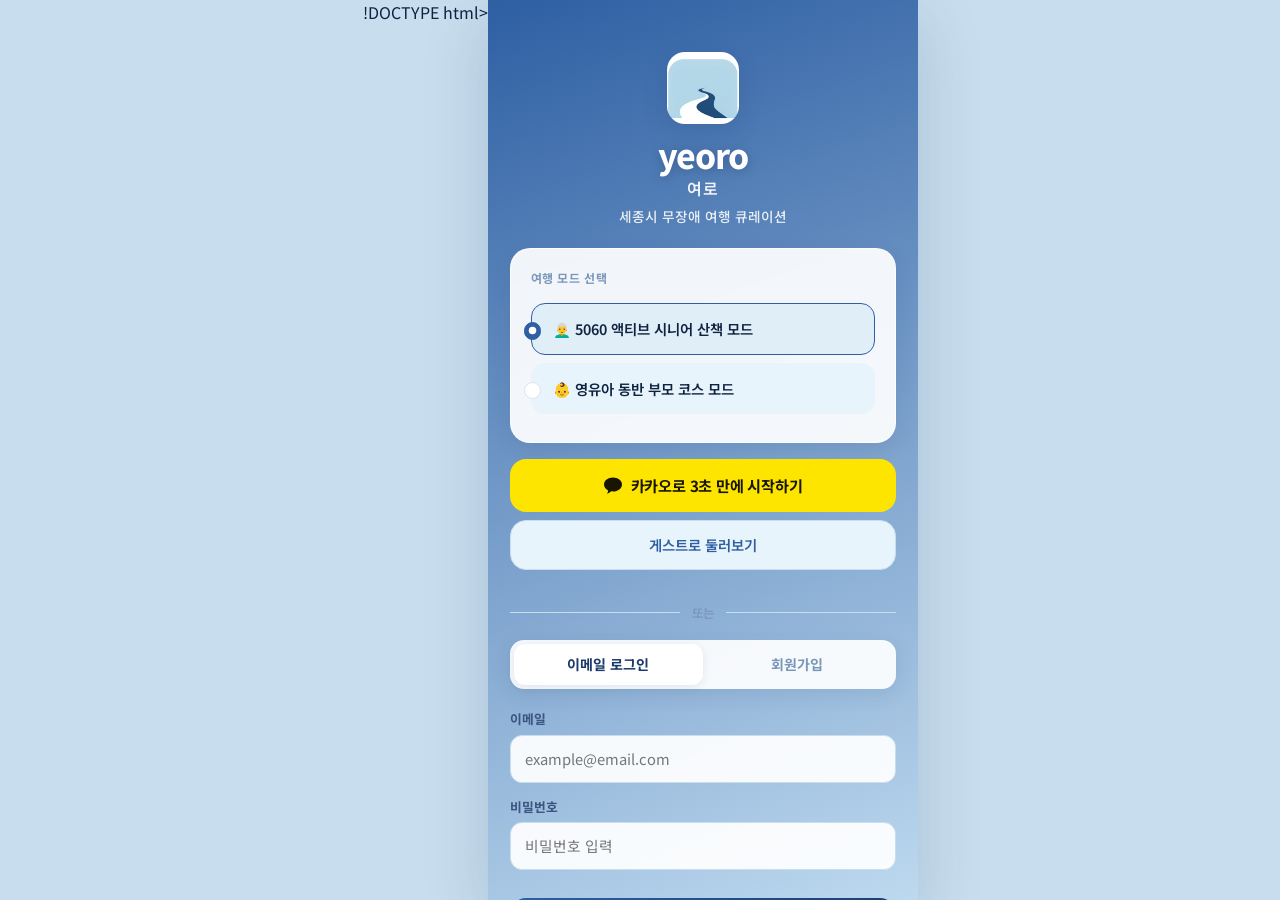
<file: yeoro.html>
!DOCTYPE html>
<html lang="ko">
<head>
    <meta charset="UTF-8">
    <meta name="viewport" content="width=device-width, initial-scale=1.0">
    <title>여로 - 세종시 맞춤형 무장애 큐레이션</title>
    <link href="https://cdn.jsdelivr.net/npm/bootstrap@5.3.0/dist/css/bootstrap.min.css" rel="stylesheet">
    <link href="https://fonts.googleapis.com/icon?family=Material+Icons" rel="stylesheet">
    <link href="https://fonts.googleapis.com/css2?family=Noto+Sans+KR:wght@400;500;600;700;800&family=Jua&family=Gaegu:wght@400;700&display=swap" rel="stylesheet">
    <style>
        :root {
            /* yeoro 로고 기반 컬러 시스템 */
            --yeoro-navy:    #1B3A6B;   /* 짙은 네이비 — 로고 강 색 */
            --yeoro-blue:    #2E5FA3;   /* 중간 블루 — CTA / 포인트 */
            --yeoro-sky:     #BDD9EF;   /* 연한 하늘 — 로고 배경 */
            --yeoro-mist:    #E8F4FB;   /* 더 연한 미스트 — 카드 배경 */
            --yeoro-white:   #FFFFFF;
            --yeoro-bg:      #EDF5FB;   /* 전체 배경 */
            --yeoro-text:    #0F2240;   /* 주 텍스트 */
            --yeoro-sub:     #3A5580;   /* 보조 텍스트 */
            --yeoro-muted:   #7A97B8;   /* 흐린 텍스트 */
            --yeoro-border:  #C8DEEE;   /* 테두리 */
            --app-font-size: 100%;
            /* 모드별 글꼴 — 기본은 Noto Sans, 유아동반 모드에서 Jua로 교체 */
            --app-font-family: 'Noto Sans KR', -apple-system, BlinkMacSystemFont, sans-serif;
        }
 
        * { box-sizing: border-box; }
 
        body {
            font-family: var(--app-font-family);
            background-color: #C8DEEE;
            margin: 0;
            display: flex;
            justify-content: center;
            color: var(--yeoro-text);
            -webkit-font-smoothing: antialiased;
        }
 
        .phone-wrapper {
            width: 100%;
            max-width: 430px;
            height: 100vh;
            background-color: var(--yeoro-bg);
            position: relative;
            display: flex;
            flex-direction: column;
            overflow: hidden;
            box-shadow: 0 20px 60px rgba(27,58,107,0.18);
            font-size: var(--app-font-size);
        }
 
        /* ── 헤더 ── */
        .app-header {
            background: #fff;
            padding: 12px 18px;
            display: flex;
            justify-content: space-between;
            align-items: center;
            border-bottom: 1px solid var(--yeoro-border);
            z-index: 10;
        }
        .logo {
            display: flex;
            align-items: center;
            gap: 8px;
            cursor: pointer;
            text-decoration: none;
        }
        .logo img {
            width: 40px;
            height: 40px;
            border-radius: 10px;
            object-fit: cover;
            flex-shrink: 0;
        }
        .logo-text {
            font-size: 1.2em;
            font-weight: 800;
            color: var(--yeoro-navy);
            letter-spacing: -0.5px;
        }
        .header-action {
            font-size: 0.82em;
            font-weight: 600;
            color: var(--yeoro-muted);
            cursor: pointer;
        }
 
        /* ── 스크롤 영역 ── */
        .app-content {
            flex: 1;
            overflow-y: auto;
            padding: 20px 18px;
            padding-bottom: 96px;
        }
        .app-content::-webkit-scrollbar { display: none; }
 
        /* ── 페이지 타이틀 ── */
        .page-title {
            font-size: 1.5em;
            font-weight: 800;
            line-height: 1.35;
            margin-bottom: 22px;
            color: var(--yeoro-navy);
            letter-spacing: -0.3px;
        }
 
        /* ── 카드 ── */
        .y-card {
            background-color: var(--yeoro-white);
            border-radius: 20px;
            padding: 20px;
            margin-bottom: 12px;
            border: 1px solid var(--yeoro-border);
            box-shadow: 0 2px 10px rgba(27,58,107,0.05);
        }
 
        /* ── 로그인 라디오 ── */
        .y-radio-group .form-check {
            padding: 14px 16px;
            border-radius: 14px;
            background-color: var(--yeoro-mist);
            margin-bottom: 8px;
            border: 1.5px solid transparent;
            display: flex;
            align-items: center;
            transition: border-color 0.15s;
        }
        .y-radio-group .form-check:has(input:checked) {
            border-color: var(--yeoro-blue);
            background-color: #E0EEF8;
        }
        .y-radio-group .form-check-input {
            margin-right: 12px;
            width: 1.1rem;
            height: 1.1rem;
            accent-color: var(--yeoro-blue);
        }
        .y-radio-group .form-check-input:checked {
            background-color: var(--yeoro-blue);
            border-color: var(--yeoro-blue);
        }
 
        /* ── 버튼 ── */
        .y-btn-primary {
            background: linear-gradient(135deg, var(--yeoro-blue) 0%, var(--yeoro-navy) 100%);
            color: white;
            border: none;
            width: 100%;
            padding: 15px;
            border-radius: 16px;
            font-size: 0.95em;
            font-weight: 700;
            letter-spacing: -0.2px;
            transition: opacity 0.15s;
        }
        .y-btn-primary:active { opacity: 0.82; }
 
        .y-btn-secondary {
            background-color: var(--yeoro-mist);
            color: var(--yeoro-blue);
            border: 1.5px solid var(--yeoro-border);
            width: 100%;
            padding: 13px;
            border-radius: 16px;
            font-size: 0.9em;
            font-weight: 600;
        }
 
        /* ── 히어로 배너 ── */
        .hero-banner {
            border-radius: 22px;
            background: linear-gradient(145deg, var(--yeoro-navy) 0%, #2a5298 60%, var(--yeoro-blue) 100%);
            padding: 24px 20px;
            margin-bottom: 20px;
            position: relative;
            overflow: hidden;
        }
        .hero-banner::before {
            content: '';
            position: absolute;
            right: -20px;
            top: -20px;
            width: 140px;
            height: 140px;
            border-radius: 50%;
            background: rgba(189,217,239,0.15);
        }
        .hero-banner::after {
            content: '';
            position: absolute;
            right: 30px;
            bottom: -30px;
            width: 90px;
            height: 90px;
            border-radius: 50%;
            background: rgba(189,217,239,0.10);
        }
        .hero-banner-text {
            color: white;
            font-size: 1.15em;
            font-weight: 700;
            line-height: 1.5;
            position: relative;
            z-index: 1;
        }
        .hero-badge {
            display: inline-flex;
            align-items: center;
            gap: 4px;
            background: rgba(189,217,239,0.22);
            color: var(--yeoro-sky);
            font-size: 0.75em;
            font-weight: 600;
            padding: 4px 10px;
            border-radius: 20px;
            margin-bottom: 10px;
        }
 
        /* ── 메뉴 리스트 ── */
        .menu-row {
            display: flex;
            align-items: center;
            padding: 13px 4px;
            cursor: pointer;
            border-bottom: 1px solid var(--yeoro-mist);
            transition: background 0.1s;
        }
        .menu-row:last-child { border-bottom: none; }
        .menu-icon-box {
            width: 44px;
            height: 44px;
            border-radius: 14px;
            background-color: var(--yeoro-mist);
            display: flex;
            justify-content: center;
            align-items: center;
            margin-right: 16px;
            flex-shrink: 0;
        }
        .menu-icon-box .material-icons { font-size: 1.3rem; }
        .icon-blue   { color: var(--yeoro-blue); }
        .icon-teal   { color: #2A8FA8; }
        .icon-amber  { color: #C07A20; }
        .icon-green  { color: #2A7A4A; }
        .menu-title  { font-weight: 700; font-size: 0.98em; color: var(--yeoro-text); }
        .menu-sub    { font-size: 0.78em; color: var(--yeoro-muted); margin-top: 2px; }
        .menu-arrow  { margin-left: auto; color: var(--yeoro-border); }
 
        /* ── 카테고리 탭 ── */
        .cat-tabs {
            display: flex;
            background-color: var(--yeoro-border);
            padding: 3px;
            border-radius: 14px;
            margin-bottom: 16px;
        }
        .cat-tab {
            flex: 1;
            text-align: center;
            background: none;
            color: var(--yeoro-sub);
            border: none;
            padding: 8px 4px;
            border-radius: 11px;
            font-size: 0.82em;
            font-weight: 600;
            white-space: nowrap;
            transition: all 0.15s;
        }
        .cat-tab.active {
            background-color: var(--yeoro-white);
            color: var(--yeoro-navy);
            box-shadow: 0 2px 8px rgba(27,58,107,0.10);
        }
 
        /* ── 장소 카드 ── */
        .place-card {
            background: var(--yeoro-white);
            border-radius: 18px;
            padding: 16px;
            margin-bottom: 10px;
            border: 1px solid var(--yeoro-border);
            position: relative;
        }
        .place-name  { font-size: 1.05em; font-weight: 700; color: var(--yeoro-navy); margin-bottom: 3px; }
        .place-meta  { font-size: 0.8em; color: var(--yeoro-muted); margin-bottom: 6px; }
        .place-desc  { font-size: 0.82em; color: var(--yeoro-sub); font-weight: 500; margin-bottom: 8px; }
        .place-tag   {
            font-size: 0.75em;
            background-color: var(--yeoro-mist);
            color: var(--yeoro-blue);
            padding: 3px 9px;
            border-radius: 8px;
            display: inline-block;
            font-weight: 600;
            border: 1px solid var(--yeoro-border);
        }
        .add-btn {
            background: linear-gradient(135deg, var(--yeoro-blue), var(--yeoro-navy));
            color: white;
            border: none;
            padding: 5px 14px;
            border-radius: 10px;
            font-size: 0.78em;
            font-weight: 700;
            position: absolute;
            right: 16px;
            top: 16px;
        }
 
        /* ── 타임라인 ── */
        .timeline-node {
            position: relative;
            padding-left: 24px;
            border-left: 2px solid var(--yeoro-border);
            margin-left: 8px;
            padding-bottom: 24px;
        }
        .timeline-node:last-child { border-left-color: transparent; }
        .timeline-node::before {
            content: '';
            position: absolute;
            left: -6px;
            top: 5px;
            width: 10px;
            height: 10px;
            border-radius: 50%;
            background: var(--yeoro-blue);
            box-shadow: 0 0 0 3px rgba(46,95,163,0.18);
        }
        .timeline-title { font-weight: 700; font-size: 1em; margin-bottom: 2px; color: var(--yeoro-navy); }
        .timeline-sub   { font-size: 0.8em; color: var(--yeoro-muted); }
 
        /* ── 바텀 내비 ── */
        .app-bottom-nav {
            position: absolute;
            bottom: 0; left: 0; right: 0;
            height: 76px;
            background-color: rgba(255,255,255,0.97);
            backdrop-filter: blur(12px);
            display: flex;
            justify-content: space-around;
            align-items: center;
            border-top: 1px solid var(--yeoro-border);
            z-index: 10;
            padding-bottom: 10px;
        }
        .nav-item { text-align: center; color: var(--yeoro-border); cursor: pointer; flex: 1; transition: color 0.15s; }
        .nav-item.active { color: var(--yeoro-navy); }
        .nav-item .material-icons { font-size: 1.55rem; display: block; margin-bottom: 2px; }
        .nav-label { font-size: 0.68rem; font-weight: 600; display: block; }
 
        /* ── 플로팅 카트 ── */
        .floating-cart {
            position: absolute;
            left: 18px; right: 18px;
            bottom: 90px;
            background: linear-gradient(135deg, var(--yeoro-navy) 0%, #2a5298 100%);
            color: white;
            border-radius: 16px;
            padding: 14px 18px;
            display: flex;
            justify-content: space-between;
            align-items: center;
            box-shadow: 0 6px 20px rgba(27,58,107,0.25);
            z-index: 99;
            cursor: pointer;
        }
        .cart-highlight { color: var(--yeoro-sky); font-weight: 700; font-size: 0.85em; }
 
        /* ── 바텀시트 모달 ── */
        .modal.fade .modal-dialog { transform: translateY(100%); transition: transform 0.25s ease-out; }
        .modal.show .modal-dialog { transform: translateY(0); }
        .bottom-sheet {
            margin: auto 0 0 0 !important;
            max-width: 430px !important;
            width: 100%;
        }
        .bottom-sheet .modal-content { border-radius: 24px 24px 0 0; border: none; }
 
        /* ── 폰트 사이즈 선택 ── */
        .size-row {
            padding: 16px;
            background-color: var(--yeoro-mist);
            border-radius: 14px;
            margin-bottom: 8px;
            cursor: pointer;
            font-weight: 600;
            display: flex;
            justify-content: space-between;
            align-items: center;
            border: 1.5px solid transparent;
            color: var(--yeoro-sub);
        }
        .size-row.active {
            background-color: #D8EEFA;
            color: var(--yeoro-navy);
            border-color: var(--yeoro-blue);
        }
 
        /* ── 글자 크기 슬라이더 (5060 모드) ── */
        .fontsize-preview {
            background: var(--yeoro-mist);
            border: 1.5px solid var(--yeoro-border);
            border-radius: 16px;
            padding: 22px 18px;
            text-align: center;
            margin-bottom: 18px;
            color: var(--yeoro-navy);
            font-weight: 700;
            line-height: 1.5;
            transition: font-size 0.12s ease-out;
        }
        .fontsize-slider {
            -webkit-appearance: none;
            appearance: none;
            width: 100%;
            height: 8px;
            border-radius: 8px;
            background: linear-gradient(90deg, var(--yeoro-sky), var(--yeoro-blue));
            outline: none;
            margin: 6px 0 2px;
        }
        .fontsize-slider::-webkit-slider-thumb {
            -webkit-appearance: none;
            appearance: none;
            width: 30px; height: 30px;
            border-radius: 50%;
            background: var(--yeoro-white);
            border: 3px solid var(--yeoro-blue);
            box-shadow: 0 2px 8px rgba(27,58,107,0.25);
            cursor: pointer;
        }
        .fontsize-slider::-moz-range-thumb {
            width: 30px; height: 30px;
            border-radius: 50%;
            background: var(--yeoro-white);
            border: 3px solid var(--yeoro-blue);
            box-shadow: 0 2px 8px rgba(27,58,107,0.25);
            cursor: pointer;
        }
        .fontsize-scale {
            display: flex;
            justify-content: space-between;
            font-size: 0.74em;
            color: var(--yeoro-muted);
            font-weight: 600;
            margin-bottom: 4px;
            padding: 0 2px;
        }
        .fontsize-value {
            text-align: center;
            font-size: 0.85em;
            font-weight: 700;
            color: var(--yeoro-blue);
            margin-bottom: 10px;
        }
 
        .hidden { display: none !important; }
 
        /* 섹션 레이블 */
        .section-label {
            font-size: 0.75em;
            font-weight: 700;
            letter-spacing: 0.05em;
            color: var(--yeoro-muted);
            text-transform: uppercase;
            margin-bottom: 8px;
        }
 
        /* ══════════════ 시작 로그인 페이지 (독립 전체화면 오버레이) ══════════════ */
        .auth-screen {
            position: absolute;
            inset: 0;
            z-index: 150;
            display: flex;
            flex-direction: column;
            overflow-y: auto;
            padding: 0 22px 32px;
            /* 미드블루 → 스카이블루 2색 대각선 그라데이션 */
            background: linear-gradient(160deg,
                var(--yeoro-blue) 0%,
                var(--yeoro-sky) 100%);
        }
        .auth-screen::-webkit-scrollbar { display: none; }
        /* 콘텐츠 정렬 */
        .auth-screen > * { position: relative; z-index: 1; }
        .auth-brand {
            text-align: center;
            padding: 52px 0 22px;
        }
        .auth-brand img {
            width: 72px; height: 72px;
            border-radius: 18px;
            object-fit: cover;
            box-shadow: 0 8px 24px rgba(27,58,107,0.16);
        }
        .auth-brand-en {
            font-size: 2.1em;
            font-weight: 800;
            color: #FFFFFF;
            letter-spacing: -1px;
            margin-top: 14px;
            line-height: 1;
            text-shadow: 0 2px 10px rgba(15,34,64,0.25);
        }
        .auth-brand-name {
            font-size: 1.0em;
            font-weight: 600;
            color: rgba(255,255,255,0.92);
            letter-spacing: 0.5px;
            margin-top: 4px;
        }
        .auth-brand-tagline {
            font-size: 0.85em;
            color: rgba(255,255,255,0.88);
            font-weight: 500;
            margin-top: 6px;
        }
        /* 그라데이션 위에 떠 보이도록 카드/탭 반투명 처리 */
        .auth-screen .y-card,
        .auth-screen .auth-toggle-tabs {
            background: rgba(255,255,255,0.92);
            backdrop-filter: blur(8px);
            -webkit-backdrop-filter: blur(8px);
            border-color: rgba(255,255,255,0.7);
            box-shadow: 0 6px 20px rgba(27,58,107,0.10);
        }
        .auth-screen .auth-input {
            background: rgba(255,255,255,0.92);
        }
 
 
        .onboard-wrap {
            position: absolute;
            inset: 0;
            /* Canva 'Blue gradient login' 템플릿 스타일을 yeoro 테마 색으로 재현
               — 위쪽 네이비 → 미드블루 → 스카이 → 미스트로 흐르는 대각선 그라데이션 */
            background:
                linear-gradient(160deg,
                    var(--yeoro-navy) 0%,
                    #24508C 22%,
                    var(--yeoro-blue) 42%,
                    #6F9BCB 62%,
                    var(--yeoro-sky) 80%,
                    var(--yeoro-mist) 100%);
            z-index: 200;
            display: flex;
            flex-direction: column;
        }
        .onboard-skip {
            position: absolute;
            top: 16px; right: 16px;
            font-size: 0.82em;
            font-weight: 600;
            color: rgba(255,255,255,0.85);
            cursor: pointer;
            z-index: 5;
            padding: 6px 10px;
        }
        .onboard-header {
            padding: 56px 24px 4px;
            text-align: center;
        }
        .onboard-header-title {
            font-size: 1.3em;
            font-weight: 800;
            color: #FFFFFF;
            line-height: 1.4;
            letter-spacing: -0.3px;
            text-shadow: 0 1px 8px rgba(15,34,64,0.25);
        }
        .onboard-header-sub {
            font-size: 0.85em;
            color: rgba(230,241,251,0.92);
            margin-top: 6px;
            font-weight: 500;
        }
        .onboard-grid {
            flex: 1;
            display: grid;
            grid-template-columns: 1fr 1fr;
            grid-template-rows: 1fr 1fr;
            gap: 12px;
            padding: 20px 18px;
            overflow-y: auto;
        }
        .onboard-card {
            background: rgba(255,255,255,0.92);
            backdrop-filter: blur(8px);
            -webkit-backdrop-filter: blur(8px);
            border: 1px solid rgba(255,255,255,0.7);
            border-radius: 22px;
            padding: 18px 14px;
            display: flex;
            flex-direction: column;
            align-items: center;
            justify-content: center;
            text-align: center;
            box-shadow: 0 8px 24px rgba(15,34,64,0.18);
        }
        .onboard-card-illust {
            width: 64px;
            height: 64px;
            border-radius: 18px;
            display: flex;
            align-items: center;
            justify-content: center;
            margin-bottom: 14px;
            background: linear-gradient(145deg, var(--yeoro-sky) 0%, var(--yeoro-mist) 100%);
        }
        .onboard-card-illust .material-icons {
            font-size: 30px;
            color: var(--yeoro-navy);
        }
        .onboard-card-title {
            font-size: 0.93em;
            font-weight: 800;
            color: var(--yeoro-navy);
            line-height: 1.4;
            margin-bottom: 6px;
            letter-spacing: -0.2px;
        }
        .onboard-card-desc {
            font-size: 0.74em;
            color: var(--yeoro-sub);
            line-height: 1.5;
            font-weight: 500;
        }
        .onboard-bottom {
            padding: 8px 24px 28px;
        }
 
        /* ══════════════ 게스트 안내 배너 ══════════════ */
        .guest-banner {
            background: linear-gradient(135deg, #FFF6E0 0%, #FFEFC8 100%);
            border: 1.5px solid #F4D998;
            border-radius: 16px;
            padding: 14px 16px;
            margin-bottom: 14px;
            display: flex;
            align-items: center;
            gap: 12px;
        }
        .guest-banner .material-icons {
            color: #B8860B;
            font-size: 1.5rem;
            flex-shrink: 0;
        }
        .guest-banner-text {
            font-size: 0.8em;
            color: #6B5418;
            line-height: 1.5;
            font-weight: 600;
        }
        .guest-banner-link {
            color: var(--yeoro-navy);
            text-decoration: underline;
            cursor: pointer;
            font-weight: 700;
        }
 
        /* ══════════════ 인증 화면 공통(회원가입/로그인) ══════════════ */
        .auth-toggle-tabs {
            display: flex;
            background: var(--yeoro-mist);
            border-radius: 14px;
            padding: 4px;
            margin-bottom: 20px;
        }
        .auth-toggle-tab {
            flex: 1;
            text-align: center;
            background: none;
            border: none;
            padding: 10px 4px;
            border-radius: 11px;
            font-size: 0.88em;
            font-weight: 700;
            color: var(--yeoro-muted);
            transition: all 0.15s;
        }
        .auth-toggle-tab.active {
            background: var(--yeoro-white);
            color: var(--yeoro-navy);
            box-shadow: 0 2px 8px rgba(27,58,107,0.10);
        }
        .auth-input-group { margin-bottom: 14px; }
        .auth-label {
            font-size: 0.8em;
            font-weight: 700;
            color: var(--yeoro-sub);
            margin-bottom: 6px;
            display: block;
        }
        .auth-input {
            width: 100%;
            border: 1.5px solid var(--yeoro-border);
            border-radius: 12px;
            padding: 12px 14px;
            font-size: 0.92em;
            color: var(--yeoro-text);
            outline: none;
            transition: border-color 0.15s;
            background: var(--yeoro-white);
        }
        .auth-input:focus { border-color: var(--yeoro-blue); }
        .auth-error {
            font-size: 0.76em;
            color: #c0392b;
            margin-top: 5px;
            font-weight: 600;
            min-height: 14px;
        }
        .auth-divider {
            display: flex;
            align-items: center;
            gap: 12px;
            margin: 18px 0;
            color: var(--yeoro-muted);
            font-size: 0.78em;
            font-weight: 600;
        }
        .auth-divider::before, .auth-divider::after {
            content: '';
            flex: 1;
            height: 1px;
            background: var(--yeoro-border);
        }
        .kakao-btn {
            background: #FEE500;
            color: #181600;
            border: none;
            width: 100%;
            padding: 15px;
            border-radius: 16px;
            font-size: 0.95em;
            font-weight: 700;
            display: flex;
            align-items: center;
            justify-content: center;
            gap: 8px;
            letter-spacing: -0.2px;
        }
        .kakao-btn:active { opacity: 0.85; }
        .auth-link-row {
            text-align: center;
            margin-top: 16px;
            font-size: 0.82em;
            color: var(--yeoro-muted);
        }
        .auth-link-row a {
            color: var(--yeoro-blue);
            font-weight: 700;
            text-decoration: none;
            cursor: pointer;
        }
 
        /* ══════════════ 여행로그 카드 ══════════════ */
        .log-entry-card {
            background: var(--yeoro-white);
            border-radius: 16px;
            padding: 14px 16px;
            margin-bottom: 10px;
            border: 1px solid var(--yeoro-border);
            display: flex;
            align-items: center;
            gap: 12px;
        }
        .log-entry-icon {
            width: 38px; height: 38px;
            border-radius: 11px;
            background: var(--yeoro-mist);
            display: flex;
            align-items: center;
            justify-content: center;
            flex-shrink: 0;
        }
        .log-entry-icon .material-icons { font-size: 1.1rem; color: var(--yeoro-blue); }
        .log-entry-name { font-weight: 700; font-size: 0.92em; color: var(--yeoro-navy); }
        .log-entry-meta { font-size: 0.74em; color: var(--yeoro-muted); margin-top: 2px; }
        .log-entry-del {
            margin-left: auto;
            color: var(--yeoro-border);
            cursor: pointer;
            font-size: 1.1rem;
            flex-shrink: 0;
        }
    </style>
<script type="text/plain" id="logo-data">iVBORw0KGgoAAAANSUhEUgAAAIAAAACACAIAAABMXPacAAAgB0lEQVR42u19SZAk13ne/71cauvu6e7ZNwyAAUBgOAQEm4EBCJumaJEhW6TCkkLhcOjgsCIUPtg++KSwwwfeZEm+2OEDFQ7DomXJgm0pQBEEN4E0QcAgBwSIbbANMJjB7DOY6em9qjLzfT5kVWa+zJdLdTdJhN2JiUB3VXXWy/fv3788kJTt6+d3qe0t2CbANgG2r20CbBNg+9omwDYBtq9tAmwTYPv62V7ult/x/+3AGh9BAtBcGf4/YFtu3ZO6m19Esg5NGUY61NRl+BILVGL5z0XGs344WQc3xAI0Pk8KkP5Ajt4GBCJKwVfKc4DSG/xMCMDMvoeay4NwoR8sDaO1YRhoCUOtqbOf5ninkL0BhOMHhfVRslQc7UqWAOOtSl6nCIyXcyuO7wcYnze2XoQQxGsubC8gjqNcpToupn13tuPtaHsdV2FzZMBEaGj2a26uB5eWBjfXg7UgjDRFRAkBif/LcTF/qtrJYP8RYX9Kho0xHSkK8F010/[base64]/aOJ0o1ILbKz69+7a2q27W6NBMT7szqMXr+6fG114Cqo/K4ze5PMdmFEh+T3kblFQ7e6uRBsqbiM5JVZS5zd6+JP5kpCiuc6d8337pxrb5YA8e5fXx2+dnV5bRiODb7hIZBEZq1lepwpATblNDazBRtTNTQsRuphZRyhAp0wluoskShC4NCOzrHdXQdoSgCbMpCrK8OXLy+GWid6jQUtgyYxI7I2juM1WzYPJT/TxunWsAGVYXldhDJBSM8xrcZ6NdlsABJq7p/u3L9vKmHcKgJYd//a6uAnlxa1JgDaFHyyjbTsc4Wioalam/IwkmeGpI59+sgZT79yr3OGJl4+ypdY4UPTDAOR+uAAJNKyf0f7gb1TqlwOXCm4bvEPt/rhy5eWwkg7SnEso7R8PSzqpl6zoMBHWf+w5Glz7xn+ZLqLLKfo+AlAi6yg4JIyF+WZK4hV6ph/M88xep3iOLi01PeUOr6nV7Ymt/jMEBlG+tUry0OtXShN5paWW0o+jkWtr48y2ybmBlWqBIoBRhCjvyLypsfcf6Q4gzZurZEXNjNOYEEYU/vJDL0opMShEcWBnFtYa7vqrvmOlQYui8qUcura8mJ/6KlUQRkbOHJtzG2ClDIdc3yWfSX7e2KjaQ+nzMdHnl1ZIBQswRhFj+LZPB9kSQUBTdtrvptZeIxgGPvDMYhEARTk3Rurs213V9crfqsqImMXltYvLvY9ZfKYzYFEJp8wdt1qTRtNHUVm7fqIsRLeovXGNJ1EZvaeWT+e6SUFXwN1GhLFh85+Y6x/MVb7MHUjxgQlIRJpnr6xFmpLSKNyXkc/[base64]/jP8SkjG6tfxNJkqlfH6aQldDd2KxEmE6VkgAy+MyDMG7ouSxqxDTCNzwXKfrCy9YLLziOSASQZqAVh0L8a2mgDWgvDsrfVju6eylkBld+HSUn9lEIz1T34tyGOHhp5MlIQhuYn8I/04kFM2xr/ElR5/CgnTC4QQFhWuJFpm/[base64]/MtxIdnlE7maQzKYiVHA1lMXLbx/[base64]/[base64]/lIZUxIa+KMpbmBYpq1SVoM2XxQ1j6MrGGJLYnzZhRqTQOKYN6Ooeh0ViRgUWQONMnhspwIluQjq8mDsjiPLAU/mnBNBQ3SbJolGiErEmEsYEGwf/04IYDyhSGnJ1GbF6vYAbIK9rclKA1PrexhuBH11CC3h7ENswJJsReEFBzMYOEwCcCStLah+kWKGT8zbqjDn0vdAxYUQZnvgbJCNtSgy2i8sry/UCkZaYhRNAZ1MKuJhppcbFsQ8vtcs9DqGmJYUrWNY2aWOYLVAkfTqyl41LByfqU8cSwExTwzRi5Q5dOoWkVg8CfL9pg1RhmW2J/[base64]/LsHkzNKcPI/XuOgZ8468/oVsqJo0W7kFuynKxxxjlAIsd9KUJZk0medcW1kIqUHyYRYzAAWgr8zoo84TKzpu3OrOA1baG+Yro/Lc6loWnkLGsR9FlONQqV21NWfZanrKaIyCPi2iYKirO0Lh21BQ5U2Yxr5imgaZlSgeKz5oswFV0SCbKEbUK0yIoAaHLMOwi44wC9YmTjZmnaJSjY+N6/xcnGUx12JpymJNIIaqKvMyr5bVX9CoUC7zDtKdKibLK/YFdQ7qhiDTuhgw25ZpE0CzAgcok1G3cnfQHExB3V5XpvlgC1nTEDcX6FfKEMsA7S2/YNFReelkndlQ1c5vw9gq/Spa9K/Fa6QdVC34bonNREWmu8ykN3CXJzbJBd8AJT4zGjKAW67d2LSQJ+tw5XJXVXB8g0elNeFoAEA5EKMeiq3R72yCRDHBgSqC6JxFhukP0JQAZuqUqumGMsXEgkGsvkulzWBlmJtrJ2Hldk4ISWMCBYRcMFDsq0StGncN9cnmIG2F5UNlZGSxCqX2A3aUyFo5WQZk0/x5cimpMMUs8+qqqxuzKtgtwQ7KDGM168B2n6pCJZEaTVWrHlhJ2oqYGbXVTA3tiOV7UI4a0GzWT4wwbVQqh9dKOJz1gs+q5dekh7E1GoQmKMa6D3NyHcWy6upC4a2yAeAbdxIsfhdrovWqL5u8BbtM/lDyscaRSlnoUm8mLFWEsLqhNCGYjTnFtS7ZhIJdxHpsW0xWNvyzmSyxbpyIBeIyCpRpfejqp1fSAFycUDVywj2u8u+tpahpyfOo/[base64]/45IlPnHj4wX17dypHheHQtMT2kVrYEkFAIxVUOjmDBQKgcbxTqhczf8tal6J6fki8orEiIel67htvvf/tp5//4PzVtfUBtVaO+zu//esPP/SJtZW1MAwkJFShSiEfl2xKJpLUfBpO1emF0gq2KgkgWZk1ybpaVchvRbkUmrMcqNlut95798IfffnP18PIb3V8v6WjyPG86em26EhTa60BES2QrR1FVNjGBPyHiJYGiX0msxlgQa9tkfBH4TK6jyCanGp7U+2upghE64iUoD/4T//5q1/7xrOLS6uddrvX7TiOIyKMtGjKxhRrre4pyT+h/m9RLu+kiJy8uHh1ue8paI4meWqyeixchRtKC+axcd4j6bX88+evPfHE02+fuRBG2nMUgCiIwuFwbn72Y/ccOX78rjtuPzA/O+25jmY0DKJI63HbcTLEB1U+V7MVoYB9J2NFWd4FnnHrIELlOicO7phve+m4t5MXFq+uxAQYuRLjMRHCBqggLEgAtsAlTbxmiu97YRC98uo7z5987b0zF5fXVh0o33GiKBwOA+W6c/Ozhw7uuevOQ/ccPXTwwO5ut03qYRBGmoAAKE6sm1w6RgQAhNpsBkJDvxpCKq9IgJEEiB5PsSgb0tR419DACZ4E3iEVVMv3B4PBuQtXT51699SbZy5fubE+GCpHuUoxCsMgoKDTbe/ft/vuu48cP3b09sN7e912qPVwGFAESgGCCiy3RhOlvfHZJpgKWCip9WhOgCQzvmkCbNGVpZ3WhFK+5zmus7y8evbcpbdPf3Du/fNnz19bWFr1XLR9j5QwjLRmq+Uf2L/72H13PHD8rtsO71GOsz4MQCqlik4JGvX4cDQnS5gQIKkjY2MJcDznoYIKunVlpe8p0CAALFVFDTRSFQEmEwVzDJLREQDlKMdxXKg2IrWy/PKp95/64RuvvXsuDMNeqx0/WhiFURRNddv3HD30qYd/4dixOz3f7Q+GIqKQ706rp0F2/DTHumjsLNQTYDzMzPHchw7O5CTg1pXlzRJgqyWAthDBaDnUFCGUcnb22g8e6Kkw/O6Lp//kqee//9JbLdd1oEY9WToKgsBxnXuOHvnlzz1y78eO9IdDEZ3MXC4pjDWYAGn/T1o/llpBNPJWmhOAFQj/ZgnA6qwAUQ5DlgEBgSY0T9w2f3DGjyJ+5Ws//Hd/9p2V9XVPqXigklKg5mAw9Dzvlz770K/88iMEtI4Q93EBJRopU7eamRWZjM1IZz6itJFKTBUEUmVUkDUOMKOGLUOwGqVZksLuxiNWKCK+A4KvXF7oB5Hj4Lf/wSNf/t3f2tHrhpEe1fmShLS7bcdTX//ms4/91yfDYeg4TuLs1Syedo7kJJtkjSJUDdKBLa5qGsP3VT2LyXyV6keLXXyF2AVn7EPH4XAQRZ/+m0d/97c+H2oqlWn81JqU3lT35I9f/7PHvwWq6smxk3Ehm0B4+YdSG0uubAZoy5wwYHlgppM2RmXSLO+TSyipyZC8Y77X9RRFHKU0+UuPHDuwa3YYhshWfFF0pKenp1548dSPfnyq7be0Zsmu065ZbCUPbCwLOQWsamnJDdnZipF4aRKL1X5/2myFQtI6+TnSMozoO+r43plje6Yyn0er5bZbHmlBJynieN4zz728tj5QjsrCqIX5jJbeNjYuWs7/WW0+gDKZuNV08VakNJAeFwKDoZE/Z6EQ7pASijCiUmqm5R6cbh2e7fQyw/C0puPgzMUbV27c8lyHWfSAI//JdZyrV25cvnzjzjv3DYdBTk1Yyqlge7qKjvhyI8AKAiA3Lgd15q9g7qsJmRbPjkbZGf4GRChabJ3BpGgyPivFU2rGd+e63r7p9q6ulzs+JIq046j1YfgHf/yN/vqw0/a11jYTgiAM19cHSuUBobSZhrkwbOLkOeqAuY1KwIYCrOLgG1PL0jLfkxLqWEuj7TrTHXd3r7Wr5820Pd/J1z9pzfionZtLa//6Pz7x3Munu93WeCpDPq9O0vfcXi/5gJ1ZkIGVMdm+N4o5rRLAGqeRk3F9Ce6SQ1AMOGvM7PAUdrT8ua6/q+vPd7ye71ipTk2BxA7Pt//Pqd//L9985/y1XqcdRXqk4kydCCAKo9mZqfm5aR3p5EwnWJNosCftjEUUs0GWsX25FtAiAdhA9RgOMZoaC2YnQlv0IUaTdqi1QND2nB09b1fXn+/6M23Xzwz4NabPUyJqRykoiMgLr7//R3/xg78++YYmu912FEXMsqPpwoZRtG/vfK/[base64]/M7zb3zlq8/++M1zw4idjjfd62itaYzKsFQkaK39lnf7bfsjrScdkCjllSqNhibRoLRrI0xlGDBJm2HZIJmIDCmeUju7/v7p1v7p9nTLsu/F3deaSsGBWhsEX//+a1/5q+dePn1eg92270FFmpHWUlt5CInCaM/Ouf37dwZBUDj2rKE3semQ1CBAVStrCbHrTUBO3SPeeq3Zdp0j0+3Ds525jufAsu+wYRgUUQrDIPof33rhT5760evvXhSw024JRGuK6AL6SysNIAij6OCB3b2pTjAMlIMsbcByvt9AxReybb8WV9StiBGqo7pKvD/fVUBKSE1ipuUcnmkfmu0mqiYxqhWIbsz4EPneybf/w39/+vlX33U9t9trkaK1LhZV0/zJiPUwSnkfOrhbxaezGLYVJW1RqY0FTI+myawclqoNtxbWwwQvM99CCyiRkIwiznb8O+a7B2faLacwlK6S8PHuLyyt/dvHnvrzb54MyKmpDkWiMDKQeJSBILkyJVDTcZ39+3YxDdBYeoZMNjbNnEOHzUVFtEvABF6QVM/t4GhnGGhOe+4du3tH5jueQq2Qwbb7p9698C//8PGXT1+cnu64grjiYQKdLRk5oGih73s7ZnokYXfwc01Nkh1CZtT/Tpz1YI5R3I1YGNh6GHMBAhBEdBXu3tm9a+dUJz7lkpMVqmhSKbzwxrnf+dJj1xZXduzohZGW7Fm5E3gwmWNANP223275mvm6gdGENzLPkgWoomGHQW2VoVujXGobje2rQBBxvu0e37djV88Tc4Y8bHJeXLImFfD+pZv/7Pf+2/Wl1V63E4ahMUsahXa9JmoB41DYivaldKKt0W8y6KWJF+XaUgX1YFwFVbUINY/Od+/bO+0rFDVmVRMEDZ9Ja/7+Y0+evXx9x3QvDCMDjd9I3fVIDwEYDoPBcDjm9sKsYTRpqdkECVCXD9gIzj2OrSByfO/0A/tnkt1n+e7rXAMMUtUP4NSZy0+ffKPXbYehthy+IYXkQLP1KiWDwfDmwjKQHFZUDBNNz8Q2ZofNrGLJWtEsI9aA8NmZqgr4hQOzd+3sFSvmmNlulh2EYp5k+sNX3ltcXVNwyK3MzAEIwujcucuOUvkqeItCg3GITtp8vdG6S/NR1EZvkQe3CKHWn9gzc9uONpnbTfuOixTOwzJZ6cLl6zrSkwT7jVZP0nGd198+t7baHycDLCIwLkO05MI2lA/IvcSNE8A6niyM9J1zU7fPdTguV6JUVWrk9xzpcXTJ6uZnp2OYrCrDw+TsN8vpZdYuVJK+752/cPUnr55u+34UMZt35hiXjctjOTrzoUgMWisqGjgwxumhamMwhwnXMaKe7/j37p2WksNMy5p1zaNfJDeS/NEH75nq9SKty8pk7KlwVjFgks51lPr2d0/evLnke571dBvz8BwWbgER24mIDfYxmxCfvD8AxiCOOCxxIPfunfEUWGkamTEG2mYA0lcUSD547+GHjx9dWV93HGU57EtKBmXUTQKRUdeNc/nKh4//5Xfj3dSamaPv8ozB3OGddRudHN3FUiNcZgMmaBAb/T+knm17e7q+FKoWYANFiqkk66kwpDiO+lf/5Fd2z+4Y6tBRo1COZIl0MVtQPJ56bTQPZ4fcRZrtTuull99+4mvP+K4rAp2XA1sWN6uRxkKwgXH+BQJgA1ZlnEYn9093VAn8XzZZLD4IVNkqTUYrU9Ca99+z/w/+xW8KnEBnyntQVFoGzyIPyuXOtRrdQmt2u53vfO+Fr3792ZbvQVQqB/njqNI/L5wkzknKN1lCgGa1WPm59SIU8ZSa7/rNqZhsvVNbkq8Qan7x7xz/w3/+mwJ3EAWuo1LDu5F0XZ5gEdlqtZ76zg//9PG/higoFWV7gyj2o8/yB9o1JIFl3Woi4SlmLTTZclXHPKDSyp8JcJtj/BoJVYg0/+HnH3zs3/zjg7t3LvX7jqNUrQtO5gMo+3sipNbstlv/+wcv/vGfPhUOo7bv6yhfkJe7HfPaFA3pnwQi5QRgIzAOGRHwHOWqRhV2mGTrU3FRiDT/7kN3/6/f+6dfePTB1UEwiELXcVTtUTzW8/Eo+QNJIZrs9bovvPTmv//y/7xw/mqv09KkjschaJJSEIQchSUz6nyyy/nSl74kIheX+ivD0EF6iFStDYAAChS2XXX7XE+hRnrUJnAPAFrruZnOr376/gO7dr7x/[base64]/w456NUOQFYPsvN9EGzxzQdnu14StXgT9xE12o6bAoR9cxU+xc/+bHPPHjfYBi9f+n6rZXVeHYHZVIawNwbkHEPmvve2YtvvHV2z665A/t2BpHW1Ej6+1DgaOO03vx+o4C0QqlD0+3YcI4IcGm5vzIIFVBri2HU5wBAqPXeqVbPd6td3U31DMMwCZrUlH07p//eox//xU8eA3Dm8oc3l1ddBddxIeb5580OhMgqGlJanrdwa/nFV98JhsHdRw/7vheGYYkcmJNdsqdhA0W9HauggzPtrkmAgZUApYgr0sOZA82ur3b3WpIpoGx+bGlDz9kY6gooxD3lsm9++vMPH/vcQx/vtFqXri1eX1jS1L7nKigmA4dQwVP5RFe8t6S4nivgm2+fO3/x2u2H9+2c2zEMwvGx2TA0jnGHjGFB8dQMxAotIQDis21furx0/tZa3CdsoA7VM1hEIBJoPdtx//btu5zi4e5bkGwYh5/FyepIMTFHQUQuX1/+q2dee+L7L756+nwQht1WK25CGvsxleebwI5cOlDr6/3p6d5vfPEzj5z4eKCjMIyUGp/8jQINbASQzGQNCOE6Dx+cne94jDEQQN68vvLOhytxl0/DiCx7gJemnDg8t2+qxYmb/ycIHFnIQCRfE4OXMVyxNoieefGtv/zeSz94+fSHC8u+57Y9HyIRNY0THExnpny2jFIqCqNIR5868Ylf+8KnZ2Z6q+t9pbIKqZ4A4/g8viH+1pGdMy03JcAHt/qvXLnlmJPeG5xPMTqGeahl/0zrxKE52epJ2SwJAK0xUOy1J0HJ2+euPfnMa19/9tU3z10KwrDje77rUcikYD1/Ppcl1RTzUxz7rfUHtx3a82tf+PTx++7oB4EmHYVC0xUwBq7zBIBAoMmplvupw/MtV6UqaGE9eP6DBZ0MQGiMkKY97MJHDs/v7vn86dBAbI0rtPk7cfGowqgDdXlt+MxPTj/13OvPvPTW5Ru3fMdp+56Co22jFs0ty5loOA6GgyEUPv/Zh/7+504ozx0GwWj6AbKeJ2EhgIhQAZHWu6fajxyeG905JkAY8dlzN5cHQzW2Mg1pkJjcgNzZcR89sktt9bD4sgG76fFrtuPBxuZhpJdE5IPLN5987rVvPPva6+9dXFnvt3zPd9006jH2DDa3Q2J1RHJ90D9+313/6Nc/u3fv/NpggLTvHoYDCrPocVQWr++Y69y/b3akP0hqESXy0qWlswurnhJOKARJy/Iw0g/sm7l719TWCkHpGLKCYtI2/JUUUmMsEMOAJ187++Szr37/J29dvL4QV1JnRQElxzmlrVSAo9R6f33HzPRv/OpnPvk3PhYJ1Wggi+GPGl5QIh3kiUNz+6bbKQHiDw1CvRZE2MwwL4oDmWl78nO6qkdlxRYiEYiF5fWL1xZi/HnSTmuhKKWGQaCUOnxwj3IUUxubD8SKN5luuSnCsbUFBx/9i+MRE0qpj8J6UNoiu9mg9SNPCW4N7wETTxNAGQG2r5/9pba3YJsA2wTYvrYJsE2A7WubANsE2L5+9tf/BTOfxAe281UAAAAAAElFTkSuQmCC</script>
</head>
<body>
<div class="phone-wrapper" id="app-root-wrapper">
 
    <!-- ══════════════ 온보딩(튜토리얼) — 2x2 그리드 ══════════════ -->
    <div class="onboard-wrap" id="onboard-screen">
        <div class="onboard-skip" onclick="finishOnboarding()">건너뛰기</div>
        <div class="onboard-header">
            <div class="onboard-header-title">세종시 무장애 여행,<br>여로가 도와드릴게요</div>
            <div class="onboard-header-sub">여로의 핵심 기능을 한눈에 살펴보세요</div>
        </div>
        <div class="onboard-grid">
            <div class="onboard-card">
                <div class="onboard-card-illust"><span class="material-icons">accessible_forward</span></div>
                <div class="onboard-card-title">무장애 동선<br>큐레이션</div>
                <div class="onboard-card-desc">휠체어·유모차도 걱정 없는<br>평탄한 동선만 골라드려요</div>
            </div>
            <div class="onboard-card">
                <div class="onboard-card-illust"><span class="material-icons">explore</span></div>
                <div class="onboard-card-title">통합 정보<br>실시간 검색</div>
                <div class="onboard-card-desc">관광·맛집·축제·의료기관을<br>한 번에 모아드려요</div>
            </div>
            <div class="onboard-card">
                <div class="onboard-card-illust"><span class="material-icons">route</span></div>
                <div class="onboard-card-title">내 위치 기반<br>동선 추천</div>
                <div class="onboard-card-desc">담아둔 장소를 가까운 순서로<br>자동 정렬해드려요</div>
            </div>
            <div class="onboard-card">
                <div class="onboard-card-illust"><span class="material-icons">history_edu</span></div>
                <div class="onboard-card-title">나만의<br>여행로그</div>
                <div class="onboard-card-desc">게스트로 둘러봐도<br>기록은 저장돼요</div>
            </div>
        </div>
        <div class="onboard-bottom">
            <button class="y-btn-primary" onclick="finishOnboarding()">시작하기</button>
        </div>
    </div>
 
    <!-- ══════════════ 시작 로그인 페이지 (독립 전체화면) ══════════════ -->
    <div class="auth-screen" id="auth-screen">
        <div class="auth-brand">
            <img id="auth-logo" alt="여로 로고">
            <div class="auth-brand-en">yeoro</div>
            <div class="auth-brand-name">여로</div>
            <div class="auth-brand-tagline">세종시 무장애 여행 큐레이션</div>
        </div>
 
        <div class="y-card mb-3">
            <div class="section-label mb-3">여행 모드 선택</div>
            <div class="y-radio-group">
                <div class="form-check">
                    <input class="form-check-input" type="radio" name="loginTargetRadio" id="radio5060" value="5060" checked>
                    <label class="form-check-label fw-semibold" for="radio5060" style="font-size:0.9em;">👨‍🦳 5060 액티브 시니어 산책 모드</label>
                </div>
                <div class="form-check">
                    <input class="form-check-input" type="radio" name="loginTargetRadio" id="radioFamily" value="family">
                    <label class="form-check-label fw-semibold" for="radioFamily" style="font-size:0.9em;">👶 영유아 동반 부모 코스 모드</label>
                </div>
            </div>
        </div>
 
        <!-- 카카오 로그인 -->
        <button class="kakao-btn mb-2" onclick="startKakaoOAuth()">
            <svg width="20" height="20" viewBox="0 0 20 20" fill="none"><path d="M10 1.5C5.03 1.5 1 4.66 1 8.55c0 2.5 1.66 4.7 4.17 5.96-.18.67-.67 2.48-.77 2.87-.12.48.18.47.38.34.16-.1 2.5-1.7 3.52-2.39.55.08 1.12.12 1.7.12 4.97 0 9-3.16 9-7.05S14.97 1.5 10 1.5z" fill="#181600"/></svg>
            카카오로 3초 만에 시작하기
        </button>
        <button class="y-btn-secondary mb-3" onclick="browseAsGuest()">게스트로 둘러보기</button>
 
        <div class="auth-divider">또는</div>
 
        <!-- 이메일 로그인/회원가입 토글 -->
        <div class="auth-toggle-tabs">
            <button class="auth-toggle-tab active" id="auth-tab-login" onclick="switchAuthTab('login')">이메일 로그인</button>
            <button class="auth-toggle-tab" id="auth-tab-signup" onclick="switchAuthTab('signup')">회원가입</button>
        </div>
 
        <!-- 로그인 폼 -->
        <div id="auth-form-login">
            <div class="auth-input-group">
                <label class="auth-label">이메일</label>
                <input type="email" class="auth-input" id="login-email" placeholder="example@email.com">
            </div>
            <div class="auth-input-group">
                <label class="auth-label">비밀번호</label>
                <input type="password" class="auth-input" id="login-pw" placeholder="비밀번호 입력">
            </div>
            <div class="auth-error" id="login-error"></div>
            <button class="y-btn-primary" onclick="handleEmailLogin()">로그인</button>
        </div>
 
        <!-- 회원가입 폼 -->
        <div id="auth-form-signup" class="hidden">
            <div class="auth-input-group">
                <label class="auth-label">닉네임</label>
                <input type="text" class="auth-input" id="signup-nickname" placeholder="여로에서 사용할 닉네임">
            </div>
            <div class="auth-input-group">
                <label class="auth-label">이메일</label>
                <input type="email" class="auth-input" id="signup-email" placeholder="example@email.com">
            </div>
            <div class="auth-input-group">
                <label class="auth-label">비밀번호</label>
                <input type="password" class="auth-input" id="signup-pw" placeholder="6자 이상 입력해주세요">
            </div>
            <div class="auth-input-group">
                <label class="auth-label">비밀번호 확인</label>
                <input type="password" class="auth-input" id="signup-pw2" placeholder="비밀번호를 한 번 더 입력">
            </div>
            <div class="auth-error" id="signup-error"></div>
            <button class="y-btn-primary" onclick="handleEmailSignup()">회원가입 완료</button>
        </div>
 
        <div class="auth-link-row" id="auth-switch-hint">
            계정이 없으신가요? <a onclick="switchAuthTab('signup')">회원가입하기</a>
        </div>
    </div>
 
 
    <!-- 헤더 -->
    <div class="app-header">
        <div class="logo" onclick="changeScreen('main')">
            <img id="yeoro-logo" alt="여로 로고">
            <span class="logo-text">여로</span>
        </div>
        <span class="header-action" id="user-profile-indicator" onclick="changeScreen('login')">시작하기</span>
    </div>
 
    <!-- 콘텐츠 -->
    <div class="app-content" id="main-app-content">
 
        <!-- 내 정보 (프로필) 화면 -->
        <div id="screen-login" class="py-2">
            <div class="page-title">내 정보</div>
 
            <!-- 프로필 카드 -->
            <div class="y-card mb-3" style="display:flex;align-items:center;gap:14px;">
                <div style="width:54px;height:54px;border-radius:16px;background:linear-gradient(145deg,var(--yeoro-sky),var(--yeoro-mist));display:flex;align-items:center;justify-content:center;flex-shrink:0;">
                    <span class="material-icons" style="color:var(--yeoro-navy);font-size:1.7rem;">person</span>
                </div>
                <div>
                    <div id="profile-nickname" style="font-weight:800;font-size:1.05em;color:var(--yeoro-navy);">게스트</div>
                    <div id="profile-authtype" style="font-size:0.78em;color:var(--yeoro-muted);margin-top:2px;">로그인이 필요해요</div>
                </div>
            </div>
 
            <!-- 현재 여행 모드 -->
            <div class="section-label mb-2">현재 여행 모드</div>
            <div class="y-card mb-3" style="padding:6px 14px;">
                <div class="menu-row" style="cursor:default;">
                    <div class="menu-icon-box"><span class="material-icons icon-blue" id="profile-mode-icon">accessibility_new</span></div>
                    <div>
                        <div class="menu-title" id="profile-mode-label">5060 액티브 시니어</div>
                        <div class="menu-sub">로그아웃 후 다시 선택할 수 있어요</div>
                    </div>
                </div>
            </div>
 
            <!-- 계정 액션 -->
            <div class="section-label mb-2">계정</div>
            <div class="y-card" style="padding:6px 14px;">
                <div class="menu-row" id="profile-login-row" onclick="goToAuthScreen()">
                    <div class="menu-icon-box"><span class="material-icons icon-green">login</span></div>
                    <div>
                        <div class="menu-title" id="profile-login-title">로그인 / 회원가입</div>
                        <div class="menu-sub" id="profile-login-sub">카카오·이메일로 기록을 안전하게 보관하세요</div>
                    </div>
                    <span class="material-icons menu-arrow" style="font-size:1.1rem;">chevron_right</span>
                </div>
                <div class="menu-row" id="profile-logout-row" onclick="handleLogout()" style="display:none;">
                    <div class="menu-icon-box"><span class="material-icons icon-amber">logout</span></div>
                    <div>
                        <div class="menu-title">로그아웃</div>
                        <div class="menu-sub">로그인 화면으로 돌아갑니다</div>
                    </div>
                    <span class="material-icons menu-arrow" style="font-size:1.1rem;">chevron_right</span>
                </div>
            </div>
        </div>
 
        <!-- 메인 화면 -->
        <div id="screen-main" class="hidden">
            <div class="hero-banner mb-4">
                <div class="hero-badge">
                    <span class="material-icons" style="font-size:0.9em;">gps_fixed</span>
                    현위치 기반 안내
                </div>
                <div class="hero-banner-text" id="main-welcome-msg">
                    안전하고 편안한<br>세종 무장애 인프라 가이드
                </div>
            </div>
 
            <div class="section-label">무엇을 찾으시나요?</div>
            <div class="y-card" style="padding: 6px 14px;">
                <div class="menu-row" onclick="loadUnifiedCategory('관광명소')">
                    <div class="menu-icon-box"><span class="material-icons icon-blue">landscape</span></div>
                    <div>
                        <div class="menu-title">관광명소</div>
                        <div class="menu-sub">국문관광정보 + 웰니스 관광 API 연동</div>
                    </div>
                    <span class="material-icons menu-arrow" style="font-size:1.1rem;">chevron_right</span>
                </div>
                <div class="menu-row" onclick="loadUnifiedCategory('먹거리')">
                    <div class="menu-icon-box"><span class="material-icons icon-amber">restaurant</span></div>
                    <div>
                        <div class="menu-title">추천 맛집</div>
                        <div class="menu-sub">휠체어·유모차 진입 가능한 식당</div>
                    </div>
                    <span class="material-icons menu-arrow" style="font-size:1.1rem;">chevron_right</span>
                </div>
                <div class="menu-row" onclick="loadUnifiedCategory('축제')">
                    <div class="menu-icon-box"><span class="material-icons icon-teal">festival</span></div>
                    <div>
                        <div class="menu-title">지역 축제</div>
                        <div class="menu-sub">세종시 장애물 없는 안전 행사</div>
                    </div>
                    <span class="material-icons menu-arrow" style="font-size:1.1rem;">chevron_right</span>
                </div>
                <div class="menu-row" onclick="loadUnifiedCategory('의료기관')">
                    <div class="menu-icon-box"><span class="material-icons icon-green">local_hospital</span></div>
                    <div>
                        <div class="menu-title">의료기관 정보</div>
                        <div class="menu-sub">돌발 상황 대비 실시간 의료 정보</div>
                    </div>
                    <span class="material-icons menu-arrow" style="font-size:1.1rem;">chevron_right</span>
                </div>
            </div>
        </div>
 
        <!-- 일정 화면 -->
        <div id="screen-schedule" class="hidden">
            <div class="d-flex justify-content-between align-items-center mb-3">
                <div class="fw-bold" style="font-size:1.15em; color: var(--yeoro-navy);">오늘의 최적 일정</div>
                <div class="d-flex gap-2">
                    <button class="btn btn-sm fw-bold px-2 rounded-3" style="font-size:0.78em; background:var(--yeoro-mist); color:var(--yeoro-blue); border:1px solid var(--yeoro-border);" onclick="generateRandomSchedule()">🎲 랜덤 추천</button>
                    <button class="btn btn-sm fw-bold px-2 rounded-3" style="font-size:0.78em; background:var(--yeoro-mist); color:var(--yeoro-sub); border:1px solid var(--yeoro-border);" onclick="recalculateAndSortRoute()">🔄 재정렬</button>
                </div>
            </div>
            <div id="schedule-timeline-box" class="y-card">
                <p class="text-center py-4 small m-0" style="color:var(--yeoro-muted);">장바구니에 장소를 담거나<br><strong style="color:var(--yeoro-sub);">'🎲 랜덤 추천'</strong> 버튼을 눌러보세요.</p>
            </div>
        </div>
 
        <!-- 장소 목록 화면 -->
        <div id="screen-api-list" class="hidden">
            <div class="cat-tabs">
                <button class="cat-tab" id="tab-관광명소" onclick="loadUnifiedCategory('관광명소')">관광명소</button>
                <button class="cat-tab" id="tab-먹거리" onclick="loadUnifiedCategory('먹거리')">먹거리</button>
                <button class="cat-tab" id="tab-축제" onclick="loadUnifiedCategory('축제')">축제</button>
                <button class="cat-tab" id="tab-의료기관" onclick="loadUnifiedCategory('의료기관')">의료기관</button>
            </div>
            <div id="dynamic-api-cards-injection-box"></div>
        </div>
 
        <!-- 여행 로그 화면 -->
        <div id="screen-history" class="hidden">
            <div class="page-title">나의 무장애 여정</div>
 
            <!-- 게스트 안내 배너 (게스트 로그인 시에만 노출) -->
            <div class="guest-banner hidden" id="history-guest-banner">
                <span class="material-icons">info</span>
                <div class="guest-banner-text">
                    게스트 기록은 이 기기에만 저장돼요.<br>
                    <span class="guest-banner-link" onclick="goToAuthScreen('signup')">회원가입</span>하면 모든 기기에서 이어볼 수 있어요.
                </div>
            </div>
 
            <div id="history-empty-state" class="y-card text-center py-5 hidden">
                <span class="material-icons mb-2" style="font-size:2.5rem; color:var(--yeoro-border);">map</span>
                <p class="fw-bold m-0 small" style="color:var(--yeoro-sub);">아직 다녀온 곳이 없어요.<br>장소를 둘러보고 일정에 담아보세요!</p>
            </div>
 
            <div id="history-log-list"></div>
        </div>
 
    </div>
 
    <!-- 플로팅 카트 -->
    <div class="floating-cart hidden" id="toss-omni-floating-cart" onclick="openOmniCartModal()">
        <div class="d-flex align-items-center gap-2">
            <span class="material-icons" style="font-size:1.25rem;">shopping_bag</span>
            <span class="fw-bold small"><span id="omni-cart-counter-badge">0</span>개의 장소가 담겼어요</span>
        </div>
        <span class="cart-highlight">보기 ›</span>
    </div>
 
    <!-- 바텀 내비 -->
    <div class="app-bottom-nav">
        <div class="nav-item active" onclick="changeScreen('main')">
            <span class="material-icons">home</span>
            <span class="nav-label">홈</span>
        </div>
        <div class="nav-item" onclick="changeScreen('schedule')">
            <span class="material-icons">near_me</span>
            <span class="nav-label">추천일정</span>
        </div>
        <div class="nav-item" onclick="changeScreen('history')">
            <span class="material-icons">history</span>
            <span class="nav-label">여행로그</span>
        </div>
        <div class="nav-item" onclick="changeScreen('login')">
            <span class="material-icons">face</span>
            <span class="nav-label">내 정보</span>
        </div>
    </div>
</div>
 
<!-- 폰트 사이즈 모달 -->
<div class="modal fade" id="fontSizeSettingModal" data-bs-backdrop="static" data-bs-keyboard="false" tabindex="-1" aria-hidden="true">
    <div class="modal-dialog bottom-sheet">
        <div class="modal-content">
            <div class="modal-body p-4">
                <div class="page-title" style="font-size:1.25em; margin-bottom:10px;">글자 크기 설정</div>
                <p class="small mb-3" style="color:var(--yeoro-muted);">슬라이더를 움직여 가장 보기 편한 크기로 맞춰주세요.</p>
 
                <!-- 실시간 미리보기 -->
                <div class="fontsize-preview" id="fontsize-preview" style="font-size:1.2rem;">
                    여로와 함께<br>편안한 여행 되세요 😊
                </div>
 
                <div class="fontsize-value" id="fontsize-value">기본 크기 (100%)</div>
                <div class="fontsize-scale"><span>작게</span><span>보통</span><span>크게</span><span>아주 크게</span></div>
                <input type="range" class="fontsize-slider" id="fontsize-slider"
                       min="90" max="160" step="5" value="120"
                       oninput="onFontSliderInput(this.value)">
 
                <button class="y-btn-primary mt-4" onclick="confirmFontSizeAndGoHome()">이 크기로 시작하기</button>
            </div>
        </div>
    </div>
</div>
 
<!-- 카트 모달 -->
<div class="modal fade" id="omniCartModal" tabindex="-1" aria-hidden="true">
    <div class="modal-dialog bottom-sheet">
        <div class="modal-content">
            <div class="modal-body p-4">
                <div class="page-title" style="font-size:1.15em; margin-bottom:14px;">선택한 장소 목록</div>
                <div id="omni-cart-items-list-box" style="max-height:220px; overflow-y:auto;" class="mb-4"></div>
                <button class="y-btn-primary" onclick="injectCartToTimelineRoute()">현위치 동선 최적화하기</button>
            </div>
        </div>
    </div>
</div>
 
<script src="https://cdn.jsdelivr.net/npm/bootstrap@5.3.0/dist/js/bootstrap.bundle.min.js"></script>
<script>
/* ════════════════════════════════════════════════════════════════════
   여로(Yero) — 세종시 무장애 큐레이션 앱
   ─ API 키를 API_CONFIG에 채우면 실제 API가 연동됩니다.
   ─ 키가 없어도 로컬 폴백 데이터로 모든 기능이 정상 동작합니다.
   ════════════════════════════════════════════════════════════════════ */
 
/* ── ① API 키 설정 ──────────────────────────────────────────────── */
/* ── 로고 이미지 (base64, PNG) ─────────────────────────────────── */
const LOGO_SRC = 'data:image/png;base64,' + document.getElementById('logo-data').textContent.trim();
 
const API_CONFIG = {
    /*
     * ┌─────────────────────────────────────────────────────────────┐
     * │              API 키 입력 위치 안내                           │
     * ├─────────────────────────────────────────────────────────────┤
     * │ DATA_GO_KR_KEY                                               │
     * │   발급처: https://www.data.go.kr                            │
     * │   검색어: "한국관광공사_국문 관광정보 서비스"                   │
     * │   → 활용신청 → 승인 후 [마이페이지 > 인증키 발급현황]에서 복사  │
     * │   → Decoding(일반) 키를 붙여넣으세요                          │
     * │                                                              │
     * │ KAKAO_REST_KEY                                               │
     * │   발급처: https://developers.kakao.com                       │
     * │   → 내 애플리케이션 > 앱 키 > REST API 키                    │
     * │   → 카카오맵 검색 + 카카오 로그인에 사용                       │
     * │                                                              │
     * │ KAKAO_JS_KEY                                                 │
     * │   → 내 애플리케이션 > 앱 키 > JavaScript 키                  │
     * │   → 지도 SDK 확장용 (선택)                                    │
     * │                                                              │
     * │ ※ 키를 넣지 않아도 폴백 데이터로 정상 동작합니다              │
     * └─────────────────────────────────────────────────────────────┘
     */
    DATA_GO_KR_KEY: '',    // ← 공공데이터 인증키 (Decoding)
    KAKAO_REST_KEY: '',    // ← 카카오 REST API 키
    KAKAO_JS_KEY:   '',    // ← 카카오 JavaScript 키 (선택)
 
    /* 아래는 수정하지 않아도 됩니다 */
    KAKAO_REDIRECT_URI: window.location.origin + window.location.pathname,
    TOUR_AREA_CODE: '8',   // 세종시 지역코드
    DEFAULT_LAT: 36.4800,
    DEFAULT_LNG: 127.2890,
    HTTP_TIMEOUT: 6000,
};
 
/* ── ② 로컬 폴백 데이터 (API 미설정/실패 시 자동 사용) ────────────── */
const LOCAL_FALLBACK = {
    '관광명소': [
        { id:'T1', name:'세종 이응다리 (금강보행교)', addr:'세종특별자치시 세종동 29-111', lat:36.4852, lng:127.2910, desc:'♿ 1.4km 완전 평면 동선 및 야간 안심 유도등 구비' },
        { id:'T2', name:'국립세종수목원 사계절온실', addr:'세종특별자치시 연기면 수목원로 136', lat:36.4961, lng:127.2935, desc:'👶 무료 유모차 대여 인프라 및 넓은 수유실 인접' },
        { id:'T3', name:'베어트리파크 힐링숲길', addr:'세종특별자치시 전동면 신송로 217', lat:36.6181, lng:127.2447, desc:'🧘 평탄한 산책로와 정원 테라피 — 웰니스 힐링 명소' },
        { id:'T4', name:'세종호수공원 물맞이 명상터', addr:'세종특별자치시 세종동', lat:36.5006, lng:127.2589, desc:'🌿 호수 둘레 무장애 데크길과 휴게 쉼터로 힐링 산책' },
        { id:'T5', name:'세종 중앙공원', addr:'세종특별자치시 보람동', lat:36.4897, lng:127.2650, desc:'🌳 넓은 잔디광장과 평탄한 산책로 — 무장애 접근 가능' },
    ],
    '먹거리': [
        { id:'F1', name:'더사랑 차반 (한정식)', addr:'세종 장군면 월현윗길 38-31 1층', lat:36.4941, lng:127.2045, desc:'♿ 입구 턱 없는 완만한 슬로프, 휠체어 전용 진입로' },
        { id:'F2', name:'만선 (생선구이)', addr:'세종 금남면 발산1길 41 1층', lat:36.4682, lng:127.2812, desc:'👶 영유아 동반 가족 안심 좌식 의자 및 넓은 주차장' },
        { id:'F3', name:'세종 어울림 식당', addr:'세종특별자치시 한누리대로 123', lat:36.4820, lng:127.2700, desc:'♿ 넓은 통로와 장애인 편의시설 완비된 한식당' },
    ],
    '축제': [
        { id:'V1', name:'세종시 낙화 축제 (시즌 한정)', addr:'세종특별자치시 중앙공원 일원', lat:36.4912, lng:127.2711, desc:'🌳 넓은 중앙녹지 연계 — 턱 없는 인도 확보' },
        { id:'V2', name:'세종 호수공원 빛 축제', addr:'세종특별자치시 세종동 호수공원', lat:36.5006, lng:127.2589, desc:'✨ 무장애 데크 산책로에서 즐기는 야간 조명 축제' },
    ],
    '의료기관': [
        { id:'M1', name:'세종충남대학교병원', addr:'세종특별자치시 보람1로 16', lat:36.5184, lng:127.2592, desc:'🚑 24시간 응급 진료 체계 및 소아청소년과 전문의 상주', tel:'044-995-4000' },
        { id:'M2', name:'엔케이세종병원', addr:'세종특별자치시 한누리대로 249', lat:36.4842, lng:127.2588, desc:'🚑 야간 급체·골절 등 돌발 외상 안전 진료', tel:'044-866-0001' },
        { id:'M3', name:'세종 연세내과의원', addr:'세종특별자치시 도움1로 46', lat:36.4780, lng:127.2640, desc:'🏥 내과·가정의학과 — 여행 중 건강 이상 시 빠른 진료', tel:'044-862-5200' },
    ],
};
 
/* ── ③ 앱 상태 ──────────────────────────────────────────────────── */
let userSession  = { loggedIn:false, targetGroup:'5060', nickname:'비회원', userId:null, authType:null };
let cart         = [];
let userLoc      = { lat: API_CONFIG.DEFAULT_LAT, lng: API_CONFIG.DEFAULT_LNG };
let fontChoice   = '120%';
let apiCache     = {};   // { 카테고리명: [place, ...] }
 
/* ── ③-1 게스트/회원 식별자 — 게스트도 기기별 고유 ID로 기록을 저장 ──── */
function getOrCreateGuestId() {
    let gid = localStorage.getItem('yeoro_guest_id');
    if (!gid) {
        gid = 'guest_' + Date.now().toString(36) + Math.random().toString(36).slice(2,8);
        localStorage.setItem('yeoro_guest_id', gid);
    }
    return gid;
}
 
/* ── ③-2 간이 회원 저장소 (localStorage 기반 데모용) ──────────────────
   실제 서비스에서는 서버 DB + 해시 비밀번호로 대체해야 합니다.       */
function getUsersDB() {
    try { return JSON.parse(localStorage.getItem('yeoro_users_db') || '{}'); }
    catch(e){ return {}; }
}
function saveUsersDB(db) { localStorage.setItem('yeoro_users_db', JSON.stringify(db)); }
 
/* ── ③-3 여행로그 저장/조회 — userId별로 키를 분리해 누구든 기록 유지 ── */
function getTravelLog(userId) {
    try { return JSON.parse(localStorage.getItem('yeoro_log_'+userId) || '[]'); }
    catch(e){ return []; }
}
function saveTravelLog(userId, log) {
    localStorage.setItem('yeoro_log_'+userId, JSON.stringify(log));
}
function addToTravelLog(items) {
    if (!userSession.userId) return;
    const log = getTravelLog(userSession.userId);
    const now = new Date();
    const dateStr = `${now.getFullYear()}.${String(now.getMonth()+1).padStart(2,'0')}.${String(now.getDate()).padStart(2,'0')}`;
    items.forEach(item=>{
        log.unshift({
            id: 'log_'+Date.now()+'_'+Math.random().toString(36).slice(2,6),
            name: item.name, category: item.category,
            addr: item.addr||'', date: dateStr,
        });
    });
    saveTravelLog(userSession.userId, log.slice(0,100)); // 최대 100건 보관
}
function removeFromTravelLog(logId) {
    if (!userSession.userId) return;
    let log = getTravelLog(userSession.userId);
    log = log.filter(l=>l.id!==logId);
    saveTravelLog(userSession.userId, log);
    renderTravelLog();
}
function renderTravelLog() {
    const banner = document.getElementById('history-guest-banner');
    const empty  = document.getElementById('history-empty-state');
    const list   = document.getElementById('history-log-list');
    if (!banner || !list) return;
 
    banner.classList.toggle('hidden', userSession.loggedIn);
 
    if (!userSession.userId) {
        empty.classList.remove('hidden');
        list.innerHTML='';
        return;
    }
 
    const log = getTravelLog(userSession.userId);
    if (log.length===0) {
        empty.classList.remove('hidden');
        list.innerHTML='';
        return;
    }
    empty.classList.add('hidden');
 
    const catIcon = {'관광명소':'landscape','먹거리':'restaurant','축제':'festival','의료기관':'local_hospital'};
    list.innerHTML = log.map(entry=>`
        <div class="log-entry-card">
            <div class="log-entry-icon"><span class="material-icons">${catIcon[entry.category]||'place'}</span></div>
            <div>
                <div class="log-entry-name">${esc(entry.name)}</div>
                <div class="log-entry-meta">${esc(entry.date)} · ${esc(entry.category)}</div>
            </div>
            <span class="material-icons log-entry-del" onclick="removeFromTravelLog('${entry.id}')">close</span>
        </div>`).join('');
}
 
/* ── ③-4 온보딩(튜토리얼) 제어 ──────────────────────────────────────
   ▸ 흐름: 로그인 성공 → maybeShowOnboarding() → (시작하기/건너뛰기)
           → finishOnboarding() → proceedAfterOnboarding()(폰트→메인)
   ▸ 일반 사용자: 최초 1회만 노출 (localStorage 'yeoro_onboarded' 기록)
   ▸ 개발자 테스트: URL에 ?onboarding=1 또는 #test 를 붙이면 매번 강제 노출
     예) yeoro.html?onboarding=1   /   yeoro.html#test
   ────────────────────────────────────────────────────────────────── */
function isOnboardingTestMode() {
    const params = new URLSearchParams(window.location.search);
    return params.get('onboarding') === '1'
        || window.location.hash === '#test'
        || window.location.hash === '#onboarding';
}
function finishOnboarding() {
    /* 테스트 모드에서는 '봤음' 기록을 남기지 않아 매번 다시 뜨도록 함 */
    if (!isOnboardingTestMode()) {
        localStorage.setItem('yeoro_onboarded', '1');
    }
    document.getElementById('onboard-screen').classList.add('hidden');
    proceedAfterOnboarding();   // 튜토리얼 종료 → 폰트 설정 → 메인 진입
}
function maybeShowOnboarding() {
    /* 테스트 모드면 기록과 무관하게 항상 노출, 이미 본 사용자는 건너뛰고 바로 진입 */
    if (isOnboardingTestMode() || !localStorage.getItem('yeoro_onboarded')) {
        document.getElementById('onboard-screen').classList.remove('hidden');
    } else {
        document.getElementById('onboard-screen').classList.add('hidden');
        proceedAfterOnboarding();
    }
}
 
/* ── ④ 유틸 ─────────────────────────────────────────────────────── */
const haversine = (la1,lo1,la2,lo2) => {
    const R=6371, d=v=>v*Math.PI/180;
    const a=Math.sin(d(la2-la1)/2)**2+Math.cos(d(la1))*Math.cos(d(la2))*Math.sin(d(lo2-lo1)/2)**2;
    return Math.round(R*2*Math.atan2(Math.sqrt(a),Math.sqrt(1-a))*10)/10;
};
const esc = s => String(s??'').replace(/&/g,'&amp;').replace(/</g,'&lt;').replace(/>/g,'&gt;');
function showToast(msg, type='info') {
    const d=document.createElement('div');
    d.style.cssText=`position:fixed;top:20px;left:50%;transform:translateX(-50%);
        background:${type==='error'?'#c0392b':'#1B3A6B'};color:#fff;padding:10px 18px;
        border-radius:12px;font-size:0.82em;font-weight:600;z-index:9999;
        box-shadow:0 4px 16px rgba(0,0,0,.25);pointer-events:none;`;
    d.textContent=msg; document.body.appendChild(d);
    setTimeout(()=>d.remove(),2800);
}
function sourceBadge(src) {
    const m={tourapi:['관광API','#E8F3FF','#2E5FA3'],wellness:['웰니스API','#E6F9F0','#10A37F'],
             kakao:['카카오맵','#FEF7C3','#A98600'],local:['기본정보','#F2F4F6','#7A97B8']};
    const [lbl,bg,col]=m[src]||m.local;
    return `<span style="font-size:.7em;font-weight:700;padding:2px 7px;border-radius:6px;
                background:${bg};color:${col};margin-left:6px;vertical-align:middle;">${lbl}</span>`;
}
 
/* ── ⑤ 화면 전환 ────────────────────────────────────────────────── */
function changeScreen(id) {
    ['login','main','schedule','api-list','history'].forEach(s=>
        document.getElementById('screen-'+s)?.classList.add('hidden'));
    document.getElementById('screen-'+id)?.classList.remove('hidden');
    document.querySelectorAll('.nav-item').forEach((t,i)=>t.classList.toggle('active',
        (id==='main'&&i===0)||(id==='schedule'&&i===1)||(id==='history'&&i===2)||(id==='login'&&i===3)));
    if (id==='history') renderTravelLog();
    if (id==='login')   renderProfile();   // 내 정보 탭 진입 시 프로필 갱신
}
 
/* ── ⑤-1 시작 로그인 페이지(독립 오버레이) 열기/닫기 ──────────────── */
function goToAuthScreen(tab) {
    document.getElementById('auth-screen').classList.remove('hidden');
    if (tab) switchAuthTab(tab);
}
function hideAuthScreen() {
    document.getElementById('auth-screen').classList.add('hidden');
}
 
/* ── ⑤-2 프로필(내 정보) 렌더링 ───────────────────────────────────── */
function renderProfile() {
    const nick = document.getElementById('profile-nickname');
    const type = document.getElementById('profile-authtype');
    const loginRow  = document.getElementById('profile-login-row');
    const logoutRow = document.getElementById('profile-logout-row');
    const modeLabel = document.getElementById('profile-mode-label');
    const modeIcon  = document.getElementById('profile-mode-icon');
    if (!nick) return;
 
    nick.textContent = userSession.nickname || '게스트';
    const typeMap = {kakao:'카카오 로그인', email:'이메일 로그인', guest:'게스트 (이 기기에만 저장)'};
    type.textContent = userSession.userId ? (typeMap[userSession.authType]||'') : '로그인이 필요해요';
 
    if (userSession.targetGroup==='family') {
        modeLabel.textContent='영유아 동반 부모 코스'; modeIcon.textContent='child_friendly';
    } else {
        modeLabel.textContent='5060 액티브 시니어'; modeIcon.textContent='accessibility_new';
    }
 
    /* 로그인 상태면 로그아웃, 게스트/미로그인이면 로그인 버튼 노출 */
    const isMember = userSession.loggedIn;
    loginRow.style.display  = isMember ? 'none' : 'flex';
    logoutRow.style.display = isMember ? 'flex' : 'none';
}
 
/* ── ⑤-3 로그아웃 → 시작 로그인 페이지로 ──────────────────────────── */
function handleLogout() {
    localStorage.removeItem('yeoro_last_user');
    userSession = { loggedIn:false, targetGroup:'5060', nickname:'게스트', userId:null, authType:null };
    document.getElementById('user-profile-indicator').textContent='시작하기';
    /* 폰트/크기 기본값으로 복원 */
    applyFontFamily('5060');
    setFont('100%');
    showToast('로그아웃 되었어요');
    goToAuthScreen('login');
}
 
/* ── ⑥ GPS ──────────────────────────────────────────────────────── */
function initGeolocation() {
    if (!navigator.geolocation) return;
    navigator.geolocation.getCurrentPosition(
        p=>{userLoc={lat:p.coords.latitude,lng:p.coords.longitude};},
        ()=>{}, {timeout:5000});
}
 
/* ── ⑦ 카카오 OAuth 로그인 ─────────────────────────────────────────
   흐름: startKakaoOAuth() → 카카오 페이지 → ?code= 콜백
   → handleKakaoCallback() → Flask /auth/kakao/callback 으로 code 전달
   (토큰 교환은 CORS 때문에 반드시 Flask 서버에서 처리)
   ─────────────────────────────────────────────────────────────────*/
function startKakaoOAuth() {
    const group=document.querySelector('input[name="loginTargetRadio"]:checked')?.value||'5060';
    userSession.targetGroup=group;
    if (!API_CONFIG.KAKAO_REST_KEY) {
        showToast('카카오 키 미설정 → 데모 카카오 로그인으로 진행합니다');
        /* 데모 모드: 실제 OAuth 없이 카카오 회원으로 즉시 로그인 처리 */
        const kakaoUserId = 'kakao_demo_user';
        userSession = {loggedIn:true, targetGroup:group, nickname:'카카오 회원', userId:kakaoUserId, authType:'kakao'};
        localStorage.setItem('yeoro_last_user', JSON.stringify(userSession));
        afterAuth();
        return;
    }
    const state=btoa(JSON.stringify({group,r:Math.random().toString(36).slice(2)}));
    sessionStorage.setItem('oauth_state',state);
    const p=new URLSearchParams({client_id:API_CONFIG.KAKAO_REST_KEY,
        redirect_uri:API_CONFIG.KAKAO_REDIRECT_URI,response_type:'code',state});
    window.location.href='https://kauth.kakao.com/oauth/authorize?'+p;
}
function handleKakaoCallback() {
    const p=new URLSearchParams(window.location.search);
    const code=p.get('code'), state=p.get('state'), error=p.get('error');
    if (!code) return;
    window.history.replaceState({},'',window.location.pathname);
    if (error){showToast('카카오 로그인 취소됨');return;}
    if (sessionStorage.getItem('oauth_state')!==state){showToast('보안 검증 실패','error');return;}
    sessionStorage.removeItem('oauth_state');
    let group='5060';
    try{group=JSON.parse(atob(state)).group;}catch(e){}
    /* 실제 서비스에서는 백엔드에서 카카오 고유 ID(kakao_account.id)를 받아와야 함 */
    const kakaoUserId = 'kakao_' + code.slice(0,16);
    userSession={loggedIn:true, targetGroup:group, nickname:'카카오 회원', userId:kakaoUserId, authType:'kakao'};
    localStorage.setItem('yeoro_last_user', JSON.stringify(userSession));
    /* Flask 연동 시: fetch('/auth/kakao/callback?code='+code+'&state='+state) */
    afterAuth();
}
 
/* ── ⑦-1 게스트 둘러보기 — 기기별 고유 ID를 발급해 여행로그를 유지 ──── */
function browseAsGuest() {
    const group=document.querySelector('input[name="loginTargetRadio"]:checked')?.value||'5060';
    const guestId = getOrCreateGuestId();
    userSession={loggedIn:false, targetGroup:group, nickname:'게스트', userId:guestId, authType:'guest'};
    afterAuth();
}
 
/* ── ⑦-2 이메일 로그인/회원가입 토글 UI ───────────────────────────── */
function switchAuthTab(tab) {
    const isLogin = tab==='login';
    document.getElementById('auth-tab-login').classList.toggle('active', isLogin);
    document.getElementById('auth-tab-signup').classList.toggle('active', !isLogin);
    document.getElementById('auth-form-login').classList.toggle('hidden', !isLogin);
    document.getElementById('auth-form-signup').classList.toggle('hidden', isLogin);
    document.getElementById('auth-switch-hint').innerHTML = isLogin
        ? `계정이 없으신가요? <a onclick="switchAuthTab('signup')">회원가입하기</a>`
        : `이미 계정이 있으신가요? <a onclick="switchAuthTab('login')">로그인하기</a>`;
    document.getElementById('login-error').textContent='';
    document.getElementById('signup-error').textContent='';
}
 
/* ── ⑦-3 이메일 회원가입 (localStorage 데모 저장소) ───────────────── */
function handleEmailSignup() {
    const nickname = document.getElementById('signup-nickname').value.trim();
    const email    = document.getElementById('signup-email').value.trim().toLowerCase();
    const pw       = document.getElementById('signup-pw').value;
    const pw2      = document.getElementById('signup-pw2').value;
    const errEl    = document.getElementById('signup-error');
 
    if (!nickname) { errEl.textContent='닉네임을 입력해주세요.'; return; }
    if (!/^[^\s@]+@[^\s@]+\.[^\s@]+$/.test(email)) { errEl.textContent='올바른 이메일 형식이 아니에요.'; return; }
    if (pw.length < 6) { errEl.textContent='비밀번호는 6자 이상이어야 해요.'; return; }
    if (pw !== pw2) { errEl.textContent='비밀번호가 일치하지 않아요.'; return; }
 
    const db = getUsersDB();
    if (db[email]) { errEl.textContent='이미 가입된 이메일이에요.'; return; }
 
    /* 데모용 평문 저장 — 실서비스에서는 반드시 서버에서 해시(bcrypt 등) 처리 */
    const userId = 'user_' + Date.now().toString(36) + Math.random().toString(36).slice(2,6);
    db[email] = { userId, nickname, pw };
    saveUsersDB(db);
    errEl.textContent='';
    showToast('회원가입 완료! 자동으로 로그인할게요.');
 
    const group=document.querySelector('input[name="loginTargetRadio"]:checked')?.value||'5060';
    userSession={loggedIn:true, targetGroup:group, nickname, userId, authType:'email'};
    localStorage.setItem('yeoro_last_user', JSON.stringify(userSession));
    afterAuth();
}
 
/* ── ⑦-4 이메일 로그인 ──────────────────────────────────────────── */
function handleEmailLogin() {
    const email = document.getElementById('login-email').value.trim().toLowerCase();
    const pw    = document.getElementById('login-pw').value;
    const errEl = document.getElementById('login-error');
 
    const db = getUsersDB();
    const record = db[email];
    if (!record || record.pw !== pw) {
        errEl.textContent='이메일 또는 비밀번호가 올바르지 않아요.';
        return;
    }
    errEl.textContent='';
    const group=document.querySelector('input[name="loginTargetRadio"]:checked')?.value||'5060';
    userSession={loggedIn:true, targetGroup:group, nickname:record.nickname, userId:record.userId, authType:'email'};
    localStorage.setItem('yeoro_last_user', JSON.stringify(userSession));
    afterAuth();
}
 
function afterAuth() {
    /* 로그인/게스트/회원가입 직후 → 로그인 오버레이 닫고 → 튜토리얼 → 메인 */
    hideAuthScreen();
    maybeShowOnboarding();
}
 
/* 온보딩이 끝나면(또는 건너뛰면) 호출 → 모드별 처리 후 메인으로
   ▸ 5060 모드     : 글자 크기 슬라이더 모달을 띄워 사용자가 직접 조정
   ▸ 유아동반 모드 : 둥글고 친근한 폰트(Jua)로 교체 후 바로 진입       */
function proceedAfterOnboarding() {
    if (userSession.targetGroup==='5060') {
        applyFontFamily('5060');
        const slider = document.getElementById('fontsize-slider');
        onFontSliderInput(slider.value);   // 미리보기 초기 동기화
        new bootstrap.Modal(document.getElementById('fontSizeSettingModal')).show();
    } else {
        /* 유아동반 모드: 예쁜 둥근 폰트 + 기본 크기 */
        applyFontFamily('family');
        setFont('100%');
        finalizeAuth();
    }
}
 
/* 모드별 글꼴 적용 — family 모드일 때 Jua(둥근 손글씨풍) 적용 */
function applyFontFamily(group){
    const root = document.getElementById('app-root-wrapper');
    if (group==='family') {
        root.style.setProperty('--app-font-family', "'Jua', 'Noto Sans KR', sans-serif");
    } else {
        root.style.setProperty('--app-font-family', "'Noto Sans KR', -apple-system, BlinkMacSystemFont, sans-serif");
    }
}
 
/* 슬라이더 입력 → 실시간 미리보기 + 라벨 갱신 */
function onFontSliderInput(val){
    const pct = parseInt(val, 10);
    fontChoice = pct + '%';
    /* 미리보기 글자에 비율 반영 (90~160% → 1.0~1.8rem 정도) */
    const preview = document.getElementById('fontsize-preview');
    if (preview) preview.style.fontSize = (pct/100 * 1.0 + 0.15) + 'rem';
    /* 라벨 */
    const labelEl = document.getElementById('fontsize-value');
    let label;
    if (pct <= 95)      label = '작게';
    else if (pct <= 110) label = '기본 크기';
    else if (pct <= 135) label = '크게 (시니어 추천)';
    else                 label = '아주 크게';
    if (labelEl) labelEl.textContent = `${label} (${pct}%)`;
}
 
function confirmFontSizeAndGoHome(){
    setFont(fontChoice);
    bootstrap.Modal.getInstance(document.getElementById('fontSizeSettingModal'))?.hide();
    finalizeAuth();
}
function setFont(s){document.getElementById('app-root-wrapper').style.setProperty('--app-font-size',s);}
function finalizeAuth() {
    document.getElementById('user-profile-indicator').textContent=userSession.nickname;
    const guide=userSession.targetGroup==='5060'
        ?'현위치 기반 무장애 맞춤 가이드가 켜졌어요.'
        :'영유아 동반 코스 가이드가 켜졌어요.';
    document.getElementById('main-welcome-msg').innerHTML=
        `반갑습니다, ${esc(userSession.nickname)}님<br>
         <span style="font-size:.82em;font-weight:500;opacity:.88;">${guide}</span>`;
    renderProfile();
    changeScreen('main');
    initGeolocation();
}
 
/* ── ⑧ API 호출 함수들 ───────────────────────────────────────────────
   모든 함수는 실패 시 null/[] 반환 — 절대 예외를 밖으로 던지지 않음
   ─────────────────────────────────────────────────────────────────*/
 
/* 공통 fetch 래퍼 (타임아웃 + 에러 흡수) */
async function safeFetch(url, options={}) {
    try {
        const controller = new AbortController();
        const timer = setTimeout(()=>controller.abort(), API_CONFIG.HTTP_TIMEOUT);
        const res = await fetch(url, {...options, signal:controller.signal});
        clearTimeout(timer);
        if (!res.ok) throw new Error(`HTTP ${res.status}`);
        return await res.json();
    } catch(e) {
        console.warn(`[API] 실패: ${url.substring(0,60)}... (${e.message})`);
        return null;
    }
}
 
/* 공공데이터 응답에서 item 배열 안전 추출 */
function extractItems(json) {
    try {
        const items = json?.response?.body?.items?.item;
        if (!items) return [];
        return Array.isArray(items) ? items : [items];
    } catch(e) { return []; }
}
 
/* 국문관광정보 API — contentTypeId: 12=관광지, 14=문화시설, 15=축제, 39=음식점 */
async function callTourApi(contentTypeId, rows=15) {
    if (!API_CONFIG.DATA_GO_KR_KEY) return null;
    const url = 'https://apis.data.go.kr/B551011/KorService2/locationBasedList2?' +
        new URLSearchParams({
            serviceKey:    API_CONFIG.DATA_GO_KR_KEY,
            numOfRows: rows, pageNo:1,
            MobileOS:'ETC', MobileApp:'Yero', _type:'json',
            mapX: userLoc.lng, mapY: userLoc.lat,
            radius: 20000, contentTypeId, arrange:'E',
        });
    const json = await safeFetch(url);
    if (!json) return null;
    return extractItems(json).map(it=>({
        id:    'tour-'+(it.contentid||it.title),
        name:  (it.title||'').trim(),
        addr:  ((it.addr1||'')+' '+(it.addr2||'')).trim(),
        lat:   parseFloat(it.mapy)||null,
        lng:   parseFloat(it.mapx)||null,
        desc:  it.cat3||it.cat2||'한국관광공사 제공',
        tel:   it.tel||'',
        image: it.firstimage||it.firstimage2||'',
        source:'tourapi',
    })).filter(p=>p.name);
}
 
/* 웰니스 관광 API */
async function callWellnessApi(rows=10) {
    if (!API_CONFIG.DATA_GO_KR_KEY) return null;
    const url = 'https://apis.data.go.kr/B551011/wellnessTourInfo/wellnessList?' +
        new URLSearchParams({
            serviceKey: API_CONFIG.DATA_GO_KR_KEY,
            numOfRows:rows, pageNo:1,
            MobileOS:'ETC', MobileApp:'Yero', _type:'json',
            areaCode: API_CONFIG.TOUR_AREA_CODE,
        });
    const json = await safeFetch(url);
    if (!json) return null;
    return extractItems(json).map(it=>({
        id:    'wellness-'+(it.contentid||it.title),
        name:  (it.title||it.name||'').trim(),
        addr:  (it.addr1||it.address||'').trim(),
        lat:   parseFloat(it.mapy||it.latitude)||null,
        lng:   parseFloat(it.mapx||it.longitude)||null,
        desc:  it.overview||it.cat3||'🧘 웰니스 힐링 추천 장소',
        tel:   it.tel||'',
        source:'wellness',
    })).filter(p=>p.name);
}
 
/* 카카오맵 로컬 검색 — 카테고리 코드: FD6=음식점, HP8=병원, AT4=관광명소 */
async function callKakaoCategory(code, size=15) {
    if (!API_CONFIG.KAKAO_REST_KEY) return null;
    const url = 'https://dapi.kakao.com/v2/local/search/category.json?' +
        new URLSearchParams({
            category_group_code: code,
            x: userLoc.lng, y: userLoc.lat,
            radius: 10000, size: Math.min(size,15), sort:'distance',
        });
    const json = await safeFetch(url, {headers:{Authorization:'KakaoAK '+API_CONFIG.KAKAO_REST_KEY}});
    if (!json) return null;
    return (json.documents||[]).map(d=>({
        id:    'kakao-'+d.id,
        name:  d.place_name||'',
        addr:  d.road_address_name||d.address_name||'',
        lat:   parseFloat(d.y)||null,
        lng:   parseFloat(d.x)||null,
        desc:  d.category_name||'카카오맵 제공',
        tel:   d.phone||'',
        source:'kakao',
    })).filter(p=>p.name);
}
 
/* 카카오 키워드 검색 */
async function callKakaoKeyword(keyword, size=10) {
    if (!API_CONFIG.KAKAO_REST_KEY) return null;
    const url = 'https://dapi.kakao.com/v2/local/search/keyword.json?' +
        new URLSearchParams({query:keyword, x:userLoc.lng, y:userLoc.lat,
            radius:10000, size:Math.min(size,15)});
    const json = await safeFetch(url, {headers:{Authorization:'KakaoAK '+API_CONFIG.KAKAO_REST_KEY}});
    if (!json) return null;
    return (json.documents||[]).map(d=>({
        id:'kakao-kw-'+d.id, name:d.place_name||'',
        addr:d.road_address_name||d.address_name||'',
        lat:parseFloat(d.y)||null, lng:parseFloat(d.x)||null,
        desc:d.category_name||'카카오맵 제공', tel:d.phone||'',
        source:'kakao',
    })).filter(p=>p.name);
}
 
/* ── ⑨ 카테고리별 데이터 로딩 ──────────────────────────────────────
   각 카테고리마다 1~2개 API를 호출 → 병합 → 실패 시 폴백
   ─────────────────────────────────────────────────────────────────*/
async function getPlaces(category) {
    if (apiCache[category]) return apiCache[category];
 
    let places = null;
 
    try {
        if (category === '관광명소') {
            /* 국문관광정보(관광지12 + 문화시설14) + 웰니스 API 병렬 호출 */
            const [tour, culture, wellness] = await Promise.all([
                callTourApi('12', 12),
                callTourApi('14', 8),
                callWellnessApi(8),
            ]);
            const combined = [...(tour||[]), ...(culture||[]), ...(wellness||[])];
            if (combined.length > 0) places = combined;
        }
        else if (category === '먹거리') {
            /* 국문관광정보(음식점39) + 카카오맵(FD6 음식점) 병렬 호출 */
            const [tourFood, kakaoFood] = await Promise.all([
                callTourApi('39', 10),
                callKakaoCategory('FD6', 10),
            ]);
            const combined = [...(tourFood||[]), ...(kakaoFood||[])];
            if (combined.length > 0) places = combined;
        }
        else if (category === '축제') {
            /* 국문관광정보(축제15) */
            const tourFest = await callTourApi('15', 15);
            if (tourFest && tourFest.length > 0) places = tourFest;
        }
        else if (category === '의료기관') {
            /* 카카오맵(HP8 병원) + 키워드 검색 보조 */
            const [kakaoHosp, keyword] = await Promise.all([
                callKakaoCategory('HP8', 12),
                callKakaoKeyword('세종 병원 응급', 5),
            ]);
            const combined = [...(kakaoHosp||[]), ...(keyword||[])];
            // 중복 제거
            const seen = new Set();
            const deduped = combined.filter(p=>{
                if (seen.has(p.name)) return false;
                seen.add(p.name); return true;
            });
            if (deduped.length > 0) places = deduped;
        }
    } catch(e) {
        console.warn('[getPlaces] 예외:', e.message);
        places = null;
    }
 
    /* API 실패 또는 키 없음 → 로컬 폴백 */
    if (!places || places.length === 0) {
        places = (LOCAL_FALLBACK[category]||[]).map(p=>({...p, category}));
        if (places.length === 0) {
            console.info(`[폴백] ${category}: 데이터 없음`);
        }
    }
 
    /* 거리 계산 + 정렬 */
    places = places
        .map(p=>({...p, category, _dist:(p.lat&&p.lng)
            ? haversine(userLoc.lat,userLoc.lng,p.lat,p.lng) : null}))
        .sort((a,b)=>(a._dist===null)-(b._dist===null)||(a._dist||0)-(b._dist||0));
 
    apiCache[category] = places;
    return places;
}
 
/* ── ⑩ 카드 렌더링 ──────────────────────────────────────────────── */
async function loadUnifiedCategory(categoryKey) {
    document.querySelectorAll('.cat-tab').forEach(b=>b.classList.remove('active'));
    document.getElementById(`tab-${categoryKey}`)?.classList.add('active');
    changeScreen('api-list');
 
    const box = document.getElementById('dynamic-api-cards-injection-box');
    box.innerHTML = `<div style="text-align:center;padding:48px 0;color:var(--yeoro-muted);">
        <div style="font-size:2em;margin-bottom:8px;">🔍</div>
        <div style="font-size:.85em;font-weight:600;">불러오는 중...</div>
        <div style="font-size:.75em;margin-top:4px;opacity:.7;">API 연동 중이에요</div></div>`;
 
    const places = await getPlaces(categoryKey);
 
    if (!places.length) {
        box.innerHTML=`<div style="text-align:center;padding:48px 0;color:var(--yeoro-muted);">
            <div style="font-size:2em;margin-bottom:8px;">📭</div>
            <div style="font-size:.85em;">표시할 장소가 없어요.</div></div>`;
        return;
    }
 
    box.innerHTML = '';
    places.forEach(item => {
        const inCart = cart.some(c=>c.id===item.id);
        const dist   = item._dist!=null ? `내 위치에서 ${item._dist}km · ` : '';
        const card   = document.createElement('div');
        card.className = 'place-card';
        card.innerHTML = `
            <div class="place-name">${esc(item.name)}${sourceBadge(item.source||'local')}</div>
            <div class="place-meta">${dist}세종시</div>
            <div class="place-desc">${esc(item.desc||'')}</div>
            ${item.tel?`<div style="font-size:.78em;color:var(--yeoro-muted);margin-bottom:6px;">📞 ${esc(item.tel)}</div>`:''}
            <span class="place-tag">${esc(item.category)}</span>
            <button class="add-btn" ${inCart?'disabled style="opacity:.5"':''}>
                ${inCart?'담김':'추가'}</button>`;
        card.querySelector('.add-btn').addEventListener('click', e=>{
            if(inCart) return;
            pushToCart(item);
            e.target.disabled=true; e.target.textContent='담김'; e.target.style.opacity='.5';
        });
        box.appendChild(card);
    });
}
 
/* ── ⑪ 장바구니 ─────────────────────────────────────────────────── */
function pushToCart(item) {
    if (cart.some(c=>c.id===item.id)) return;
    cart.push(item);
    document.getElementById('omni-cart-counter-badge').textContent=cart.length;
    document.getElementById('toss-omni-floating-cart').classList.remove('hidden');
}
function removeCartItem(i) {
    cart.splice(i,1);
    document.getElementById('omni-cart-counter-badge').textContent=cart.length;
    if(cart.length===0){
        document.getElementById('toss-omni-floating-cart').classList.add('hidden');
        bootstrap.Modal.getInstance(document.getElementById('omniCartModal'))?.hide();
    } else openOmniCartModal();
}
function openOmniCartModal() {
    const box=document.getElementById('omni-cart-items-list-box');
    box.innerHTML=cart.length===0
        ?`<p class="text-center py-3 m-0 small" style="color:var(--yeoro-muted);">추가한 장소가 없어요.</p>`
        :cart.map((item,i)=>`
            <div class="d-flex justify-content-between align-items-center py-2"
                 style="border-bottom:1px solid var(--yeoro-border);">
                <div>
                    <span class="fw-bold" style="color:var(--yeoro-navy);font-size:.93em;">${esc(item.name)}</span>
                    <span class="ms-2" style="font-size:.78em;color:var(--yeoro-muted);">${esc(item.category)}</span>
                </div>
                <span class="material-icons" onclick="removeCartItem(${i})"
                    style="cursor:pointer;font-size:1.15rem;color:var(--yeoro-muted);">close</span>
            </div>`).join('');
    new bootstrap.Modal(document.getElementById('omniCartModal')).show();
}
function injectCartToTimelineRoute() {
    bootstrap.Modal.getInstance(document.getElementById('omniCartModal'))?.hide();
    addToTravelLog(cart);          // 일정에 담긴 장소를 여행로그에 자동 기록 (게스트 포함)
    recalculateAndSortRoute();
    changeScreen('schedule');
    showToast('여행로그에 저장됐어요 ✓');
}
 
/* ── ⑫ 일정·동선 ────────────────────────────────────────────────── */
async function generateRandomSchedule() {
    const box=document.getElementById('schedule-timeline-box');
    box.innerHTML=`<div style="text-align:center;padding:32px;color:var(--yeoro-muted);">🎲 일정 생성 중...</div>`;
    changeScreen('schedule');
    cart=[];
    for (const cat of ['관광명소','먹거리','축제']) {
        const pool=await getPlaces(cat);
        if(pool.length) cart.push(pool[Math.floor(Math.random()*pool.length)]);
    }
    document.getElementById('omni-cart-counter-badge').textContent=cart.length;
    document.getElementById('toss-omni-floating-cart').classList.remove('hidden');
    recalculateAndSortRoute();
}
function recalculateAndSortRoute() {
    if(!cart.length) return;
    cart.forEach(item=>{item._dist=(item.lat&&item.lng)
        ?haversine(userLoc.lat,userLoc.lng,item.lat,item.lng):null;});
    cart.sort((a,b)=>(a._dist===null)-(b._dist===null)||(a._dist||0)-(b._dist||0));
    const box=document.getElementById('schedule-timeline-box');
    box.innerHTML='';
    cart.forEach(item=>{
        const url=`https://map.kakao.com/link/to/${encodeURIComponent(item.name)},${item.lat},${item.lng}`;
        const node=document.createElement('div'); node.className='timeline-node';
        node.innerHTML=`
            <div class="timeline-title">${esc(item.name)}</div>
            <div class="timeline-sub">${item._dist!=null?'직선거리 '+item._dist+'km · ':''}${esc(item.category)}</div>
            <button class="btn btn-sm mt-2 px-3 fw-bold rounded-3"
                style="font-size:.78em;background:var(--yeoro-mist);color:var(--yeoro-blue);border:1px solid var(--yeoro-border);"
                onclick="window.open('${url}')">길찾기</button>`;
        box.appendChild(node);
    });
}
 
/* ── ⑬ 초기화 ───────────────────────────────────────────────────── */
document.addEventListener('DOMContentLoaded', () => {
    document.getElementById('yeoro-logo').src = LOGO_SRC;
    document.getElementById('auth-logo').src  = LOGO_SRC;
    document.getElementById('onboard-screen').classList.add('hidden');
    if(API_CONFIG.KAKAO_JS_KEY && window.Kakao && !Kakao.isInitialized())
        Kakao.init(API_CONFIG.KAKAO_JS_KEY);
 
    /* 뒤 배경으로 메인을 깔아둠 (로그인/온보딩이 그 위에 오버레이로 뜸) */
    changeScreen('main');
    renderProfile();
 
    /* 카카오 콜백으로 돌아온 경우: handleKakaoCallback 내부에서 afterAuth() 진행 */
    const hasKakaoCode = new URLSearchParams(window.location.search).get('code');
    handleKakaoCallback();
 
    /* 콜백이 아니고 아직 로그인 전이면 시작 로그인 페이지 노출 */
    if (!hasKakaoCode && !userSession.loggedIn) {
        goToAuthScreen('login');
    }
});
</script>
</body>
</html>
</file>
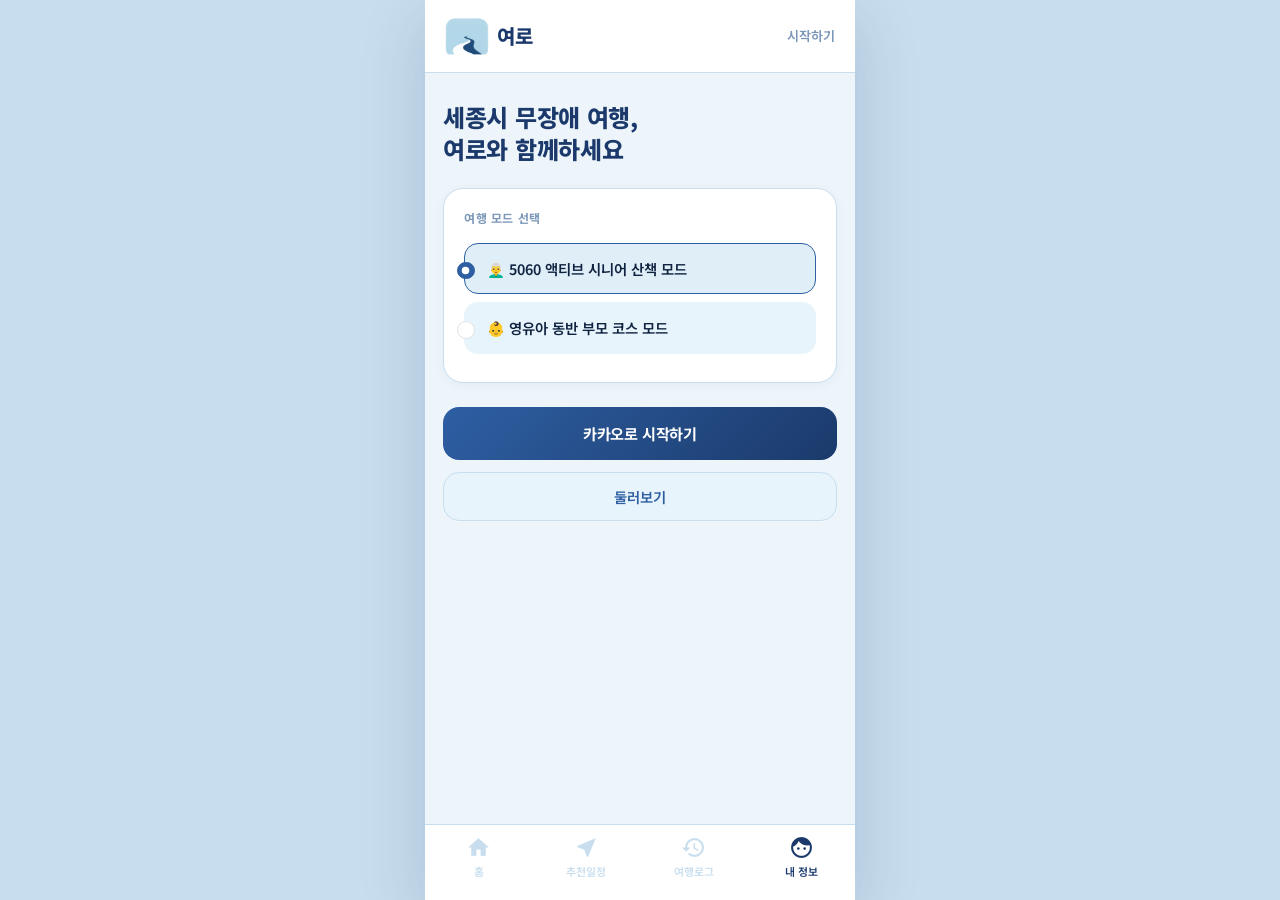
<file: yeoro_수정1.html>
<!DOCTYPE html>
<html lang="ko">
<head>
    <meta charset="UTF-8">
    <meta name="viewport" content="width=device-width, initial-scale=1.0">
    <title>여로 - 세종시 맞춤형 무장애 큐레이션</title>
    <link href="https://cdn.jsdelivr.net/npm/bootstrap@5.3.0/dist/css/bootstrap.min.css" rel="stylesheet">
    <link href="https://fonts.googleapis.com/icon?family=Material+Icons" rel="stylesheet">
    <link href="https://fonts.googleapis.com/css2?family=Noto+Sans+KR:wght@400;500;600;700;800&display=swap" rel="stylesheet">
    <style>
        :root {
            /* yeoro 로고 기반 컬러 시스템 */
            --yeoro-navy:    #1B3A6B;   /* 짙은 네이비 — 로고 강 색 */
            --yeoro-blue:    #2E5FA3;   /* 중간 블루 — CTA / 포인트 */
            --yeoro-sky:     #BDD9EF;   /* 연한 하늘 — 로고 배경 */
            --yeoro-mist:    #E8F4FB;   /* 더 연한 미스트 — 카드 배경 */
            --yeoro-white:   #FFFFFF;
            --yeoro-bg:      #EDF5FB;   /* 전체 배경 */
            --yeoro-text:    #0F2240;   /* 주 텍스트 */
            --yeoro-sub:     #3A5580;   /* 보조 텍스트 */
            --yeoro-muted:   #7A97B8;   /* 흐린 텍스트 */
            --yeoro-border:  #C8DEEE;   /* 테두리 */
            --app-font-size: 100%;
        }

        * { box-sizing: border-box; }

        body {
            font-family: 'Noto Sans KR', -apple-system, BlinkMacSystemFont, sans-serif;
            background-color: #C8DEEE;
            margin: 0;
            display: flex;
            justify-content: center;
            color: var(--yeoro-text);
            -webkit-font-smoothing: antialiased;
        }

        .phone-wrapper {
            width: 100%;
            max-width: 430px;
            height: 100vh;
            background-color: var(--yeoro-bg);
            position: relative;
            display: flex;
            flex-direction: column;
            overflow: hidden;
            box-shadow: 0 20px 60px rgba(27,58,107,0.18);
            font-size: var(--app-font-size);
        }

        /* ── 헤더 ── */
        .app-header {
            background-color: var(--yeoro-white);
            padding: 14px 20px;
            display: flex;
            justify-content: space-between;
            align-items: center;
            z-index: 10;
            border-bottom: 1px solid var(--yeoro-border);
        }
        .app-header .logo {
            display: flex;
            align-items: center;
            gap: 8px;
            cursor: pointer;
        }
        .logo-icon {
            width: 44px;
            height: 44px;
            border-radius: 11px;
            overflow: hidden;
            flex-shrink: 0;
            display: flex;
            align-items: center;
            justify-content: center;
        }
        .logo-icon img {
            width: 44px;
            height: 44px;
            object-fit: cover;
            border-radius: 11px;
            display: block;
        }
        .logo-text {
            font-size: 1.25em;
            font-weight: 800;
            color: var(--yeoro-navy);
            letter-spacing: -0.5px;
        }
        .header-action {
            font-size: 0.82em;
            font-weight: 600;
            color: var(--yeoro-muted);
            cursor: pointer;
        }

        /* ── 스크롤 영역 ── */
        .app-content {
            flex: 1;
            overflow-y: auto;
            padding: 20px 18px;
            padding-bottom: 96px;
        }
        .app-content::-webkit-scrollbar { display: none; }

        /* ── 페이지 타이틀 ── */
        .page-title {
            font-size: 1.5em;
            font-weight: 800;
            line-height: 1.35;
            margin-bottom: 22px;
            color: var(--yeoro-navy);
            letter-spacing: -0.3px;
        }

        /* ── 카드 ── */
        .y-card {
            background-color: var(--yeoro-white);
            border-radius: 20px;
            padding: 20px;
            margin-bottom: 12px;
            border: 1px solid var(--yeoro-border);
            box-shadow: 0 2px 10px rgba(27,58,107,0.05);
        }

        /* ── 로그인 라디오 ── */
        .y-radio-group .form-check {
            padding: 14px 16px;
            border-radius: 14px;
            background-color: var(--yeoro-mist);
            margin-bottom: 8px;
            border: 1.5px solid transparent;
            display: flex;
            align-items: center;
            transition: border-color 0.15s;
        }
        .y-radio-group .form-check:has(input:checked) {
            border-color: var(--yeoro-blue);
            background-color: #E0EEF8;
        }
        .y-radio-group .form-check-input {
            margin-right: 12px;
            width: 1.1rem;
            height: 1.1rem;
            accent-color: var(--yeoro-blue);
        }
        .y-radio-group .form-check-input:checked {
            background-color: var(--yeoro-blue);
            border-color: var(--yeoro-blue);
        }

        /* ── 버튼 ── */
        .y-btn-primary {
            background: linear-gradient(135deg, var(--yeoro-blue) 0%, var(--yeoro-navy) 100%);
            color: white;
            border: none;
            width: 100%;
            padding: 15px;
            border-radius: 16px;
            font-size: 0.95em;
            font-weight: 700;
            letter-spacing: -0.2px;
            transition: opacity 0.15s;
        }
        .y-btn-primary:active { opacity: 0.82; }

        .y-btn-secondary {
            background-color: var(--yeoro-mist);
            color: var(--yeoro-blue);
            border: 1.5px solid var(--yeoro-border);
            width: 100%;
            padding: 13px;
            border-radius: 16px;
            font-size: 0.9em;
            font-weight: 600;
        }

        /* ── 히어로 배너 ── */
        .hero-banner {
            border-radius: 22px;
            background: linear-gradient(145deg, var(--yeoro-navy) 0%, #2a5298 60%, var(--yeoro-blue) 100%);
            padding: 24px 20px;
            margin-bottom: 20px;
            position: relative;
            overflow: hidden;
        }
        .hero-banner::before {
            content: '';
            position: absolute;
            right: -20px;
            top: -20px;
            width: 140px;
            height: 140px;
            border-radius: 50%;
            background: rgba(189,217,239,0.15);
        }
        .hero-banner::after {
            content: '';
            position: absolute;
            right: 30px;
            bottom: -30px;
            width: 90px;
            height: 90px;
            border-radius: 50%;
            background: rgba(189,217,239,0.10);
        }
        .hero-banner-text {
            color: white;
            font-size: 1.15em;
            font-weight: 700;
            line-height: 1.5;
            position: relative;
            z-index: 1;
        }
        .hero-badge {
            display: inline-flex;
            align-items: center;
            gap: 4px;
            background: rgba(189,217,239,0.22);
            color: var(--yeoro-sky);
            font-size: 0.75em;
            font-weight: 600;
            padding: 4px 10px;
            border-radius: 20px;
            margin-bottom: 10px;
        }

        /* ── 메뉴 리스트 ── */
        .menu-row {
            display: flex;
            align-items: center;
            padding: 13px 4px;
            cursor: pointer;
            border-bottom: 1px solid var(--yeoro-mist);
            transition: background 0.1s;
        }
        .menu-row:last-child { border-bottom: none; }
        .menu-icon-box {
            width: 44px;
            height: 44px;
            border-radius: 14px;
            background-color: var(--yeoro-mist);
            display: flex;
            justify-content: center;
            align-items: center;
            margin-right: 16px;
            flex-shrink: 0;
        }
        .menu-icon-box .material-icons { font-size: 1.3rem; }
        .icon-blue   { color: var(--yeoro-blue); }
        .icon-teal   { color: #2A8FA8; }
        .icon-amber  { color: #C07A20; }
        .icon-green  { color: #2A7A4A; }
        .menu-title  { font-weight: 700; font-size: 0.98em; color: var(--yeoro-text); }
        .menu-sub    { font-size: 0.78em; color: var(--yeoro-muted); margin-top: 2px; }
        .menu-arrow  { margin-left: auto; color: var(--yeoro-border); }

        /* ── 카테고리 탭 ── */
        .cat-tabs {
            display: flex;
            background-color: var(--yeoro-border);
            padding: 3px;
            border-radius: 14px;
            margin-bottom: 16px;
        }
        .cat-tab {
            flex: 1;
            text-align: center;
            background: none;
            color: var(--yeoro-sub);
            border: none;
            padding: 8px 4px;
            border-radius: 11px;
            font-size: 0.82em;
            font-weight: 600;
            white-space: nowrap;
            transition: all 0.15s;
        }
        .cat-tab.active {
            background-color: var(--yeoro-white);
            color: var(--yeoro-navy);
            box-shadow: 0 2px 8px rgba(27,58,107,0.10);
        }

        /* ── 장소 카드 ── */
        .place-card {
            background: var(--yeoro-white);
            border-radius: 18px;
            padding: 16px;
            margin-bottom: 10px;
            border: 1px solid var(--yeoro-border);
            position: relative;
        }
        .place-name  { font-size: 1.05em; font-weight: 700; color: var(--yeoro-navy); margin-bottom: 3px; }
        .place-meta  { font-size: 0.8em; color: var(--yeoro-muted); margin-bottom: 6px; }
        .place-desc  { font-size: 0.82em; color: var(--yeoro-sub); font-weight: 500; margin-bottom: 8px; }
        .place-tag   {
            font-size: 0.75em;
            background-color: var(--yeoro-mist);
            color: var(--yeoro-blue);
            padding: 3px 9px;
            border-radius: 8px;
            display: inline-block;
            font-weight: 600;
            border: 1px solid var(--yeoro-border);
        }
        .add-btn {
            background: linear-gradient(135deg, var(--yeoro-blue), var(--yeoro-navy));
            color: white;
            border: none;
            padding: 5px 14px;
            border-radius: 10px;
            font-size: 0.78em;
            font-weight: 700;
            position: absolute;
            right: 16px;
            top: 16px;
        }

        /* ── 타임라인 ── */
        .timeline-node {
            position: relative;
            padding-left: 24px;
            border-left: 2px solid var(--yeoro-border);
            margin-left: 8px;
            padding-bottom: 24px;
        }
        .timeline-node:last-child { border-left-color: transparent; }
        .timeline-node::before {
            content: '';
            position: absolute;
            left: -6px;
            top: 5px;
            width: 10px;
            height: 10px;
            border-radius: 50%;
            background: var(--yeoro-blue);
            box-shadow: 0 0 0 3px rgba(46,95,163,0.18);
        }
        .timeline-title { font-weight: 700; font-size: 1em; margin-bottom: 2px; color: var(--yeoro-navy); }
        .timeline-sub   { font-size: 0.8em; color: var(--yeoro-muted); }

        /* ── 바텀 내비 ── */
        .app-bottom-nav {
            position: absolute;
            bottom: 0; left: 0; right: 0;
            height: 76px;
            background-color: rgba(255,255,255,0.97);
            backdrop-filter: blur(12px);
            display: flex;
            justify-content: space-around;
            align-items: center;
            border-top: 1px solid var(--yeoro-border);
            z-index: 10;
            padding-bottom: 10px;
        }
        .nav-item { text-align: center; color: var(--yeoro-border); cursor: pointer; flex: 1; transition: color 0.15s; }
        .nav-item.active { color: var(--yeoro-navy); }
        .nav-item .material-icons { font-size: 1.55rem; display: block; margin-bottom: 2px; }
        .nav-label { font-size: 0.68rem; font-weight: 600; display: block; }

        /* ── 플로팅 카트 ── */
        .floating-cart {
            position: absolute;
            left: 18px; right: 18px;
            bottom: 90px;
            background: linear-gradient(135deg, var(--yeoro-navy) 0%, #2a5298 100%);
            color: white;
            border-radius: 16px;
            padding: 14px 18px;
            display: flex;
            justify-content: space-between;
            align-items: center;
            box-shadow: 0 6px 20px rgba(27,58,107,0.25);
            z-index: 99;
            cursor: pointer;
        }
        .cart-highlight { color: var(--yeoro-sky); font-weight: 700; font-size: 0.85em; }

        /* ── 바텀시트 모달 ── */
        .modal.fade .modal-dialog { transform: translateY(100%); transition: transform 0.25s ease-out; }
        .modal.show .modal-dialog { transform: translateY(0); }
        .bottom-sheet {
            margin: auto 0 0 0 !important;
            max-width: 430px !important;
            width: 100%;
        }
        .bottom-sheet .modal-content { border-radius: 24px 24px 0 0; border: none; }

        /* ── 폰트 사이즈 선택 ── */
        .size-row {
            padding: 16px;
            background-color: var(--yeoro-mist);
            border-radius: 14px;
            margin-bottom: 8px;
            cursor: pointer;
            font-weight: 600;
            display: flex;
            justify-content: space-between;
            align-items: center;
            border: 1.5px solid transparent;
            color: var(--yeoro-sub);
        }
        .size-row.active {
            background-color: #D8EEFA;
            color: var(--yeoro-navy);
            border-color: var(--yeoro-blue);
        }

        .hidden { display: none !important; }

        /* 섹션 레이블 */
        .section-label {
            font-size: 0.75em;
            font-weight: 700;
            letter-spacing: 0.05em;
            color: var(--yeoro-muted);
            text-transform: uppercase;
            margin-bottom: 8px;
        }
    </style>
</head>
<body>
<div class="phone-wrapper" id="app-root-wrapper">

    <!-- 헤더 -->
    <div class="app-header">
        <div class="logo" onclick="changeScreen('main')">
            <div class="logo-icon"><img src="[data-uri]" alt="yeoro 로고" width="44" height="44"></div>
            <span class="logo-text">여로</span>
        </div>
        <div class="header-action" id="user-profile-indicator" onclick="changeScreen('login')">시작하기</div>
    </div>

    <!-- 콘텐츠 -->
    <div class="app-content" id="main-app-content">

        <!-- 로그인 화면 -->
        <div id="screen-login" class="py-2">
            <div class="page-title">세종시 무장애 여행,<br>여로와 함께하세요</div>

            <div class="y-card mb-4">
                <div class="section-label mb-3">여행 모드 선택</div>
                <div class="y-radio-group">
                    <div class="form-check">
                        <input class="form-check-input" type="radio" name="loginTargetRadio" id="radio5060" value="5060" checked>
                        <label class="form-check-label fw-semibold" for="radio5060" style="font-size:0.9em;">👨‍🦳 5060 액티브 시니어 산책 모드</label>
                    </div>
                    <div class="form-check">
                        <input class="form-check-input" type="radio" name="loginTargetRadio" id="radioFamily" value="family">
                        <label class="form-check-label fw-semibold" for="radioFamily" style="font-size:0.9em;">👶 영유아 동반 부모 코스 모드</label>
                    </div>
                </div>
            </div>

            <button class="y-btn-primary mb-2" onclick="startKakaoOAuth()">카카오로 시작하기</button>
            <button class="y-btn-secondary mt-1" onclick="processPreAuthenticationFlow(false)">둘러보기</button>
        </div>

        <!-- 메인 화면 -->
        <div id="screen-main" class="hidden">
            <div class="hero-banner mb-4">
                <div class="hero-badge">
                    <span class="material-icons" style="font-size:0.9em;">gps_fixed</span>
                    현위치 기반 안내
                </div>
                <div class="hero-banner-text" id="main-welcome-msg">
                    안전하고 편안한<br>세종 무장애 인프라 가이드
                </div>
            </div>

            <div class="section-label">무엇을 찾으시나요?</div>
            <div class="y-card" style="padding: 6px 14px;">
                <div class="menu-row" onclick="loadUnifiedCategory('관광명소')">
                    <div class="menu-icon-box"><span class="material-icons icon-blue">landscape</span></div>
                    <div>
                        <div class="menu-title">관광명소</div>
                        <div class="menu-sub">국문관광정보 + 웰니스 관광 API 연동</div>
                    </div>
                    <span class="material-icons menu-arrow" style="font-size:1.1rem;">chevron_right</span>
                </div>
                <div class="menu-row" onclick="loadUnifiedCategory('먹거리')">
                    <div class="menu-icon-box"><span class="material-icons icon-amber">restaurant</span></div>
                    <div>
                        <div class="menu-title">추천 맛집</div>
                        <div class="menu-sub">휠체어·유모차 진입 가능한 식당</div>
                    </div>
                    <span class="material-icons menu-arrow" style="font-size:1.1rem;">chevron_right</span>
                </div>
                <div class="menu-row" onclick="loadUnifiedCategory('축제')">
                    <div class="menu-icon-box"><span class="material-icons icon-teal">festival</span></div>
                    <div>
                        <div class="menu-title">지역 축제</div>
                        <div class="menu-sub">세종시 장애물 없는 안전 행사</div>
                    </div>
                    <span class="material-icons menu-arrow" style="font-size:1.1rem;">chevron_right</span>
                </div>
                <div class="menu-row" onclick="loadUnifiedCategory('의료기관')">
                    <div class="menu-icon-box"><span class="material-icons icon-green">local_hospital</span></div>
                    <div>
                        <div class="menu-title">의료기관 정보</div>
                        <div class="menu-sub">돌발 상황 대비 실시간 의료 정보</div>
                    </div>
                    <span class="material-icons menu-arrow" style="font-size:1.1rem;">chevron_right</span>
                </div>
            </div>
        </div>

        <!-- 일정 화면 -->
        <div id="screen-schedule" class="hidden">
            <div class="d-flex justify-content-between align-items-center mb-3">
                <div class="fw-bold" style="font-size:1.15em; color: var(--yeoro-navy);">오늘의 최적 일정</div>
                <div class="d-flex gap-2">
                    <button class="btn btn-sm fw-bold px-2 rounded-3" style="font-size:0.78em; background:var(--yeoro-mist); color:var(--yeoro-blue); border:1px solid var(--yeoro-border);" onclick="generateRandomSchedule()">🎲 랜덤 추천</button>
                    <button class="btn btn-sm fw-bold px-2 rounded-3" style="font-size:0.78em; background:var(--yeoro-mist); color:var(--yeoro-sub); border:1px solid var(--yeoro-border);" onclick="recalculateAndSortRoute()">🔄 재정렬</button>
                </div>
            </div>
            <div id="schedule-timeline-box" class="y-card">
                <p class="text-center py-4 small m-0" style="color:var(--yeoro-muted);">장바구니에 장소를 담거나<br><strong style="color:var(--yeoro-sub);">'🎲 랜덤 추천'</strong> 버튼을 눌러보세요.</p>
            </div>
        </div>

        <!-- 장소 목록 화면 -->
        <div id="screen-api-list" class="hidden">
            <div class="cat-tabs">
                <button class="cat-tab" id="tab-관광명소" onclick="loadUnifiedCategory('관광명소')">관광명소</button>
                <button class="cat-tab" id="tab-먹거리" onclick="loadUnifiedCategory('먹거리')">먹거리</button>
                <button class="cat-tab" id="tab-축제" onclick="loadUnifiedCategory('축제')">축제</button>
                <button class="cat-tab" id="tab-의료기관" onclick="loadUnifiedCategory('의료기관')">의료기관</button>
            </div>
            <div id="dynamic-api-cards-injection-box"></div>
        </div>

        <!-- 여행 로그 화면 -->
        <div id="screen-history" class="hidden">
            <div class="page-title">나의 무장애 여정</div>
            <div class="y-card text-center py-5">
                <span class="material-icons mb-2" style="font-size:2.5rem; color:var(--yeoro-border);">lock</span>
                <p class="fw-bold m-0 small" style="color:var(--yeoro-sub);">비회원 상태에서는 기록이 저장되지 않아요.</p>
            </div>
        </div>

    </div>

    <!-- 플로팅 카트 -->
    <div class="floating-cart hidden" id="toss-omni-floating-cart" onclick="openOmniCartModal()">
        <div class="d-flex align-items-center gap-2">
            <span class="material-icons" style="font-size:1.25rem;">shopping_bag</span>
            <span class="fw-bold small"><span id="omni-cart-counter-badge">0</span>개의 장소가 담겼어요</span>
        </div>
        <span class="cart-highlight">보기 ›</span>
    </div>

    <!-- 바텀 내비 -->
    <div class="app-bottom-nav">
        <div class="nav-item active" onclick="changeScreen('main')">
            <span class="material-icons">home</span>
            <span class="nav-label">홈</span>
        </div>
        <div class="nav-item" onclick="changeScreen('schedule')">
            <span class="material-icons">near_me</span>
            <span class="nav-label">추천일정</span>
        </div>
        <div class="nav-item" onclick="changeScreen('history')">
            <span class="material-icons">history</span>
            <span class="nav-label">여행로그</span>
        </div>
        <div class="nav-item" onclick="changeScreen('login')">
            <span class="material-icons">face</span>
            <span class="nav-label">내 정보</span>
        </div>
    </div>
</div>

<!-- 폰트 사이즈 모달 -->
<div class="modal fade" id="fontSizeSettingModal" data-bs-backdrop="static" data-bs-keyboard="false" tabindex="-1" aria-hidden="true">
    <div class="modal-dialog bottom-sheet">
        <div class="modal-content">
            <div class="modal-body p-4">
                <div class="page-title" style="font-size:1.25em; margin-bottom:10px;">글자 크기 선택</div>
                <p class="small mb-4" style="color:var(--yeoro-muted);">가장 보기 편한 크기를 골라주세요.</p>
                <div class="size-row" id="size-card-normal" onclick="selectFontSizePreference('100%')">
                    <span>기본 크기</span>
                    <span style="font-size:1rem; color:var(--yeoro-muted);">가나다</span>
                </div>
                <div class="size-row active" id="size-card-large" onclick="selectFontSizePreference('120%')">
                    <span>크게 보기 (시니어 추천)</span>
                    <span style="font-size:1.25rem; color:var(--yeoro-navy);">가나다</span>
                </div>
                <button class="y-btn-primary mt-4" onclick="confirmFontSizeAndGoHome()">확인</button>
            </div>
        </div>
    </div>
</div>

<!-- 카트 모달 -->
<div class="modal fade" id="omniCartModal" tabindex="-1" aria-hidden="true">
    <div class="modal-dialog bottom-sheet">
        <div class="modal-content">
            <div class="modal-body p-4">
                <div class="page-title" style="font-size:1.15em; margin-bottom:14px;">선택한 장소 목록</div>
                <div id="omni-cart-items-list-box" style="max-height:220px; overflow-y:auto;" class="mb-4"></div>
                <button class="y-btn-primary" onclick="injectCartToTimelineRoute()">현위치 동선 최적화하기</button>
            </div>
        </div>
    </div>
</div>

<script src="https://cdn.jsdelivr.net/npm/bootstrap@5.3.0/dist/js/bootstrap.bundle.min.js"></script>
<script>
/* ════════════════════════════════════════════════════════════════════
   여로(Yero) — 세종시 무장애 큐레이션 앱
   ─ API 키를 API_CONFIG에 채우면 실제 API가 연동됩니다.
   ─ 키가 없어도 로컬 폴백 데이터로 모든 기능이 정상 동작합니다.
   ════════════════════════════════════════════════════════════════════ */

/* ── ① API 키 설정 ──────────────────────────────────────────────── */
const API_CONFIG = {
    DATA_GO_KR_KEY:    '',   // 공공데이터포털 인증키 (국문관광정보, 웰니스, 축제)
    KAKAO_REST_KEY:    '',   // 카카오 REST API 키 (지도검색, 로그인)
    KAKAO_JS_KEY:      '',   // 카카오 JavaScript 키
    KAKAO_REDIRECT_URI: window.location.origin + window.location.pathname,
    TOUR_AREA_CODE:    '8',  // 세종시 지역코드
    DEFAULT_LAT:       36.4800,
    DEFAULT_LNG:       127.2890,
    HTTP_TIMEOUT:      6000,
};

/* ── ② 로컬 폴백 데이터 (API 미설정/실패 시 자동 사용) ────────────── */
const LOCAL_FALLBACK = {
    '관광명소': [
        { id:'T1', name:'세종 이응다리 (금강보행교)', addr:'세종특별자치시 세종동 29-111', lat:36.4852, lng:127.2910, desc:'♿ 1.4km 완전 평면 동선 및 야간 안심 유도등 구비' },
        { id:'T2', name:'국립세종수목원 사계절온실', addr:'세종특별자치시 연기면 수목원로 136', lat:36.4961, lng:127.2935, desc:'👶 무료 유모차 대여 인프라 및 넓은 수유실 인접' },
        { id:'T3', name:'베어트리파크 힐링숲길', addr:'세종특별자치시 전동면 신송로 217', lat:36.6181, lng:127.2447, desc:'🧘 평탄한 산책로와 정원 테라피 — 웰니스 힐링 명소' },
        { id:'T4', name:'세종호수공원 물맞이 명상터', addr:'세종특별자치시 세종동', lat:36.5006, lng:127.2589, desc:'🌿 호수 둘레 무장애 데크길과 휴게 쉼터로 힐링 산책' },
        { id:'T5', name:'세종 중앙공원', addr:'세종특별자치시 보람동', lat:36.4897, lng:127.2650, desc:'🌳 넓은 잔디광장과 평탄한 산책로 — 무장애 접근 가능' },
    ],
    '먹거리': [
        { id:'F1', name:'더사랑 차반 (한정식)', addr:'세종 장군면 월현윗길 38-31 1층', lat:36.4941, lng:127.2045, desc:'♿ 입구 턱 없는 완만한 슬로프, 휠체어 전용 진입로' },
        { id:'F2', name:'만선 (생선구이)', addr:'세종 금남면 발산1길 41 1층', lat:36.4682, lng:127.2812, desc:'👶 영유아 동반 가족 안심 좌식 의자 및 넓은 주차장' },
        { id:'F3', name:'세종 어울림 식당', addr:'세종특별자치시 한누리대로 123', lat:36.4820, lng:127.2700, desc:'♿ 넓은 통로와 장애인 편의시설 완비된 한식당' },
    ],
    '축제': [
        { id:'V1', name:'세종시 낙화 축제 (시즌 한정)', addr:'세종특별자치시 중앙공원 일원', lat:36.4912, lng:127.2711, desc:'🌳 넓은 중앙녹지 연계 — 턱 없는 인도 확보' },
        { id:'V2', name:'세종 호수공원 빛 축제', addr:'세종특별자치시 세종동 호수공원', lat:36.5006, lng:127.2589, desc:'✨ 무장애 데크 산책로에서 즐기는 야간 조명 축제' },
    ],
    '의료기관': [
        { id:'M1', name:'세종충남대학교병원', addr:'세종특별자치시 보람1로 16', lat:36.5184, lng:127.2592, desc:'🚑 24시간 응급 진료 체계 및 소아청소년과 전문의 상주', tel:'044-995-4000' },
        { id:'M2', name:'엔케이세종병원', addr:'세종특별자치시 한누리대로 249', lat:36.4842, lng:127.2588, desc:'🚑 야간 급체·골절 등 돌발 외상 안전 진료', tel:'044-866-0001' },
        { id:'M3', name:'세종 연세내과의원', addr:'세종특별자치시 도움1로 46', lat:36.4780, lng:127.2640, desc:'🏥 내과·가정의학과 — 여행 중 건강 이상 시 빠른 진료', tel:'044-862-5200' },
    ],
};

/* ── ③ 앱 상태 ──────────────────────────────────────────────────── */
let userSession  = { loggedIn:false, targetGroup:'5060', nickname:'비회원' };
let cart         = [];
let userLoc      = { lat: API_CONFIG.DEFAULT_LAT, lng: API_CONFIG.DEFAULT_LNG };
let fontChoice   = '120%';
let apiCache     = {};   // { 카테고리명: [place, ...] }

/* ── ④ 유틸 ─────────────────────────────────────────────────────── */
const haversine = (la1,lo1,la2,lo2) => {
    const R=6371, d=v=>v*Math.PI/180;
    const a=Math.sin(d(la2-la1)/2)**2+Math.cos(d(la1))*Math.cos(d(la2))*Math.sin(d(lo2-lo1)/2)**2;
    return Math.round(R*2*Math.atan2(Math.sqrt(a),Math.sqrt(1-a))*10)/10;
};
const esc = s => String(s??'').replace(/&/g,'&amp;').replace(/</g,'&lt;').replace(/>/g,'&gt;');
function showToast(msg, type='info') {
    const d=document.createElement('div');
    d.style.cssText=`position:fixed;top:20px;left:50%;transform:translateX(-50%);
        background:${type==='error'?'#c0392b':'#1B3A6B'};color:#fff;padding:10px 18px;
        border-radius:12px;font-size:0.82em;font-weight:600;z-index:9999;
        box-shadow:0 4px 16px rgba(0,0,0,.25);pointer-events:none;`;
    d.textContent=msg; document.body.appendChild(d);
    setTimeout(()=>d.remove(),2800);
}
function sourceBadge(src) {
    const m={tourapi:['관광API','#E8F3FF','#2E5FA3'],wellness:['웰니스API','#E6F9F0','#10A37F'],
             kakao:['카카오맵','#FEF7C3','#A98600'],local:['기본정보','#F2F4F6','#7A97B8']};
    const [lbl,bg,col]=m[src]||m.local;
    return `<span style="font-size:.7em;font-weight:700;padding:2px 7px;border-radius:6px;
                background:${bg};color:${col};margin-left:6px;vertical-align:middle;">${lbl}</span>`;
}

/* ── ⑤ 화면 전환 ────────────────────────────────────────────────── */
function changeScreen(id) {
    ['login','main','schedule','api-list','history'].forEach(s=>
        document.getElementById('screen-'+s)?.classList.add('hidden'));
    document.getElementById('screen-'+id)?.classList.remove('hidden');
    document.querySelectorAll('.nav-item').forEach((t,i)=>t.classList.toggle('active',
        (id==='main'&&i===0)||(id==='schedule'&&i===1)||(id==='history'&&i===2)||(id==='login'&&i===3)));
}

/* ── ⑥ GPS ──────────────────────────────────────────────────────── */
function initGeolocation() {
    if (!navigator.geolocation) return;
    navigator.geolocation.getCurrentPosition(
        p=>{userLoc={lat:p.coords.latitude,lng:p.coords.longitude};},
        ()=>{}, {timeout:5000});
}

/* ── ⑦ 카카오 OAuth 로그인 ─────────────────────────────────────────
   흐름: startKakaoOAuth() → 카카오 페이지 → ?code= 콜백
   → handleKakaoCallback() → Flask /auth/kakao/callback 으로 code 전달
   (토큰 교환은 CORS 때문에 반드시 Flask 서버에서 처리)
   ─────────────────────────────────────────────────────────────────*/
function startKakaoOAuth() {
    const group=document.querySelector('input[name="loginTargetRadio"]:checked')?.value||'5060';
    userSession.targetGroup=group;
    if (!API_CONFIG.KAKAO_REST_KEY) {
        showToast('카카오 키 미설정 → 둘러보기로 진행합니다');
        browseAsGuest(); return;
    }
    const state=btoa(JSON.stringify({group,r:Math.random().toString(36).slice(2)}));
    sessionStorage.setItem('oauth_state',state);
    const p=new URLSearchParams({client_id:API_CONFIG.KAKAO_REST_KEY,
        redirect_uri:API_CONFIG.KAKAO_REDIRECT_URI,response_type:'code',state});
    window.location.href='https://kauth.kakao.com/oauth/authorize?'+p;
}
function handleKakaoCallback() {
    const p=new URLSearchParams(window.location.search);
    const code=p.get('code'), state=p.get('state'), error=p.get('error');
    if (!code) return;
    window.history.replaceState({},'',window.location.pathname);
    if (error){showToast('카카오 로그인 취소됨');return;}
    if (sessionStorage.getItem('oauth_state')!==state){showToast('보안 검증 실패','error');return;}
    sessionStorage.removeItem('oauth_state');
    let group='5060';
    try{group=JSON.parse(atob(state)).group;}catch(e){}
    userSession={loggedIn:true,targetGroup:group,nickname:'카카오 회원'};
    /* Flask 연동 시: fetch('/auth/kakao/callback?code='+code+'&state='+state) */
    afterAuth();
}
function browseAsGuest() {
    const group=document.querySelector('input[name="loginTargetRadio"]:checked')?.value||'5060';
    userSession={loggedIn:false,targetGroup:group,nickname:'비회원'};
    afterAuth();
}
function afterAuth() {
    if(userSession.targetGroup==='5060') new bootstrap.Modal(document.getElementById('fontSizeSettingModal')).show();
    else { setFont('100%'); finalizeAuth(); }
}
function selectFontSizePreference(s){
    fontChoice=s;
    document.getElementById('size-card-normal').classList.toggle('active',s==='100%');
    document.getElementById('size-card-large').classList.toggle('active',s!=='100%');
}
function confirmFontSizeAndGoHome(){
    setFont(fontChoice);
    bootstrap.Modal.getInstance(document.getElementById('fontSizeSettingModal'))?.hide();
    finalizeAuth();
}
function setFont(s){document.getElementById('app-root-wrapper').style.setProperty('--app-font-size',s);}
function finalizeAuth() {
    document.getElementById('user-profile-indicator').textContent=userSession.nickname;
    const guide=userSession.targetGroup==='5060'
        ?'현위치 기반 무장애 맞춤 가이드가 켜졌어요.'
        :'영유아 동반 코스 가이드가 켜졌어요.';
    document.getElementById('main-welcome-msg').innerHTML=
        `반갑습니다, ${esc(userSession.nickname)}님<br>
         <span style="font-size:.82em;font-weight:500;opacity:.88;">${guide}</span>`;
    changeScreen('main');
    initGeolocation();
}

/* ── ⑧ API 호출 함수들 ───────────────────────────────────────────────
   모든 함수는 실패 시 null/[] 반환 — 절대 예외를 밖으로 던지지 않음
   ─────────────────────────────────────────────────────────────────*/

/* 공통 fetch 래퍼 (타임아웃 + 에러 흡수) */
async function safeFetch(url, options={}) {
    try {
        const controller = new AbortController();
        const timer = setTimeout(()=>controller.abort(), API_CONFIG.HTTP_TIMEOUT);
        const res = await fetch(url, {...options, signal:controller.signal});
        clearTimeout(timer);
        if (!res.ok) throw new Error(`HTTP ${res.status}`);
        return await res.json();
    } catch(e) {
        console.warn(`[API] 실패: ${url.substring(0,60)}... (${e.message})`);
        return null;
    }
}

/* 공공데이터 응답에서 item 배열 안전 추출 */
function extractItems(json) {
    try {
        const items = json?.response?.body?.items?.item;
        if (!items) return [];
        return Array.isArray(items) ? items : [items];
    } catch(e) { return []; }
}

/* 국문관광정보 API — contentTypeId: 12=관광지, 14=문화시설, 15=축제, 39=음식점 */
async function callTourApi(contentTypeId, rows=15) {
    if (!API_CONFIG.DATA_GO_KR_KEY) return null;
    const url = 'https://apis.data.go.kr/B551011/KorService2/locationBasedList2?' +
        new URLSearchParams({
            serviceKey:    API_CONFIG.DATA_GO_KR_KEY,
            numOfRows: rows, pageNo:1,
            MobileOS:'ETC', MobileApp:'Yero', _type:'json',
            mapX: userLoc.lng, mapY: userLoc.lat,
            radius: 20000, contentTypeId, arrange:'E',
        });
    const json = await safeFetch(url);
    if (!json) return null;
    return extractItems(json).map(it=>({
        id:    'tour-'+(it.contentid||it.title),
        name:  (it.title||'').trim(),
        addr:  ((it.addr1||'')+' '+(it.addr2||'')).trim(),
        lat:   parseFloat(it.mapy)||null,
        lng:   parseFloat(it.mapx)||null,
        desc:  it.cat3||it.cat2||'한국관광공사 제공',
        tel:   it.tel||'',
        image: it.firstimage||it.firstimage2||'',
        source:'tourapi',
    })).filter(p=>p.name);
}

/* 웰니스 관광 API */
async function callWellnessApi(rows=10) {
    if (!API_CONFIG.DATA_GO_KR_KEY) return null;
    const url = 'https://apis.data.go.kr/B551011/wellnessTourInfo/wellnessList?' +
        new URLSearchParams({
            serviceKey: API_CONFIG.DATA_GO_KR_KEY,
            numOfRows:rows, pageNo:1,
            MobileOS:'ETC', MobileApp:'Yero', _type:'json',
            areaCode: API_CONFIG.TOUR_AREA_CODE,
        });
    const json = await safeFetch(url);
    if (!json) return null;
    return extractItems(json).map(it=>({
        id:    'wellness-'+(it.contentid||it.title),
        name:  (it.title||it.name||'').trim(),
        addr:  (it.addr1||it.address||'').trim(),
        lat:   parseFloat(it.mapy||it.latitude)||null,
        lng:   parseFloat(it.mapx||it.longitude)||null,
        desc:  it.overview||it.cat3||'🧘 웰니스 힐링 추천 장소',
        tel:   it.tel||'',
        source:'wellness',
    })).filter(p=>p.name);
}

/* 카카오맵 로컬 검색 — 카테고리 코드: FD6=음식점, HP8=병원, AT4=관광명소 */
async function callKakaoCategory(code, size=15) {
    if (!API_CONFIG.KAKAO_REST_KEY) return null;
    const url = 'https://dapi.kakao.com/v2/local/search/category.json?' +
        new URLSearchParams({
            category_group_code: code,
            x: userLoc.lng, y: userLoc.lat,
            radius: 10000, size: Math.min(size,15), sort:'distance',
        });
    const json = await safeFetch(url, {headers:{Authorization:'KakaoAK '+API_CONFIG.KAKAO_REST_KEY}});
    if (!json) return null;
    return (json.documents||[]).map(d=>({
        id:    'kakao-'+d.id,
        name:  d.place_name||'',
        addr:  d.road_address_name||d.address_name||'',
        lat:   parseFloat(d.y)||null,
        lng:   parseFloat(d.x)||null,
        desc:  d.category_name||'카카오맵 제공',
        tel:   d.phone||'',
        source:'kakao',
    })).filter(p=>p.name);
}

/* 카카오 키워드 검색 */
async function callKakaoKeyword(keyword, size=10) {
    if (!API_CONFIG.KAKAO_REST_KEY) return null;
    const url = 'https://dapi.kakao.com/v2/local/search/keyword.json?' +
        new URLSearchParams({query:keyword, x:userLoc.lng, y:userLoc.lat,
            radius:10000, size:Math.min(size,15)});
    const json = await safeFetch(url, {headers:{Authorization:'KakaoAK '+API_CONFIG.KAKAO_REST_KEY}});
    if (!json) return null;
    return (json.documents||[]).map(d=>({
        id:'kakao-kw-'+d.id, name:d.place_name||'',
        addr:d.road_address_name||d.address_name||'',
        lat:parseFloat(d.y)||null, lng:parseFloat(d.x)||null,
        desc:d.category_name||'카카오맵 제공', tel:d.phone||'',
        source:'kakao',
    })).filter(p=>p.name);
}

/* ── ⑨ 카테고리별 데이터 로딩 ──────────────────────────────────────
   각 카테고리마다 1~2개 API를 호출 → 병합 → 실패 시 폴백
   ─────────────────────────────────────────────────────────────────*/
async function getPlaces(category) {
    if (apiCache[category]) return apiCache[category];

    let places = null;

    try {
        if (category === '관광명소') {
            /* 국문관광정보(관광지12 + 문화시설14) + 웰니스 API 병렬 호출 */
            const [tour, culture, wellness] = await Promise.all([
                callTourApi('12', 12),
                callTourApi('14', 8),
                callWellnessApi(8),
            ]);
            const combined = [...(tour||[]), ...(culture||[]), ...(wellness||[])];
            if (combined.length > 0) places = combined;
        }
        else if (category === '먹거리') {
            /* 국문관광정보(음식점39) + 카카오맵(FD6 음식점) 병렬 호출 */
            const [tourFood, kakaoFood] = await Promise.all([
                callTourApi('39', 10),
                callKakaoCategory('FD6', 10),
            ]);
            const combined = [...(tourFood||[]), ...(kakaoFood||[])];
            if (combined.length > 0) places = combined;
        }
        else if (category === '축제') {
            /* 국문관광정보(축제15) */
            const tourFest = await callTourApi('15', 15);
            if (tourFest && tourFest.length > 0) places = tourFest;
        }
        else if (category === '의료기관') {
            /* 카카오맵(HP8 병원) + 키워드 검색 보조 */
            const [kakaoHosp, keyword] = await Promise.all([
                callKakaoCategory('HP8', 12),
                callKakaoKeyword('세종 병원 응급', 5),
            ]);
            const combined = [...(kakaoHosp||[]), ...(keyword||[])];
            // 중복 제거
            const seen = new Set();
            const deduped = combined.filter(p=>{
                if (seen.has(p.name)) return false;
                seen.add(p.name); return true;
            });
            if (deduped.length > 0) places = deduped;
        }
    } catch(e) {
        console.warn('[getPlaces] 예외:', e.message);
        places = null;
    }

    /* API 실패 또는 키 없음 → 로컬 폴백 */
    if (!places || places.length === 0) {
        places = (LOCAL_FALLBACK[category]||[]).map(p=>({...p, category}));
        if (places.length === 0) {
            console.info(`[폴백] ${category}: 데이터 없음`);
        }
    }

    /* 거리 계산 + 정렬 */
    places = places
        .map(p=>({...p, category, _dist:(p.lat&&p.lng)
            ? haversine(userLoc.lat,userLoc.lng,p.lat,p.lng) : null}))
        .sort((a,b)=>(a._dist===null)-(b._dist===null)||(a._dist||0)-(b._dist||0));

    apiCache[category] = places;
    return places;
}

/* ── ⑩ 카드 렌더링 ──────────────────────────────────────────────── */
async function loadUnifiedCategory(categoryKey) {
    document.querySelectorAll('.cat-tab').forEach(b=>b.classList.remove('active'));
    document.getElementById(`tab-${categoryKey}`)?.classList.add('active');
    changeScreen('api-list');

    const box = document.getElementById('dynamic-api-cards-injection-box');
    box.innerHTML = `<div style="text-align:center;padding:48px 0;color:var(--yeoro-muted);">
        <div style="font-size:2em;margin-bottom:8px;">🔍</div>
        <div style="font-size:.85em;font-weight:600;">불러오는 중...</div>
        <div style="font-size:.75em;margin-top:4px;opacity:.7;">API 연동 중이에요</div></div>`;

    const places = await getPlaces(categoryKey);

    if (!places.length) {
        box.innerHTML=`<div style="text-align:center;padding:48px 0;color:var(--yeoro-muted);">
            <div style="font-size:2em;margin-bottom:8px;">📭</div>
            <div style="font-size:.85em;">표시할 장소가 없어요.</div></div>`;
        return;
    }

    box.innerHTML = '';
    places.forEach(item => {
        const inCart = cart.some(c=>c.id===item.id);
        const dist   = item._dist!=null ? `내 위치에서 ${item._dist}km · ` : '';
        const card   = document.createElement('div');
        card.className = 'place-card';
        card.innerHTML = `
            <div class="place-name">${esc(item.name)}${sourceBadge(item.source||'local')}</div>
            <div class="place-meta">${dist}세종시</div>
            <div class="place-desc">${esc(item.desc||'')}</div>
            ${item.tel?`<div style="font-size:.78em;color:var(--yeoro-muted);margin-bottom:6px;">📞 ${esc(item.tel)}</div>`:''}
            <span class="place-tag">${esc(item.category)}</span>
            <button class="add-btn" ${inCart?'disabled style="opacity:.5"':''}>
                ${inCart?'담김':'추가'}</button>`;
        card.querySelector('.add-btn').addEventListener('click', e=>{
            if(inCart) return;
            pushToCart(item);
            e.target.disabled=true; e.target.textContent='담김'; e.target.style.opacity='.5';
        });
        box.appendChild(card);
    });
}

/* ── ⑪ 장바구니 ─────────────────────────────────────────────────── */
function pushToCart(item) {
    if (cart.some(c=>c.id===item.id)) return;
    cart.push(item);
    document.getElementById('omni-cart-counter-badge').textContent=cart.length;
    document.getElementById('toss-omni-floating-cart').classList.remove('hidden');
}
function removeCartItem(i) {
    cart.splice(i,1);
    document.getElementById('omni-cart-counter-badge').textContent=cart.length;
    if(cart.length===0){
        document.getElementById('toss-omni-floating-cart').classList.add('hidden');
        bootstrap.Modal.getInstance(document.getElementById('omniCartModal'))?.hide();
    } else openOmniCartModal();
}
function openOmniCartModal() {
    const box=document.getElementById('omni-cart-items-list-box');
    box.innerHTML=cart.length===0
        ?`<p class="text-center py-3 m-0 small" style="color:var(--yeoro-muted);">추가한 장소가 없어요.</p>`
        :cart.map((item,i)=>`
            <div class="d-flex justify-content-between align-items-center py-2"
                 style="border-bottom:1px solid var(--yeoro-border);">
                <div>
                    <span class="fw-bold" style="color:var(--yeoro-navy);font-size:.93em;">${esc(item.name)}</span>
                    <span class="ms-2" style="font-size:.78em;color:var(--yeoro-muted);">${esc(item.category)}</span>
                </div>
                <span class="material-icons" onclick="removeCartItem(${i})"
                    style="cursor:pointer;font-size:1.15rem;color:var(--yeoro-muted);">close</span>
            </div>`).join('');
    new bootstrap.Modal(document.getElementById('omniCartModal')).show();
}
function injectCartToTimelineRoute() {
    bootstrap.Modal.getInstance(document.getElementById('omniCartModal'))?.hide();
    recalculateAndSortRoute();
    changeScreen('schedule');
}

/* ── ⑫ 일정·동선 ────────────────────────────────────────────────── */
async function generateRandomSchedule() {
    const box=document.getElementById('schedule-timeline-box');
    box.innerHTML=`<div style="text-align:center;padding:32px;color:var(--yeoro-muted);">🎲 일정 생성 중...</div>`;
    changeScreen('schedule');
    cart=[];
    for (const cat of ['관광명소','먹거리','축제']) {
        const pool=await getPlaces(cat);
        if(pool.length) cart.push(pool[Math.floor(Math.random()*pool.length)]);
    }
    document.getElementById('omni-cart-counter-badge').textContent=cart.length;
    document.getElementById('toss-omni-floating-cart').classList.remove('hidden');
    recalculateAndSortRoute();
}
function recalculateAndSortRoute() {
    if(!cart.length) return;
    cart.forEach(item=>{item._dist=(item.lat&&item.lng)
        ?haversine(userLoc.lat,userLoc.lng,item.lat,item.lng):null;});
    cart.sort((a,b)=>(a._dist===null)-(b._dist===null)||(a._dist||0)-(b._dist||0));
    const box=document.getElementById('schedule-timeline-box');
    box.innerHTML='';
    cart.forEach(item=>{
        const url=`https://map.kakao.com/link/to/${encodeURIComponent(item.name)},${item.lat},${item.lng}`;
        const node=document.createElement('div'); node.className='timeline-node';
        node.innerHTML=`
            <div class="timeline-title">${esc(item.name)}</div>
            <div class="timeline-sub">${item._dist!=null?'직선거리 '+item._dist+'km · ':''}${esc(item.category)}</div>
            <button class="btn btn-sm mt-2 px-3 fw-bold rounded-3"
                style="font-size:.78em;background:var(--yeoro-mist);color:var(--yeoro-blue);border:1px solid var(--yeoro-border);"
                onclick="window.open('${url}')">길찾기</button>`;
        box.appendChild(node);
    });
}

/* ── ⑬ 초기화 ───────────────────────────────────────────────────── */
document.addEventListener('DOMContentLoaded', () => {
    handleKakaoCallback();
    if(API_CONFIG.KAKAO_JS_KEY && window.Kakao && !Kakao.isInitialized())
        Kakao.init(API_CONFIG.KAKAO_JS_KEY);
    changeScreen('login');
});
</script>
</body>
</html>
</file>
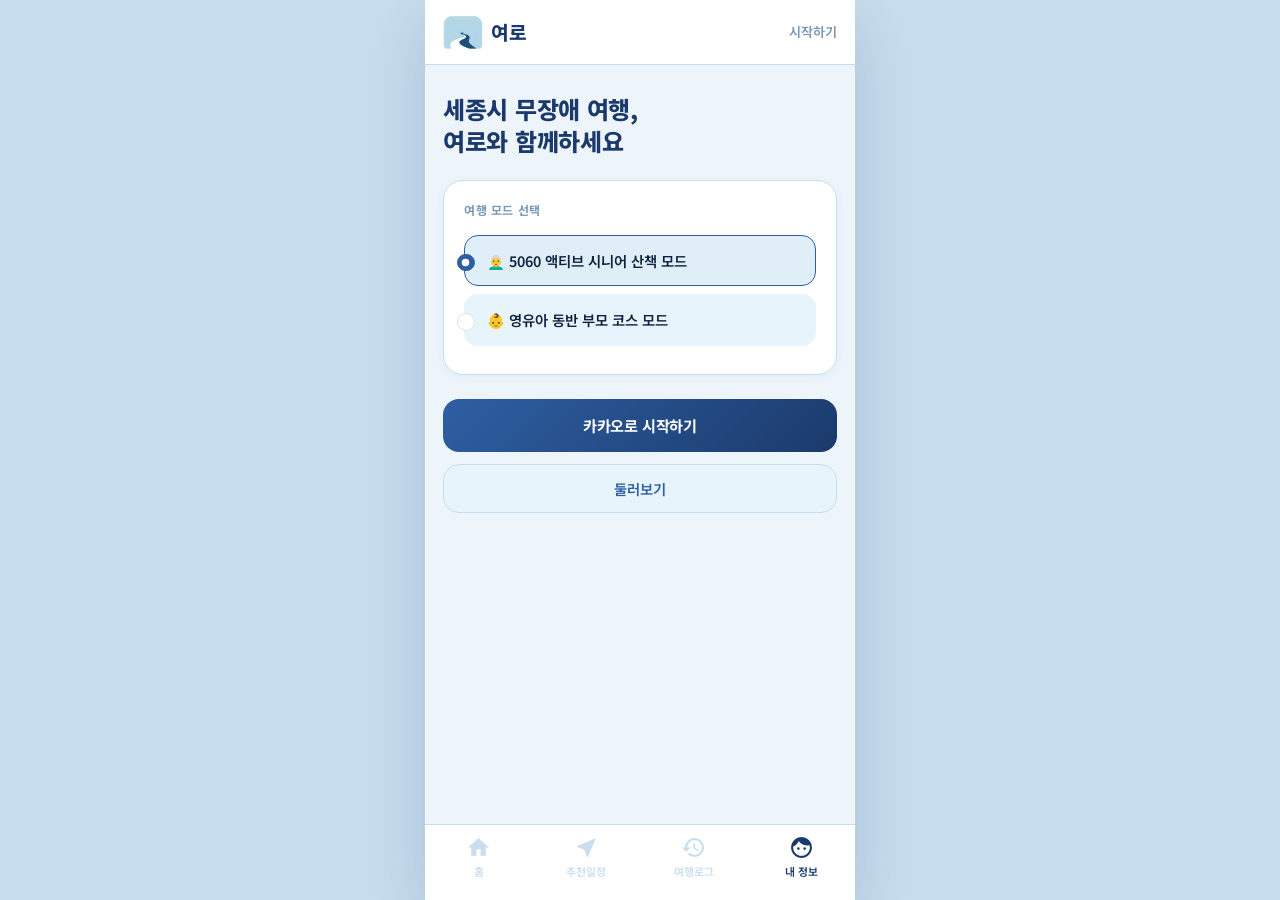
<file: yeoro_수정2.html>
<!DOCTYPE html>
<html lang="ko">
<head>
    <meta charset="UTF-8">
    <meta name="viewport" content="width=device-width, initial-scale=1.0">
    <title>여로 - 세종시 맞춤형 무장애 큐레이션</title>
    <link href="https://cdn.jsdelivr.net/npm/bootstrap@5.3.0/dist/css/bootstrap.min.css" rel="stylesheet">
    <link href="https://fonts.googleapis.com/icon?family=Material+Icons" rel="stylesheet">
    <link href="https://fonts.googleapis.com/css2?family=Noto+Sans+KR:wght@400;500;600;700;800&display=swap" rel="stylesheet">
    <style>
        :root {
            /* yeoro 로고 기반 컬러 시스템 */
            --yeoro-navy:    #1B3A6B;   /* 짙은 네이비 — 로고 강 색 */
            --yeoro-blue:    #2E5FA3;   /* 중간 블루 — CTA / 포인트 */
            --yeoro-sky:     #BDD9EF;   /* 연한 하늘 — 로고 배경 */
            --yeoro-mist:    #E8F4FB;   /* 더 연한 미스트 — 카드 배경 */
            --yeoro-white:   #FFFFFF;
            --yeoro-bg:      #EDF5FB;   /* 전체 배경 */
            --yeoro-text:    #0F2240;   /* 주 텍스트 */
            --yeoro-sub:     #3A5580;   /* 보조 텍스트 */
            --yeoro-muted:   #7A97B8;   /* 흐린 텍스트 */
            --yeoro-border:  #C8DEEE;   /* 테두리 */
            --app-font-size: 100%;
        }

        * { box-sizing: border-box; }

        body {
            font-family: 'Noto Sans KR', -apple-system, BlinkMacSystemFont, sans-serif;
            background-color: #C8DEEE;
            margin: 0;
            display: flex;
            justify-content: center;
            color: var(--yeoro-text);
            -webkit-font-smoothing: antialiased;
        }

        .phone-wrapper {
            width: 100%;
            max-width: 430px;
            height: 100vh;
            background-color: var(--yeoro-bg);
            position: relative;
            display: flex;
            flex-direction: column;
            overflow: hidden;
            box-shadow: 0 20px 60px rgba(27,58,107,0.18);
            font-size: var(--app-font-size);
        }

        /* ── 헤더 ── */
        .app-header {
            background: #fff;
            padding: 12px 18px;
            display: flex;
            justify-content: space-between;
            align-items: center;
            border-bottom: 1px solid var(--yeoro-border);
            z-index: 10;
        }
        .logo {
            display: flex;
            align-items: center;
            gap: 8px;
            cursor: pointer;
            text-decoration: none;
        }
        .logo img {
            width: 40px;
            height: 40px;
            border-radius: 10px;
            object-fit: cover;
            flex-shrink: 0;
        }
        .logo-text {
            font-size: 1.2em;
            font-weight: 800;
            color: var(--yeoro-navy);
            letter-spacing: -0.5px;
        }
        .header-action {
            font-size: 0.82em;
            font-weight: 600;
            color: var(--yeoro-muted);
            cursor: pointer;
        }

        /* ── 스크롤 영역 ── */
        .app-content {
            flex: 1;
            overflow-y: auto;
            padding: 20px 18px;
            padding-bottom: 96px;
        }
        .app-content::-webkit-scrollbar { display: none; }

        /* ── 페이지 타이틀 ── */
        .page-title {
            font-size: 1.5em;
            font-weight: 800;
            line-height: 1.35;
            margin-bottom: 22px;
            color: var(--yeoro-navy);
            letter-spacing: -0.3px;
        }

        /* ── 카드 ── */
        .y-card {
            background-color: var(--yeoro-white);
            border-radius: 20px;
            padding: 20px;
            margin-bottom: 12px;
            border: 1px solid var(--yeoro-border);
            box-shadow: 0 2px 10px rgba(27,58,107,0.05);
        }

        /* ── 로그인 라디오 ── */
        .y-radio-group .form-check {
            padding: 14px 16px;
            border-radius: 14px;
            background-color: var(--yeoro-mist);
            margin-bottom: 8px;
            border: 1.5px solid transparent;
            display: flex;
            align-items: center;
            transition: border-color 0.15s;
        }
        .y-radio-group .form-check:has(input:checked) {
            border-color: var(--yeoro-blue);
            background-color: #E0EEF8;
        }
        .y-radio-group .form-check-input {
            margin-right: 12px;
            width: 1.1rem;
            height: 1.1rem;
            accent-color: var(--yeoro-blue);
        }
        .y-radio-group .form-check-input:checked {
            background-color: var(--yeoro-blue);
            border-color: var(--yeoro-blue);
        }

        /* ── 버튼 ── */
        .y-btn-primary {
            background: linear-gradient(135deg, var(--yeoro-blue) 0%, var(--yeoro-navy) 100%);
            color: white;
            border: none;
            width: 100%;
            padding: 15px;
            border-radius: 16px;
            font-size: 0.95em;
            font-weight: 700;
            letter-spacing: -0.2px;
            transition: opacity 0.15s;
        }
        .y-btn-primary:active { opacity: 0.82; }

        .y-btn-secondary {
            background-color: var(--yeoro-mist);
            color: var(--yeoro-blue);
            border: 1.5px solid var(--yeoro-border);
            width: 100%;
            padding: 13px;
            border-radius: 16px;
            font-size: 0.9em;
            font-weight: 600;
        }

        /* ── 히어로 배너 ── */
        .hero-banner {
            border-radius: 22px;
            background: linear-gradient(145deg, var(--yeoro-navy) 0%, #2a5298 60%, var(--yeoro-blue) 100%);
            padding: 24px 20px;
            margin-bottom: 20px;
            position: relative;
            overflow: hidden;
        }
        .hero-banner::before {
            content: '';
            position: absolute;
            right: -20px;
            top: -20px;
            width: 140px;
            height: 140px;
            border-radius: 50%;
            background: rgba(189,217,239,0.15);
        }
        .hero-banner::after {
            content: '';
            position: absolute;
            right: 30px;
            bottom: -30px;
            width: 90px;
            height: 90px;
            border-radius: 50%;
            background: rgba(189,217,239,0.10);
        }
        .hero-banner-text {
            color: white;
            font-size: 1.15em;
            font-weight: 700;
            line-height: 1.5;
            position: relative;
            z-index: 1;
        }
        .hero-badge {
            display: inline-flex;
            align-items: center;
            gap: 4px;
            background: rgba(189,217,239,0.22);
            color: var(--yeoro-sky);
            font-size: 0.75em;
            font-weight: 600;
            padding: 4px 10px;
            border-radius: 20px;
            margin-bottom: 10px;
        }

        /* ── 메뉴 리스트 ── */
        .menu-row {
            display: flex;
            align-items: center;
            padding: 13px 4px;
            cursor: pointer;
            border-bottom: 1px solid var(--yeoro-mist);
            transition: background 0.1s;
        }
        .menu-row:last-child { border-bottom: none; }
        .menu-icon-box {
            width: 44px;
            height: 44px;
            border-radius: 14px;
            background-color: var(--yeoro-mist);
            display: flex;
            justify-content: center;
            align-items: center;
            margin-right: 16px;
            flex-shrink: 0;
        }
        .menu-icon-box .material-icons { font-size: 1.3rem; }
        .icon-blue   { color: var(--yeoro-blue); }
        .icon-teal   { color: #2A8FA8; }
        .icon-amber  { color: #C07A20; }
        .icon-green  { color: #2A7A4A; }
        .menu-title  { font-weight: 700; font-size: 0.98em; color: var(--yeoro-text); }
        .menu-sub    { font-size: 0.78em; color: var(--yeoro-muted); margin-top: 2px; }
        .menu-arrow  { margin-left: auto; color: var(--yeoro-border); }

        /* ── 카테고리 탭 ── */
        .cat-tabs {
            display: flex;
            background-color: var(--yeoro-border);
            padding: 3px;
            border-radius: 14px;
            margin-bottom: 16px;
        }
        .cat-tab {
            flex: 1;
            text-align: center;
            background: none;
            color: var(--yeoro-sub);
            border: none;
            padding: 8px 4px;
            border-radius: 11px;
            font-size: 0.82em;
            font-weight: 600;
            white-space: nowrap;
            transition: all 0.15s;
        }
        .cat-tab.active {
            background-color: var(--yeoro-white);
            color: var(--yeoro-navy);
            box-shadow: 0 2px 8px rgba(27,58,107,0.10);
        }

        /* ── 장소 카드 ── */
        .place-card {
            background: var(--yeoro-white);
            border-radius: 18px;
            padding: 16px;
            margin-bottom: 10px;
            border: 1px solid var(--yeoro-border);
            position: relative;
        }
        .place-name  { font-size: 1.05em; font-weight: 700; color: var(--yeoro-navy); margin-bottom: 3px; }
        .place-meta  { font-size: 0.8em; color: var(--yeoro-muted); margin-bottom: 6px; }
        .place-desc  { font-size: 0.82em; color: var(--yeoro-sub); font-weight: 500; margin-bottom: 8px; }
        .place-tag   {
            font-size: 0.75em;
            background-color: var(--yeoro-mist);
            color: var(--yeoro-blue);
            padding: 3px 9px;
            border-radius: 8px;
            display: inline-block;
            font-weight: 600;
            border: 1px solid var(--yeoro-border);
        }
        .add-btn {
            background: linear-gradient(135deg, var(--yeoro-blue), var(--yeoro-navy));
            color: white;
            border: none;
            padding: 5px 14px;
            border-radius: 10px;
            font-size: 0.78em;
            font-weight: 700;
            position: absolute;
            right: 16px;
            top: 16px;
        }

        /* ── 타임라인 ── */
        .timeline-node {
            position: relative;
            padding-left: 24px;
            border-left: 2px solid var(--yeoro-border);
            margin-left: 8px;
            padding-bottom: 24px;
        }
        .timeline-node:last-child { border-left-color: transparent; }
        .timeline-node::before {
            content: '';
            position: absolute;
            left: -6px;
            top: 5px;
            width: 10px;
            height: 10px;
            border-radius: 50%;
            background: var(--yeoro-blue);
            box-shadow: 0 0 0 3px rgba(46,95,163,0.18);
        }
        .timeline-title { font-weight: 700; font-size: 1em; margin-bottom: 2px; color: var(--yeoro-navy); }
        .timeline-sub   { font-size: 0.8em; color: var(--yeoro-muted); }

        /* ── 바텀 내비 ── */
        .app-bottom-nav {
            position: absolute;
            bottom: 0; left: 0; right: 0;
            height: 76px;
            background-color: rgba(255,255,255,0.97);
            backdrop-filter: blur(12px);
            display: flex;
            justify-content: space-around;
            align-items: center;
            border-top: 1px solid var(--yeoro-border);
            z-index: 10;
            padding-bottom: 10px;
        }
        .nav-item { text-align: center; color: var(--yeoro-border); cursor: pointer; flex: 1; transition: color 0.15s; }
        .nav-item.active { color: var(--yeoro-navy); }
        .nav-item .material-icons { font-size: 1.55rem; display: block; margin-bottom: 2px; }
        .nav-label { font-size: 0.68rem; font-weight: 600; display: block; }

        /* ── 플로팅 카트 ── */
        .floating-cart {
            position: absolute;
            left: 18px; right: 18px;
            bottom: 90px;
            background: linear-gradient(135deg, var(--yeoro-navy) 0%, #2a5298 100%);
            color: white;
            border-radius: 16px;
            padding: 14px 18px;
            display: flex;
            justify-content: space-between;
            align-items: center;
            box-shadow: 0 6px 20px rgba(27,58,107,0.25);
            z-index: 99;
            cursor: pointer;
        }
        .cart-highlight { color: var(--yeoro-sky); font-weight: 700; font-size: 0.85em; }

        /* ── 바텀시트 모달 ── */
        .modal.fade .modal-dialog { transform: translateY(100%); transition: transform 0.25s ease-out; }
        .modal.show .modal-dialog { transform: translateY(0); }
        .bottom-sheet {
            margin: auto 0 0 0 !important;
            max-width: 430px !important;
            width: 100%;
        }
        .bottom-sheet .modal-content { border-radius: 24px 24px 0 0; border: none; }

        /* ── 폰트 사이즈 선택 ── */
        .size-row {
            padding: 16px;
            background-color: var(--yeoro-mist);
            border-radius: 14px;
            margin-bottom: 8px;
            cursor: pointer;
            font-weight: 600;
            display: flex;
            justify-content: space-between;
            align-items: center;
            border: 1.5px solid transparent;
            color: var(--yeoro-sub);
        }
        .size-row.active {
            background-color: #D8EEFA;
            color: var(--yeoro-navy);
            border-color: var(--yeoro-blue);
        }

        .hidden { display: none !important; }

        /* 섹션 레이블 */
        .section-label {
            font-size: 0.75em;
            font-weight: 700;
            letter-spacing: 0.05em;
            color: var(--yeoro-muted);
            text-transform: uppercase;
            margin-bottom: 8px;
        }
    </style>
</head>
<body>
<div class="phone-wrapper" id="app-root-wrapper">

    <!-- 헤더 -->
    <div class="app-header">
        <div class="logo" onclick="changeScreen('main')">
            <img src="[data-uri]" alt="여로 로고">
            <span class="logo-text">여로</span>
        </div>
        <span class="header-action" id="user-profile-indicator" onclick="changeScreen('login')">시작하기</span>
    </div>

    <!-- 콘텐츠 -->
    <div class="app-content" id="main-app-content">

        <!-- 로그인 화면 -->
        <div id="screen-login" class="py-2">
            <div class="page-title">세종시 무장애 여행,<br>여로와 함께하세요</div>

            <div class="y-card mb-4">
                <div class="section-label mb-3">여행 모드 선택</div>
                <div class="y-radio-group">
                    <div class="form-check">
                        <input class="form-check-input" type="radio" name="loginTargetRadio" id="radio5060" value="5060" checked>
                        <label class="form-check-label fw-semibold" for="radio5060" style="font-size:0.9em;">👨‍🦳 5060 액티브 시니어 산책 모드</label>
                    </div>
                    <div class="form-check">
                        <input class="form-check-input" type="radio" name="loginTargetRadio" id="radioFamily" value="family">
                        <label class="form-check-label fw-semibold" for="radioFamily" style="font-size:0.9em;">👶 영유아 동반 부모 코스 모드</label>
                    </div>
                </div>
            </div>

            <button class="y-btn-primary mb-2" onclick="startKakaoOAuth()">카카오로 시작하기</button>
            <button class="y-btn-secondary mt-1" onclick="processPreAuthenticationFlow(false)">둘러보기</button>
        </div>

        <!-- 메인 화면 -->
        <div id="screen-main" class="hidden">
            <div class="hero-banner mb-4">
                <div class="hero-badge">
                    <span class="material-icons" style="font-size:0.9em;">gps_fixed</span>
                    현위치 기반 안내
                </div>
                <div class="hero-banner-text" id="main-welcome-msg">
                    안전하고 편안한<br>세종 무장애 인프라 가이드
                </div>
            </div>

            <div class="section-label">무엇을 찾으시나요?</div>
            <div class="y-card" style="padding: 6px 14px;">
                <div class="menu-row" onclick="loadUnifiedCategory('관광명소')">
                    <div class="menu-icon-box"><span class="material-icons icon-blue">landscape</span></div>
                    <div>
                        <div class="menu-title">관광명소</div>
                        <div class="menu-sub">국문관광정보 + 웰니스 관광 API 연동</div>
                    </div>
                    <span class="material-icons menu-arrow" style="font-size:1.1rem;">chevron_right</span>
                </div>
                <div class="menu-row" onclick="loadUnifiedCategory('먹거리')">
                    <div class="menu-icon-box"><span class="material-icons icon-amber">restaurant</span></div>
                    <div>
                        <div class="menu-title">추천 맛집</div>
                        <div class="menu-sub">휠체어·유모차 진입 가능한 식당</div>
                    </div>
                    <span class="material-icons menu-arrow" style="font-size:1.1rem;">chevron_right</span>
                </div>
                <div class="menu-row" onclick="loadUnifiedCategory('축제')">
                    <div class="menu-icon-box"><span class="material-icons icon-teal">festival</span></div>
                    <div>
                        <div class="menu-title">지역 축제</div>
                        <div class="menu-sub">세종시 장애물 없는 안전 행사</div>
                    </div>
                    <span class="material-icons menu-arrow" style="font-size:1.1rem;">chevron_right</span>
                </div>
                <div class="menu-row" onclick="loadUnifiedCategory('의료기관')">
                    <div class="menu-icon-box"><span class="material-icons icon-green">local_hospital</span></div>
                    <div>
                        <div class="menu-title">의료기관 정보</div>
                        <div class="menu-sub">돌발 상황 대비 실시간 의료 정보</div>
                    </div>
                    <span class="material-icons menu-arrow" style="font-size:1.1rem;">chevron_right</span>
                </div>
            </div>
        </div>

        <!-- 일정 화면 -->
        <div id="screen-schedule" class="hidden">
            <div class="d-flex justify-content-between align-items-center mb-3">
                <div class="fw-bold" style="font-size:1.15em; color: var(--yeoro-navy);">오늘의 최적 일정</div>
                <div class="d-flex gap-2">
                    <button class="btn btn-sm fw-bold px-2 rounded-3" style="font-size:0.78em; background:var(--yeoro-mist); color:var(--yeoro-blue); border:1px solid var(--yeoro-border);" onclick="generateRandomSchedule()">🎲 랜덤 추천</button>
                    <button class="btn btn-sm fw-bold px-2 rounded-3" style="font-size:0.78em; background:var(--yeoro-mist); color:var(--yeoro-sub); border:1px solid var(--yeoro-border);" onclick="recalculateAndSortRoute()">🔄 재정렬</button>
                </div>
            </div>
            <div id="schedule-timeline-box" class="y-card">
                <p class="text-center py-4 small m-0" style="color:var(--yeoro-muted);">장바구니에 장소를 담거나<br><strong style="color:var(--yeoro-sub);">'🎲 랜덤 추천'</strong> 버튼을 눌러보세요.</p>
            </div>
        </div>

        <!-- 장소 목록 화면 -->
        <div id="screen-api-list" class="hidden">
            <div class="cat-tabs">
                <button class="cat-tab" id="tab-관광명소" onclick="loadUnifiedCategory('관광명소')">관광명소</button>
                <button class="cat-tab" id="tab-먹거리" onclick="loadUnifiedCategory('먹거리')">먹거리</button>
                <button class="cat-tab" id="tab-축제" onclick="loadUnifiedCategory('축제')">축제</button>
                <button class="cat-tab" id="tab-의료기관" onclick="loadUnifiedCategory('의료기관')">의료기관</button>
            </div>
            <div id="dynamic-api-cards-injection-box"></div>
        </div>

        <!-- 여행 로그 화면 -->
        <div id="screen-history" class="hidden">
            <div class="page-title">나의 무장애 여정</div>
            <div class="y-card text-center py-5">
                <span class="material-icons mb-2" style="font-size:2.5rem; color:var(--yeoro-border);">lock</span>
                <p class="fw-bold m-0 small" style="color:var(--yeoro-sub);">비회원 상태에서는 기록이 저장되지 않아요.</p>
            </div>
        </div>

    </div>

    <!-- 플로팅 카트 -->
    <div class="floating-cart hidden" id="toss-omni-floating-cart" onclick="openOmniCartModal()">
        <div class="d-flex align-items-center gap-2">
            <span class="material-icons" style="font-size:1.25rem;">shopping_bag</span>
            <span class="fw-bold small"><span id="omni-cart-counter-badge">0</span>개의 장소가 담겼어요</span>
        </div>
        <span class="cart-highlight">보기 ›</span>
    </div>

    <!-- 바텀 내비 -->
    <div class="app-bottom-nav">
        <div class="nav-item active" onclick="changeScreen('main')">
            <span class="material-icons">home</span>
            <span class="nav-label">홈</span>
        </div>
        <div class="nav-item" onclick="changeScreen('schedule')">
            <span class="material-icons">near_me</span>
            <span class="nav-label">추천일정</span>
        </div>
        <div class="nav-item" onclick="changeScreen('history')">
            <span class="material-icons">history</span>
            <span class="nav-label">여행로그</span>
        </div>
        <div class="nav-item" onclick="changeScreen('login')">
            <span class="material-icons">face</span>
            <span class="nav-label">내 정보</span>
        </div>
    </div>
</div>

<!-- 폰트 사이즈 모달 -->
<div class="modal fade" id="fontSizeSettingModal" data-bs-backdrop="static" data-bs-keyboard="false" tabindex="-1" aria-hidden="true">
    <div class="modal-dialog bottom-sheet">
        <div class="modal-content">
            <div class="modal-body p-4">
                <div class="page-title" style="font-size:1.25em; margin-bottom:10px;">글자 크기 선택</div>
                <p class="small mb-4" style="color:var(--yeoro-muted);">가장 보기 편한 크기를 골라주세요.</p>
                <div class="size-row" id="size-card-normal" onclick="selectFontSizePreference('100%')">
                    <span>기본 크기</span>
                    <span style="font-size:1rem; color:var(--yeoro-muted);">가나다</span>
                </div>
                <div class="size-row active" id="size-card-large" onclick="selectFontSizePreference('120%')">
                    <span>크게 보기 (시니어 추천)</span>
                    <span style="font-size:1.25rem; color:var(--yeoro-navy);">가나다</span>
                </div>
                <button class="y-btn-primary mt-4" onclick="confirmFontSizeAndGoHome()">확인</button>
            </div>
        </div>
    </div>
</div>

<!-- 카트 모달 -->
<div class="modal fade" id="omniCartModal" tabindex="-1" aria-hidden="true">
    <div class="modal-dialog bottom-sheet">
        <div class="modal-content">
            <div class="modal-body p-4">
                <div class="page-title" style="font-size:1.15em; margin-bottom:14px;">선택한 장소 목록</div>
                <div id="omni-cart-items-list-box" style="max-height:220px; overflow-y:auto;" class="mb-4"></div>
                <button class="y-btn-primary" onclick="injectCartToTimelineRoute()">현위치 동선 최적화하기</button>
            </div>
        </div>
    </div>
</div>

<script src="https://cdn.jsdelivr.net/npm/bootstrap@5.3.0/dist/js/bootstrap.bundle.min.js"></script>
<script>
/* ════════════════════════════════════════════════════════════════════
   여로(Yero) — 세종시 무장애 큐레이션 앱
   ─ API 키를 API_CONFIG에 채우면 실제 API가 연동됩니다.
   ─ 키가 없어도 로컬 폴백 데이터로 모든 기능이 정상 동작합니다.
   ════════════════════════════════════════════════════════════════════ */

/* ── ① API 키 설정 ──────────────────────────────────────────────── */
const API_CONFIG = {
    /*
     * ┌─────────────────────────────────────────────────────────────┐
     * │              API 키 입력 위치 안내                           │
     * ├─────────────────────────────────────────────────────────────┤
     * │ DATA_GO_KR_KEY                                               │
     * │   발급처: https://www.data.go.kr                            │
     * │   검색어: "한국관광공사_국문 관광정보 서비스"                   │
     * │   → 활용신청 → 승인 후 [마이페이지 > 인증키 발급현황]에서 복사  │
     * │   → Decoding(일반) 키를 붙여넣으세요                          │
     * │                                                              │
     * │ KAKAO_REST_KEY                                               │
     * │   발급처: https://developers.kakao.com                       │
     * │   → 내 애플리케이션 > 앱 키 > REST API 키                    │
     * │   → 카카오맵 검색 + 카카오 로그인에 사용                       │
     * │                                                              │
     * │ KAKAO_JS_KEY                                                 │
     * │   → 내 애플리케이션 > 앱 키 > JavaScript 키                  │
     * │   → 지도 SDK 확장용 (선택)                                    │
     * │                                                              │
     * │ ※ 키를 넣지 않아도 폴백 데이터로 정상 동작합니다              │
     * └─────────────────────────────────────────────────────────────┘
     */
    DATA_GO_KR_KEY: '',    // ← 공공데이터 인증키 (Decoding)
    KAKAO_REST_KEY: '',    // ← 카카오 REST API 키
    KAKAO_JS_KEY:   '',    // ← 카카오 JavaScript 키 (선택)

    /* 아래는 수정하지 않아도 됩니다 */
    KAKAO_REDIRECT_URI: window.location.origin + window.location.pathname,
    TOUR_AREA_CODE: '8',   // 세종시 지역코드
    DEFAULT_LAT: 36.4800,
    DEFAULT_LNG: 127.2890,
    HTTP_TIMEOUT: 6000,
};

/* ── ② 로컬 폴백 데이터 (API 미설정/실패 시 자동 사용) ────────────── */
const LOCAL_FALLBACK = {
    '관광명소': [
        { id:'T1', name:'세종 이응다리 (금강보행교)', addr:'세종특별자치시 세종동 29-111', lat:36.4852, lng:127.2910, desc:'♿ 1.4km 완전 평면 동선 및 야간 안심 유도등 구비' },
        { id:'T2', name:'국립세종수목원 사계절온실', addr:'세종특별자치시 연기면 수목원로 136', lat:36.4961, lng:127.2935, desc:'👶 무료 유모차 대여 인프라 및 넓은 수유실 인접' },
        { id:'T3', name:'베어트리파크 힐링숲길', addr:'세종특별자치시 전동면 신송로 217', lat:36.6181, lng:127.2447, desc:'🧘 평탄한 산책로와 정원 테라피 — 웰니스 힐링 명소' },
        { id:'T4', name:'세종호수공원 물맞이 명상터', addr:'세종특별자치시 세종동', lat:36.5006, lng:127.2589, desc:'🌿 호수 둘레 무장애 데크길과 휴게 쉼터로 힐링 산책' },
        { id:'T5', name:'세종 중앙공원', addr:'세종특별자치시 보람동', lat:36.4897, lng:127.2650, desc:'🌳 넓은 잔디광장과 평탄한 산책로 — 무장애 접근 가능' },
    ],
    '먹거리': [
        { id:'F1', name:'더사랑 차반 (한정식)', addr:'세종 장군면 월현윗길 38-31 1층', lat:36.4941, lng:127.2045, desc:'♿ 입구 턱 없는 완만한 슬로프, 휠체어 전용 진입로' },
        { id:'F2', name:'만선 (생선구이)', addr:'세종 금남면 발산1길 41 1층', lat:36.4682, lng:127.2812, desc:'👶 영유아 동반 가족 안심 좌식 의자 및 넓은 주차장' },
        { id:'F3', name:'세종 어울림 식당', addr:'세종특별자치시 한누리대로 123', lat:36.4820, lng:127.2700, desc:'♿ 넓은 통로와 장애인 편의시설 완비된 한식당' },
    ],
    '축제': [
        { id:'V1', name:'세종시 낙화 축제 (시즌 한정)', addr:'세종특별자치시 중앙공원 일원', lat:36.4912, lng:127.2711, desc:'🌳 넓은 중앙녹지 연계 — 턱 없는 인도 확보' },
        { id:'V2', name:'세종 호수공원 빛 축제', addr:'세종특별자치시 세종동 호수공원', lat:36.5006, lng:127.2589, desc:'✨ 무장애 데크 산책로에서 즐기는 야간 조명 축제' },
    ],
    '의료기관': [
        { id:'M1', name:'세종충남대학교병원', addr:'세종특별자치시 보람1로 16', lat:36.5184, lng:127.2592, desc:'🚑 24시간 응급 진료 체계 및 소아청소년과 전문의 상주', tel:'044-995-4000' },
        { id:'M2', name:'엔케이세종병원', addr:'세종특별자치시 한누리대로 249', lat:36.4842, lng:127.2588, desc:'🚑 야간 급체·골절 등 돌발 외상 안전 진료', tel:'044-866-0001' },
        { id:'M3', name:'세종 연세내과의원', addr:'세종특별자치시 도움1로 46', lat:36.4780, lng:127.2640, desc:'🏥 내과·가정의학과 — 여행 중 건강 이상 시 빠른 진료', tel:'044-862-5200' },
    ],
};

/* ── ③ 앱 상태 ──────────────────────────────────────────────────── */
let userSession  = { loggedIn:false, targetGroup:'5060', nickname:'비회원' };
let cart         = [];
let userLoc      = { lat: API_CONFIG.DEFAULT_LAT, lng: API_CONFIG.DEFAULT_LNG };
let fontChoice   = '120%';
let apiCache     = {};   // { 카테고리명: [place, ...] }

/* ── ④ 유틸 ─────────────────────────────────────────────────────── */
const haversine = (la1,lo1,la2,lo2) => {
    const R=6371, d=v=>v*Math.PI/180;
    const a=Math.sin(d(la2-la1)/2)**2+Math.cos(d(la1))*Math.cos(d(la2))*Math.sin(d(lo2-lo1)/2)**2;
    return Math.round(R*2*Math.atan2(Math.sqrt(a),Math.sqrt(1-a))*10)/10;
};
const esc = s => String(s??'').replace(/&/g,'&amp;').replace(/</g,'&lt;').replace(/>/g,'&gt;');
function showToast(msg, type='info') {
    const d=document.createElement('div');
    d.style.cssText=`position:fixed;top:20px;left:50%;transform:translateX(-50%);
        background:${type==='error'?'#c0392b':'#1B3A6B'};color:#fff;padding:10px 18px;
        border-radius:12px;font-size:0.82em;font-weight:600;z-index:9999;
        box-shadow:0 4px 16px rgba(0,0,0,.25);pointer-events:none;`;
    d.textContent=msg; document.body.appendChild(d);
    setTimeout(()=>d.remove(),2800);
}
function sourceBadge(src) {
    const m={tourapi:['관광API','#E8F3FF','#2E5FA3'],wellness:['웰니스API','#E6F9F0','#10A37F'],
             kakao:['카카오맵','#FEF7C3','#A98600'],local:['기본정보','#F2F4F6','#7A97B8']};
    const [lbl,bg,col]=m[src]||m.local;
    return `<span style="font-size:.7em;font-weight:700;padding:2px 7px;border-radius:6px;
                background:${bg};color:${col};margin-left:6px;vertical-align:middle;">${lbl}</span>`;
}

/* ── ⑤ 화면 전환 ────────────────────────────────────────────────── */
function changeScreen(id) {
    ['login','main','schedule','api-list','history'].forEach(s=>
        document.getElementById('screen-'+s)?.classList.add('hidden'));
    document.getElementById('screen-'+id)?.classList.remove('hidden');
    document.querySelectorAll('.nav-item').forEach((t,i)=>t.classList.toggle('active',
        (id==='main'&&i===0)||(id==='schedule'&&i===1)||(id==='history'&&i===2)||(id==='login'&&i===3)));
}

/* ── ⑥ GPS ──────────────────────────────────────────────────────── */
function initGeolocation() {
    if (!navigator.geolocation) return;
    navigator.geolocation.getCurrentPosition(
        p=>{userLoc={lat:p.coords.latitude,lng:p.coords.longitude};},
        ()=>{}, {timeout:5000});
}

/* ── ⑦ 카카오 OAuth 로그인 ─────────────────────────────────────────
   흐름: startKakaoOAuth() → 카카오 페이지 → ?code= 콜백
   → handleKakaoCallback() → Flask /auth/kakao/callback 으로 code 전달
   (토큰 교환은 CORS 때문에 반드시 Flask 서버에서 처리)
   ─────────────────────────────────────────────────────────────────*/
function startKakaoOAuth() {
    const group=document.querySelector('input[name="loginTargetRadio"]:checked')?.value||'5060';
    userSession.targetGroup=group;
    if (!API_CONFIG.KAKAO_REST_KEY) {
        showToast('카카오 키 미설정 → 둘러보기로 진행합니다');
        browseAsGuest(); return;
    }
    const state=btoa(JSON.stringify({group,r:Math.random().toString(36).slice(2)}));
    sessionStorage.setItem('oauth_state',state);
    const p=new URLSearchParams({client_id:API_CONFIG.KAKAO_REST_KEY,
        redirect_uri:API_CONFIG.KAKAO_REDIRECT_URI,response_type:'code',state});
    window.location.href='https://kauth.kakao.com/oauth/authorize?'+p;
}
function handleKakaoCallback() {
    const p=new URLSearchParams(window.location.search);
    const code=p.get('code'), state=p.get('state'), error=p.get('error');
    if (!code) return;
    window.history.replaceState({},'',window.location.pathname);
    if (error){showToast('카카오 로그인 취소됨');return;}
    if (sessionStorage.getItem('oauth_state')!==state){showToast('보안 검증 실패','error');return;}
    sessionStorage.removeItem('oauth_state');
    let group='5060';
    try{group=JSON.parse(atob(state)).group;}catch(e){}
    userSession={loggedIn:true,targetGroup:group,nickname:'카카오 회원'};
    /* Flask 연동 시: fetch('/auth/kakao/callback?code='+code+'&state='+state) */
    afterAuth();
}
function browseAsGuest() {
    const group=document.querySelector('input[name="loginTargetRadio"]:checked')?.value||'5060';
    userSession={loggedIn:false,targetGroup:group,nickname:'비회원'};
    afterAuth();
}
function afterAuth() {
    if(userSession.targetGroup==='5060') new bootstrap.Modal(document.getElementById('fontSizeSettingModal')).show();
    else { setFont('100%'); finalizeAuth(); }
}
function selectFontSizePreference(s){
    fontChoice=s;
    document.getElementById('size-card-normal').classList.toggle('active',s==='100%');
    document.getElementById('size-card-large').classList.toggle('active',s!=='100%');
}
function confirmFontSizeAndGoHome(){
    setFont(fontChoice);
    bootstrap.Modal.getInstance(document.getElementById('fontSizeSettingModal'))?.hide();
    finalizeAuth();
}
function setFont(s){document.getElementById('app-root-wrapper').style.setProperty('--app-font-size',s);}
function finalizeAuth() {
    document.getElementById('user-profile-indicator').textContent=userSession.nickname;
    const guide=userSession.targetGroup==='5060'
        ?'현위치 기반 무장애 맞춤 가이드가 켜졌어요.'
        :'영유아 동반 코스 가이드가 켜졌어요.';
    document.getElementById('main-welcome-msg').innerHTML=
        `반갑습니다, ${esc(userSession.nickname)}님<br>
         <span style="font-size:.82em;font-weight:500;opacity:.88;">${guide}</span>`;
    changeScreen('main');
    initGeolocation();
}

/* ── ⑧ API 호출 함수들 ───────────────────────────────────────────────
   모든 함수는 실패 시 null/[] 반환 — 절대 예외를 밖으로 던지지 않음
   ─────────────────────────────────────────────────────────────────*/

/* 공통 fetch 래퍼 (타임아웃 + 에러 흡수) */
async function safeFetch(url, options={}) {
    try {
        const controller = new AbortController();
        const timer = setTimeout(()=>controller.abort(), API_CONFIG.HTTP_TIMEOUT);
        const res = await fetch(url, {...options, signal:controller.signal});
        clearTimeout(timer);
        if (!res.ok) throw new Error(`HTTP ${res.status}`);
        return await res.json();
    } catch(e) {
        console.warn(`[API] 실패: ${url.substring(0,60)}... (${e.message})`);
        return null;
    }
}

/* 공공데이터 응답에서 item 배열 안전 추출 */
function extractItems(json) {
    try {
        const items = json?.response?.body?.items?.item;
        if (!items) return [];
        return Array.isArray(items) ? items : [items];
    } catch(e) { return []; }
}

/* 국문관광정보 API — contentTypeId: 12=관광지, 14=문화시설, 15=축제, 39=음식점 */
async function callTourApi(contentTypeId, rows=15) {
    if (!API_CONFIG.DATA_GO_KR_KEY) return null;
    const url = 'https://apis.data.go.kr/B551011/KorService2/locationBasedList2?' +
        new URLSearchParams({
            serviceKey:    API_CONFIG.DATA_GO_KR_KEY,
            numOfRows: rows, pageNo:1,
            MobileOS:'ETC', MobileApp:'Yero', _type:'json',
            mapX: userLoc.lng, mapY: userLoc.lat,
            radius: 20000, contentTypeId, arrange:'E',
        });
    const json = await safeFetch(url);
    if (!json) return null;
    return extractItems(json).map(it=>({
        id:    'tour-'+(it.contentid||it.title),
        name:  (it.title||'').trim(),
        addr:  ((it.addr1||'')+' '+(it.addr2||'')).trim(),
        lat:   parseFloat(it.mapy)||null,
        lng:   parseFloat(it.mapx)||null,
        desc:  it.cat3||it.cat2||'한국관광공사 제공',
        tel:   it.tel||'',
        image: it.firstimage||it.firstimage2||'',
        source:'tourapi',
    })).filter(p=>p.name);
}

/* 웰니스 관광 API */
async function callWellnessApi(rows=10) {
    if (!API_CONFIG.DATA_GO_KR_KEY) return null;
    const url = 'https://apis.data.go.kr/B551011/wellnessTourInfo/wellnessList?' +
        new URLSearchParams({
            serviceKey: API_CONFIG.DATA_GO_KR_KEY,
            numOfRows:rows, pageNo:1,
            MobileOS:'ETC', MobileApp:'Yero', _type:'json',
            areaCode: API_CONFIG.TOUR_AREA_CODE,
        });
    const json = await safeFetch(url);
    if (!json) return null;
    return extractItems(json).map(it=>({
        id:    'wellness-'+(it.contentid||it.title),
        name:  (it.title||it.name||'').trim(),
        addr:  (it.addr1||it.address||'').trim(),
        lat:   parseFloat(it.mapy||it.latitude)||null,
        lng:   parseFloat(it.mapx||it.longitude)||null,
        desc:  it.overview||it.cat3||'🧘 웰니스 힐링 추천 장소',
        tel:   it.tel||'',
        source:'wellness',
    })).filter(p=>p.name);
}

/* 카카오맵 로컬 검색 — 카테고리 코드: FD6=음식점, HP8=병원, AT4=관광명소 */
async function callKakaoCategory(code, size=15) {
    if (!API_CONFIG.KAKAO_REST_KEY) return null;
    const url = 'https://dapi.kakao.com/v2/local/search/category.json?' +
        new URLSearchParams({
            category_group_code: code,
            x: userLoc.lng, y: userLoc.lat,
            radius: 10000, size: Math.min(size,15), sort:'distance',
        });
    const json = await safeFetch(url, {headers:{Authorization:'KakaoAK '+API_CONFIG.KAKAO_REST_KEY}});
    if (!json) return null;
    return (json.documents||[]).map(d=>({
        id:    'kakao-'+d.id,
        name:  d.place_name||'',
        addr:  d.road_address_name||d.address_name||'',
        lat:   parseFloat(d.y)||null,
        lng:   parseFloat(d.x)||null,
        desc:  d.category_name||'카카오맵 제공',
        tel:   d.phone||'',
        source:'kakao',
    })).filter(p=>p.name);
}

/* 카카오 키워드 검색 */
async function callKakaoKeyword(keyword, size=10) {
    if (!API_CONFIG.KAKAO_REST_KEY) return null;
    const url = 'https://dapi.kakao.com/v2/local/search/keyword.json?' +
        new URLSearchParams({query:keyword, x:userLoc.lng, y:userLoc.lat,
            radius:10000, size:Math.min(size,15)});
    const json = await safeFetch(url, {headers:{Authorization:'KakaoAK '+API_CONFIG.KAKAO_REST_KEY}});
    if (!json) return null;
    return (json.documents||[]).map(d=>({
        id:'kakao-kw-'+d.id, name:d.place_name||'',
        addr:d.road_address_name||d.address_name||'',
        lat:parseFloat(d.y)||null, lng:parseFloat(d.x)||null,
        desc:d.category_name||'카카오맵 제공', tel:d.phone||'',
        source:'kakao',
    })).filter(p=>p.name);
}

/* ── ⑨ 카테고리별 데이터 로딩 ──────────────────────────────────────
   각 카테고리마다 1~2개 API를 호출 → 병합 → 실패 시 폴백
   ─────────────────────────────────────────────────────────────────*/
async function getPlaces(category) {
    if (apiCache[category]) return apiCache[category];

    let places = null;

    try {
        if (category === '관광명소') {
            /* 국문관광정보(관광지12 + 문화시설14) + 웰니스 API 병렬 호출 */
            const [tour, culture, wellness] = await Promise.all([
                callTourApi('12', 12),
                callTourApi('14', 8),
                callWellnessApi(8),
            ]);
            const combined = [...(tour||[]), ...(culture||[]), ...(wellness||[])];
            if (combined.length > 0) places = combined;
        }
        else if (category === '먹거리') {
            /* 국문관광정보(음식점39) + 카카오맵(FD6 음식점) 병렬 호출 */
            const [tourFood, kakaoFood] = await Promise.all([
                callTourApi('39', 10),
                callKakaoCategory('FD6', 10),
            ]);
            const combined = [...(tourFood||[]), ...(kakaoFood||[])];
            if (combined.length > 0) places = combined;
        }
        else if (category === '축제') {
            /* 국문관광정보(축제15) */
            const tourFest = await callTourApi('15', 15);
            if (tourFest && tourFest.length > 0) places = tourFest;
        }
        else if (category === '의료기관') {
            /* 카카오맵(HP8 병원) + 키워드 검색 보조 */
            const [kakaoHosp, keyword] = await Promise.all([
                callKakaoCategory('HP8', 12),
                callKakaoKeyword('세종 병원 응급', 5),
            ]);
            const combined = [...(kakaoHosp||[]), ...(keyword||[])];
            // 중복 제거
            const seen = new Set();
            const deduped = combined.filter(p=>{
                if (seen.has(p.name)) return false;
                seen.add(p.name); return true;
            });
            if (deduped.length > 0) places = deduped;
        }
    } catch(e) {
        console.warn('[getPlaces] 예외:', e.message);
        places = null;
    }

    /* API 실패 또는 키 없음 → 로컬 폴백 */
    if (!places || places.length === 0) {
        places = (LOCAL_FALLBACK[category]||[]).map(p=>({...p, category}));
        if (places.length === 0) {
            console.info(`[폴백] ${category}: 데이터 없음`);
        }
    }

    /* 거리 계산 + 정렬 */
    places = places
        .map(p=>({...p, category, _dist:(p.lat&&p.lng)
            ? haversine(userLoc.lat,userLoc.lng,p.lat,p.lng) : null}))
        .sort((a,b)=>(a._dist===null)-(b._dist===null)||(a._dist||0)-(b._dist||0));

    apiCache[category] = places;
    return places;
}

/* ── ⑩ 카드 렌더링 ──────────────────────────────────────────────── */
async function loadUnifiedCategory(categoryKey) {
    document.querySelectorAll('.cat-tab').forEach(b=>b.classList.remove('active'));
    document.getElementById(`tab-${categoryKey}`)?.classList.add('active');
    changeScreen('api-list');

    const box = document.getElementById('dynamic-api-cards-injection-box');
    box.innerHTML = `<div style="text-align:center;padding:48px 0;color:var(--yeoro-muted);">
        <div style="font-size:2em;margin-bottom:8px;">🔍</div>
        <div style="font-size:.85em;font-weight:600;">불러오는 중...</div>
        <div style="font-size:.75em;margin-top:4px;opacity:.7;">API 연동 중이에요</div></div>`;

    const places = await getPlaces(categoryKey);

    if (!places.length) {
        box.innerHTML=`<div style="text-align:center;padding:48px 0;color:var(--yeoro-muted);">
            <div style="font-size:2em;margin-bottom:8px;">📭</div>
            <div style="font-size:.85em;">표시할 장소가 없어요.</div></div>`;
        return;
    }

    box.innerHTML = '';
    places.forEach(item => {
        const inCart = cart.some(c=>c.id===item.id);
        const dist   = item._dist!=null ? `내 위치에서 ${item._dist}km · ` : '';
        const card   = document.createElement('div');
        card.className = 'place-card';
        card.innerHTML = `
            <div class="place-name">${esc(item.name)}${sourceBadge(item.source||'local')}</div>
            <div class="place-meta">${dist}세종시</div>
            <div class="place-desc">${esc(item.desc||'')}</div>
            ${item.tel?`<div style="font-size:.78em;color:var(--yeoro-muted);margin-bottom:6px;">📞 ${esc(item.tel)}</div>`:''}
            <span class="place-tag">${esc(item.category)}</span>
            <button class="add-btn" ${inCart?'disabled style="opacity:.5"':''}>
                ${inCart?'담김':'추가'}</button>`;
        card.querySelector('.add-btn').addEventListener('click', e=>{
            if(inCart) return;
            pushToCart(item);
            e.target.disabled=true; e.target.textContent='담김'; e.target.style.opacity='.5';
        });
        box.appendChild(card);
    });
}

/* ── ⑪ 장바구니 ─────────────────────────────────────────────────── */
function pushToCart(item) {
    if (cart.some(c=>c.id===item.id)) return;
    cart.push(item);
    document.getElementById('omni-cart-counter-badge').textContent=cart.length;
    document.getElementById('toss-omni-floating-cart').classList.remove('hidden');
}
function removeCartItem(i) {
    cart.splice(i,1);
    document.getElementById('omni-cart-counter-badge').textContent=cart.length;
    if(cart.length===0){
        document.getElementById('toss-omni-floating-cart').classList.add('hidden');
        bootstrap.Modal.getInstance(document.getElementById('omniCartModal'))?.hide();
    } else openOmniCartModal();
}
function openOmniCartModal() {
    const box=document.getElementById('omni-cart-items-list-box');
    box.innerHTML=cart.length===0
        ?`<p class="text-center py-3 m-0 small" style="color:var(--yeoro-muted);">추가한 장소가 없어요.</p>`
        :cart.map((item,i)=>`
            <div class="d-flex justify-content-between align-items-center py-2"
                 style="border-bottom:1px solid var(--yeoro-border);">
                <div>
                    <span class="fw-bold" style="color:var(--yeoro-navy);font-size:.93em;">${esc(item.name)}</span>
                    <span class="ms-2" style="font-size:.78em;color:var(--yeoro-muted);">${esc(item.category)}</span>
                </div>
                <span class="material-icons" onclick="removeCartItem(${i})"
                    style="cursor:pointer;font-size:1.15rem;color:var(--yeoro-muted);">close</span>
            </div>`).join('');
    new bootstrap.Modal(document.getElementById('omniCartModal')).show();
}
function injectCartToTimelineRoute() {
    bootstrap.Modal.getInstance(document.getElementById('omniCartModal'))?.hide();
    recalculateAndSortRoute();
    changeScreen('schedule');
}

/* ── ⑫ 일정·동선 ────────────────────────────────────────────────── */
async function generateRandomSchedule() {
    const box=document.getElementById('schedule-timeline-box');
    box.innerHTML=`<div style="text-align:center;padding:32px;color:var(--yeoro-muted);">🎲 일정 생성 중...</div>`;
    changeScreen('schedule');
    cart=[];
    for (const cat of ['관광명소','먹거리','축제']) {
        const pool=await getPlaces(cat);
        if(pool.length) cart.push(pool[Math.floor(Math.random()*pool.length)]);
    }
    document.getElementById('omni-cart-counter-badge').textContent=cart.length;
    document.getElementById('toss-omni-floating-cart').classList.remove('hidden');
    recalculateAndSortRoute();
}
function recalculateAndSortRoute() {
    if(!cart.length) return;
    cart.forEach(item=>{item._dist=(item.lat&&item.lng)
        ?haversine(userLoc.lat,userLoc.lng,item.lat,item.lng):null;});
    cart.sort((a,b)=>(a._dist===null)-(b._dist===null)||(a._dist||0)-(b._dist||0));
    const box=document.getElementById('schedule-timeline-box');
    box.innerHTML='';
    cart.forEach(item=>{
        const url=`https://map.kakao.com/link/to/${encodeURIComponent(item.name)},${item.lat},${item.lng}`;
        const node=document.createElement('div'); node.className='timeline-node';
        node.innerHTML=`
            <div class="timeline-title">${esc(item.name)}</div>
            <div class="timeline-sub">${item._dist!=null?'직선거리 '+item._dist+'km · ':''}${esc(item.category)}</div>
            <button class="btn btn-sm mt-2 px-3 fw-bold rounded-3"
                style="font-size:.78em;background:var(--yeoro-mist);color:var(--yeoro-blue);border:1px solid var(--yeoro-border);"
                onclick="window.open('${url}')">길찾기</button>`;
        box.appendChild(node);
    });
}

/* ── ⑬ 초기화 ───────────────────────────────────────────────────── */
document.addEventListener('DOMContentLoaded', () => {
    handleKakaoCallback();
    if(API_CONFIG.KAKAO_JS_KEY && window.Kakao && !Kakao.isInitialized())
        Kakao.init(API_CONFIG.KAKAO_JS_KEY);
    changeScreen('login');
});
</script>
</body>
</html>
</file>
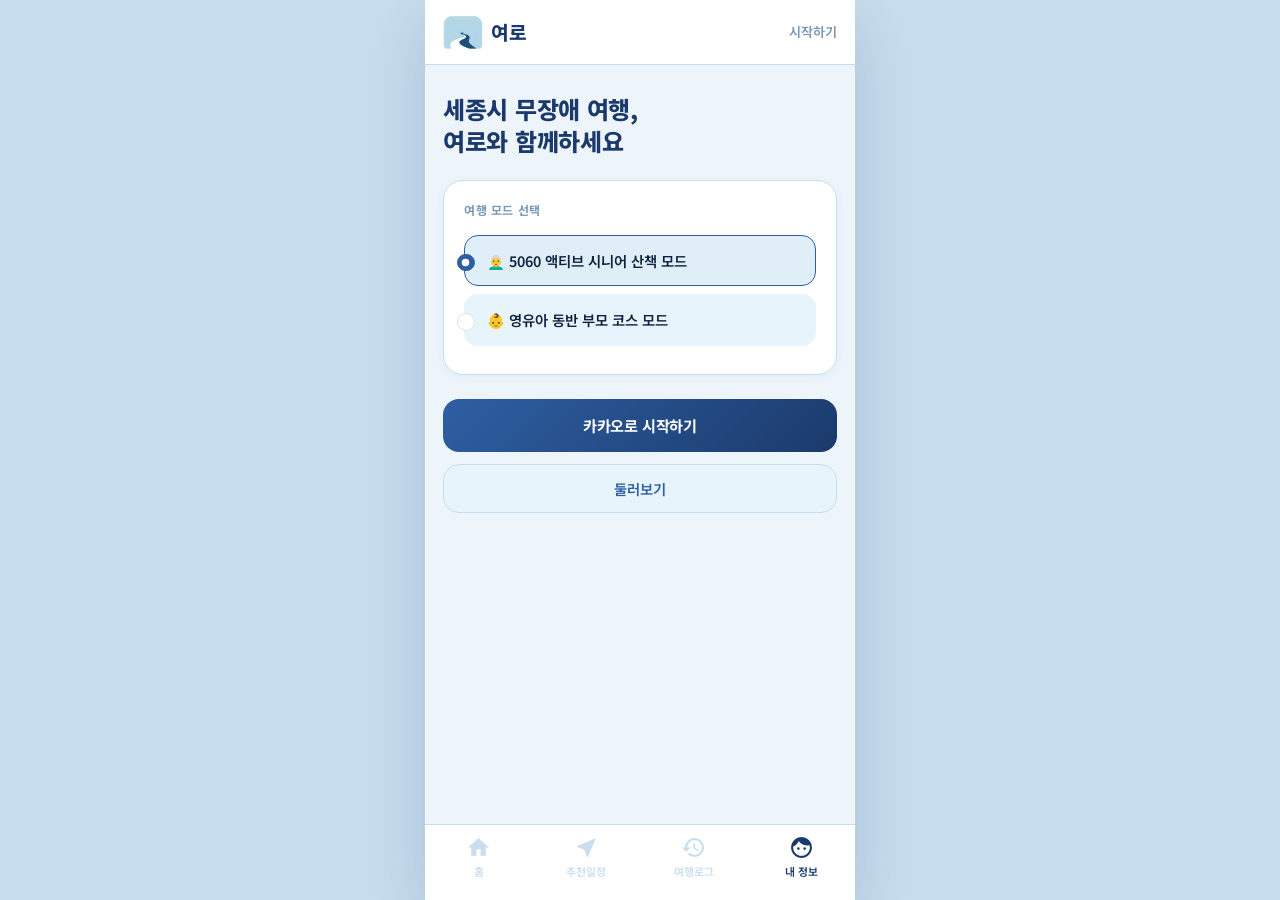
<file: yeoro_수정3.html>
<!DOCTYPE html>
<html lang="ko">
<head>
    <meta charset="UTF-8">
    <meta name="viewport" content="width=device-width, initial-scale=1.0">
    <title>여로 - 세종시 맞춤형 무장애 큐레이션</title>
    <link href="https://cdn.jsdelivr.net/npm/bootstrap@5.3.0/dist/css/bootstrap.min.css" rel="stylesheet">
    <link href="https://fonts.googleapis.com/icon?family=Material+Icons" rel="stylesheet">
    <link href="https://fonts.googleapis.com/css2?family=Noto+Sans+KR:wght@400;500;600;700;800&display=swap" rel="stylesheet">
    <style>
        :root {
            /* yeoro 로고 기반 컬러 시스템 */
            --yeoro-navy:    #1B3A6B;   /* 짙은 네이비 — 로고 강 색 */
            --yeoro-blue:    #2E5FA3;   /* 중간 블루 — CTA / 포인트 */
            --yeoro-sky:     #BDD9EF;   /* 연한 하늘 — 로고 배경 */
            --yeoro-mist:    #E8F4FB;   /* 더 연한 미스트 — 카드 배경 */
            --yeoro-white:   #FFFFFF;
            --yeoro-bg:      #EDF5FB;   /* 전체 배경 */
            --yeoro-text:    #0F2240;   /* 주 텍스트 */
            --yeoro-sub:     #3A5580;   /* 보조 텍스트 */
            --yeoro-muted:   #7A97B8;   /* 흐린 텍스트 */
            --yeoro-border:  #C8DEEE;   /* 테두리 */
            --app-font-size: 100%;
        }

        * { box-sizing: border-box; }

        body {
            font-family: 'Noto Sans KR', -apple-system, BlinkMacSystemFont, sans-serif;
            background-color: #C8DEEE;
            margin: 0;
            display: flex;
            justify-content: center;
            color: var(--yeoro-text);
            -webkit-font-smoothing: antialiased;
        }

        .phone-wrapper {
            width: 100%;
            max-width: 430px;
            height: 100vh;
            background-color: var(--yeoro-bg);
            position: relative;
            display: flex;
            flex-direction: column;
            overflow: hidden;
            box-shadow: 0 20px 60px rgba(27,58,107,0.18);
            font-size: var(--app-font-size);
        }

        /* ── 헤더 ── */
        .app-header {
            background: #fff;
            padding: 12px 18px;
            display: flex;
            justify-content: space-between;
            align-items: center;
            border-bottom: 1px solid var(--yeoro-border);
            z-index: 10;
        }
        .logo {
            display: flex;
            align-items: center;
            gap: 8px;
            cursor: pointer;
            text-decoration: none;
        }
        .logo img {
            width: 40px;
            height: 40px;
            border-radius: 10px;
            object-fit: cover;
            flex-shrink: 0;
        }
        .logo-text {
            font-size: 1.2em;
            font-weight: 800;
            color: var(--yeoro-navy);
            letter-spacing: -0.5px;
        }
        .header-action {
            font-size: 0.82em;
            font-weight: 600;
            color: var(--yeoro-muted);
            cursor: pointer;
        }

        /* ── 스크롤 영역 ── */
        .app-content {
            flex: 1;
            overflow-y: auto;
            padding: 20px 18px;
            padding-bottom: 96px;
        }
        .app-content::-webkit-scrollbar { display: none; }

        /* ── 페이지 타이틀 ── */
        .page-title {
            font-size: 1.5em;
            font-weight: 800;
            line-height: 1.35;
            margin-bottom: 22px;
            color: var(--yeoro-navy);
            letter-spacing: -0.3px;
        }

        /* ── 카드 ── */
        .y-card {
            background-color: var(--yeoro-white);
            border-radius: 20px;
            padding: 20px;
            margin-bottom: 12px;
            border: 1px solid var(--yeoro-border);
            box-shadow: 0 2px 10px rgba(27,58,107,0.05);
        }

        /* ── 로그인 라디오 ── */
        .y-radio-group .form-check {
            padding: 14px 16px;
            border-radius: 14px;
            background-color: var(--yeoro-mist);
            margin-bottom: 8px;
            border: 1.5px solid transparent;
            display: flex;
            align-items: center;
            transition: border-color 0.15s;
        }
        .y-radio-group .form-check:has(input:checked) {
            border-color: var(--yeoro-blue);
            background-color: #E0EEF8;
        }
        .y-radio-group .form-check-input {
            margin-right: 12px;
            width: 1.1rem;
            height: 1.1rem;
            accent-color: var(--yeoro-blue);
        }
        .y-radio-group .form-check-input:checked {
            background-color: var(--yeoro-blue);
            border-color: var(--yeoro-blue);
        }

        /* ── 버튼 ── */
        .y-btn-primary {
            background: linear-gradient(135deg, var(--yeoro-blue) 0%, var(--yeoro-navy) 100%);
            color: white;
            border: none;
            width: 100%;
            padding: 15px;
            border-radius: 16px;
            font-size: 0.95em;
            font-weight: 700;
            letter-spacing: -0.2px;
            transition: opacity 0.15s;
        }
        .y-btn-primary:active { opacity: 0.82; }

        .y-btn-secondary {
            background-color: var(--yeoro-mist);
            color: var(--yeoro-blue);
            border: 1.5px solid var(--yeoro-border);
            width: 100%;
            padding: 13px;
            border-radius: 16px;
            font-size: 0.9em;
            font-weight: 600;
        }

        /* ── 히어로 배너 ── */
        .hero-banner {
            border-radius: 22px;
            background: linear-gradient(145deg, var(--yeoro-navy) 0%, #2a5298 60%, var(--yeoro-blue) 100%);
            padding: 24px 20px;
            margin-bottom: 20px;
            position: relative;
            overflow: hidden;
        }
        .hero-banner::before {
            content: '';
            position: absolute;
            right: -20px;
            top: -20px;
            width: 140px;
            height: 140px;
            border-radius: 50%;
            background: rgba(189,217,239,0.15);
        }
        .hero-banner::after {
            content: '';
            position: absolute;
            right: 30px;
            bottom: -30px;
            width: 90px;
            height: 90px;
            border-radius: 50%;
            background: rgba(189,217,239,0.10);
        }
        .hero-banner-text {
            color: white;
            font-size: 1.15em;
            font-weight: 700;
            line-height: 1.5;
            position: relative;
            z-index: 1;
        }
        .hero-badge {
            display: inline-flex;
            align-items: center;
            gap: 4px;
            background: rgba(189,217,239,0.22);
            color: var(--yeoro-sky);
            font-size: 0.75em;
            font-weight: 600;
            padding: 4px 10px;
            border-radius: 20px;
            margin-bottom: 10px;
        }

        /* ── 메뉴 리스트 ── */
        .menu-row {
            display: flex;
            align-items: center;
            padding: 13px 4px;
            cursor: pointer;
            border-bottom: 1px solid var(--yeoro-mist);
            transition: background 0.1s;
        }
        .menu-row:last-child { border-bottom: none; }
        .menu-icon-box {
            width: 44px;
            height: 44px;
            border-radius: 14px;
            background-color: var(--yeoro-mist);
            display: flex;
            justify-content: center;
            align-items: center;
            margin-right: 16px;
            flex-shrink: 0;
        }
        .menu-icon-box .material-icons { font-size: 1.3rem; }
        .icon-blue   { color: var(--yeoro-blue); }
        .icon-teal   { color: #2A8FA8; }
        .icon-amber  { color: #C07A20; }
        .icon-green  { color: #2A7A4A; }
        .menu-title  { font-weight: 700; font-size: 0.98em; color: var(--yeoro-text); }
        .menu-sub    { font-size: 0.78em; color: var(--yeoro-muted); margin-top: 2px; }
        .menu-arrow  { margin-left: auto; color: var(--yeoro-border); }

        /* ── 카테고리 탭 ── */
        .cat-tabs {
            display: flex;
            background-color: var(--yeoro-border);
            padding: 3px;
            border-radius: 14px;
            margin-bottom: 16px;
        }
        .cat-tab {
            flex: 1;
            text-align: center;
            background: none;
            color: var(--yeoro-sub);
            border: none;
            padding: 8px 4px;
            border-radius: 11px;
            font-size: 0.82em;
            font-weight: 600;
            white-space: nowrap;
            transition: all 0.15s;
        }
        .cat-tab.active {
            background-color: var(--yeoro-white);
            color: var(--yeoro-navy);
            box-shadow: 0 2px 8px rgba(27,58,107,0.10);
        }

        /* ── 장소 카드 ── */
        .place-card {
            background: var(--yeoro-white);
            border-radius: 18px;
            padding: 16px;
            margin-bottom: 10px;
            border: 1px solid var(--yeoro-border);
            position: relative;
        }
        .place-name  { font-size: 1.05em; font-weight: 700; color: var(--yeoro-navy); margin-bottom: 3px; }
        .place-meta  { font-size: 0.8em; color: var(--yeoro-muted); margin-bottom: 6px; }
        .place-desc  { font-size: 0.82em; color: var(--yeoro-sub); font-weight: 500; margin-bottom: 8px; }
        .place-tag   {
            font-size: 0.75em;
            background-color: var(--yeoro-mist);
            color: var(--yeoro-blue);
            padding: 3px 9px;
            border-radius: 8px;
            display: inline-block;
            font-weight: 600;
            border: 1px solid var(--yeoro-border);
        }
        .add-btn {
            background: linear-gradient(135deg, var(--yeoro-blue), var(--yeoro-navy));
            color: white;
            border: none;
            padding: 5px 14px;
            border-radius: 10px;
            font-size: 0.78em;
            font-weight: 700;
            position: absolute;
            right: 16px;
            top: 16px;
        }

        /* ── 타임라인 ── */
        .timeline-node {
            position: relative;
            padding-left: 24px;
            border-left: 2px solid var(--yeoro-border);
            margin-left: 8px;
            padding-bottom: 24px;
        }
        .timeline-node:last-child { border-left-color: transparent; }
        .timeline-node::before {
            content: '';
            position: absolute;
            left: -6px;
            top: 5px;
            width: 10px;
            height: 10px;
            border-radius: 50%;
            background: var(--yeoro-blue);
            box-shadow: 0 0 0 3px rgba(46,95,163,0.18);
        }
        .timeline-title { font-weight: 700; font-size: 1em; margin-bottom: 2px; color: var(--yeoro-navy); }
        .timeline-sub   { font-size: 0.8em; color: var(--yeoro-muted); }

        /* ── 바텀 내비 ── */
        .app-bottom-nav {
            position: absolute;
            bottom: 0; left: 0; right: 0;
            height: 76px;
            background-color: rgba(255,255,255,0.97);
            backdrop-filter: blur(12px);
            display: flex;
            justify-content: space-around;
            align-items: center;
            border-top: 1px solid var(--yeoro-border);
            z-index: 10;
            padding-bottom: 10px;
        }
        .nav-item { text-align: center; color: var(--yeoro-border); cursor: pointer; flex: 1; transition: color 0.15s; }
        .nav-item.active { color: var(--yeoro-navy); }
        .nav-item .material-icons { font-size: 1.55rem; display: block; margin-bottom: 2px; }
        .nav-label { font-size: 0.68rem; font-weight: 600; display: block; }

        /* ── 플로팅 카트 ── */
        .floating-cart {
            position: absolute;
            left: 18px; right: 18px;
            bottom: 90px;
            background: linear-gradient(135deg, var(--yeoro-navy) 0%, #2a5298 100%);
            color: white;
            border-radius: 16px;
            padding: 14px 18px;
            display: flex;
            justify-content: space-between;
            align-items: center;
            box-shadow: 0 6px 20px rgba(27,58,107,0.25);
            z-index: 99;
            cursor: pointer;
        }
        .cart-highlight { color: var(--yeoro-sky); font-weight: 700; font-size: 0.85em; }

        /* ── 바텀시트 모달 ── */
        .modal.fade .modal-dialog { transform: translateY(100%); transition: transform 0.25s ease-out; }
        .modal.show .modal-dialog { transform: translateY(0); }
        .bottom-sheet {
            margin: auto 0 0 0 !important;
            max-width: 430px !important;
            width: 100%;
        }
        .bottom-sheet .modal-content { border-radius: 24px 24px 0 0; border: none; }

        /* ── 폰트 사이즈 선택 ── */
        .size-row {
            padding: 16px;
            background-color: var(--yeoro-mist);
            border-radius: 14px;
            margin-bottom: 8px;
            cursor: pointer;
            font-weight: 600;
            display: flex;
            justify-content: space-between;
            align-items: center;
            border: 1.5px solid transparent;
            color: var(--yeoro-sub);
        }
        .size-row.active {
            background-color: #D8EEFA;
            color: var(--yeoro-navy);
            border-color: var(--yeoro-blue);
        }

        .hidden { display: none !important; }

        /* 섹션 레이블 */
        .section-label {
            font-size: 0.75em;
            font-weight: 700;
            letter-spacing: 0.05em;
            color: var(--yeoro-muted);
            text-transform: uppercase;
            margin-bottom: 8px;
        }
    </style>
</head>
<body>
<div class="phone-wrapper" id="app-root-wrapper">

    <!-- 헤더 -->
    <div class="app-header">
        <div class="logo" onclick="changeScreen('main')">
            <img id="yeoro-logo" alt="여로 로고">
            <span class="logo-text">여로</span>
        </div>
        <span class="header-action" id="user-profile-indicator" onclick="changeScreen('login')">시작하기</span>
    </div>

    <!-- 콘텐츠 -->
    <div class="app-content" id="main-app-content">

        <!-- 로그인 화면 -->
        <div id="screen-login" class="py-2">
            <div class="page-title">세종시 무장애 여행,<br>여로와 함께하세요</div>

            <div class="y-card mb-4">
                <div class="section-label mb-3">여행 모드 선택</div>
                <div class="y-radio-group">
                    <div class="form-check">
                        <input class="form-check-input" type="radio" name="loginTargetRadio" id="radio5060" value="5060" checked>
                        <label class="form-check-label fw-semibold" for="radio5060" style="font-size:0.9em;">👨‍🦳 5060 액티브 시니어 산책 모드</label>
                    </div>
                    <div class="form-check">
                        <input class="form-check-input" type="radio" name="loginTargetRadio" id="radioFamily" value="family">
                        <label class="form-check-label fw-semibold" for="radioFamily" style="font-size:0.9em;">👶 영유아 동반 부모 코스 모드</label>
                    </div>
                </div>
            </div>

            <button class="y-btn-primary mb-2" onclick="startKakaoOAuth()">카카오로 시작하기</button>
            <button class="y-btn-secondary mt-1" onclick="processPreAuthenticationFlow(false)">둘러보기</button>
        </div>

        <!-- 메인 화면 -->
        <div id="screen-main" class="hidden">
            <div class="hero-banner mb-4">
                <div class="hero-badge">
                    <span class="material-icons" style="font-size:0.9em;">gps_fixed</span>
                    현위치 기반 안내
                </div>
                <div class="hero-banner-text" id="main-welcome-msg">
                    안전하고 편안한<br>세종 무장애 인프라 가이드
                </div>
            </div>

            <div class="section-label">무엇을 찾으시나요?</div>
            <div class="y-card" style="padding: 6px 14px;">
                <div class="menu-row" onclick="loadUnifiedCategory('관광명소')">
                    <div class="menu-icon-box"><span class="material-icons icon-blue">landscape</span></div>
                    <div>
                        <div class="menu-title">관광명소</div>
                        <div class="menu-sub">국문관광정보 + 웰니스 관광 API 연동</div>
                    </div>
                    <span class="material-icons menu-arrow" style="font-size:1.1rem;">chevron_right</span>
                </div>
                <div class="menu-row" onclick="loadUnifiedCategory('먹거리')">
                    <div class="menu-icon-box"><span class="material-icons icon-amber">restaurant</span></div>
                    <div>
                        <div class="menu-title">추천 맛집</div>
                        <div class="menu-sub">휠체어·유모차 진입 가능한 식당</div>
                    </div>
                    <span class="material-icons menu-arrow" style="font-size:1.1rem;">chevron_right</span>
                </div>
                <div class="menu-row" onclick="loadUnifiedCategory('축제')">
                    <div class="menu-icon-box"><span class="material-icons icon-teal">festival</span></div>
                    <div>
                        <div class="menu-title">지역 축제</div>
                        <div class="menu-sub">세종시 장애물 없는 안전 행사</div>
                    </div>
                    <span class="material-icons menu-arrow" style="font-size:1.1rem;">chevron_right</span>
                </div>
                <div class="menu-row" onclick="loadUnifiedCategory('의료기관')">
                    <div class="menu-icon-box"><span class="material-icons icon-green">local_hospital</span></div>
                    <div>
                        <div class="menu-title">의료기관 정보</div>
                        <div class="menu-sub">돌발 상황 대비 실시간 의료 정보</div>
                    </div>
                    <span class="material-icons menu-arrow" style="font-size:1.1rem;">chevron_right</span>
                </div>
            </div>
        </div>

        <!-- 일정 화면 -->
        <div id="screen-schedule" class="hidden">
            <div class="d-flex justify-content-between align-items-center mb-3">
                <div class="fw-bold" style="font-size:1.15em; color: var(--yeoro-navy);">오늘의 최적 일정</div>
                <div class="d-flex gap-2">
                    <button class="btn btn-sm fw-bold px-2 rounded-3" style="font-size:0.78em; background:var(--yeoro-mist); color:var(--yeoro-blue); border:1px solid var(--yeoro-border);" onclick="generateRandomSchedule()">🎲 랜덤 추천</button>
                    <button class="btn btn-sm fw-bold px-2 rounded-3" style="font-size:0.78em; background:var(--yeoro-mist); color:var(--yeoro-sub); border:1px solid var(--yeoro-border);" onclick="recalculateAndSortRoute()">🔄 재정렬</button>
                </div>
            </div>
            <div id="schedule-timeline-box" class="y-card">
                <p class="text-center py-4 small m-0" style="color:var(--yeoro-muted);">장바구니에 장소를 담거나<br><strong style="color:var(--yeoro-sub);">'🎲 랜덤 추천'</strong> 버튼을 눌러보세요.</p>
            </div>
        </div>

        <!-- 장소 목록 화면 -->
        <div id="screen-api-list" class="hidden">
            <div class="cat-tabs">
                <button class="cat-tab" id="tab-관광명소" onclick="loadUnifiedCategory('관광명소')">관광명소</button>
                <button class="cat-tab" id="tab-먹거리" onclick="loadUnifiedCategory('먹거리')">먹거리</button>
                <button class="cat-tab" id="tab-축제" onclick="loadUnifiedCategory('축제')">축제</button>
                <button class="cat-tab" id="tab-의료기관" onclick="loadUnifiedCategory('의료기관')">의료기관</button>
            </div>
            <div id="dynamic-api-cards-injection-box"></div>
        </div>

        <!-- 여행 로그 화면 -->
        <div id="screen-history" class="hidden">
            <div class="page-title">나의 무장애 여정</div>
            <div class="y-card text-center py-5">
                <span class="material-icons mb-2" style="font-size:2.5rem; color:var(--yeoro-border);">lock</span>
                <p class="fw-bold m-0 small" style="color:var(--yeoro-sub);">비회원 상태에서는 기록이 저장되지 않아요.</p>
            </div>
        </div>

    </div>

    <!-- 플로팅 카트 -->
    <div class="floating-cart hidden" id="toss-omni-floating-cart" onclick="openOmniCartModal()">
        <div class="d-flex align-items-center gap-2">
            <span class="material-icons" style="font-size:1.25rem;">shopping_bag</span>
            <span class="fw-bold small"><span id="omni-cart-counter-badge">0</span>개의 장소가 담겼어요</span>
        </div>
        <span class="cart-highlight">보기 ›</span>
    </div>

    <!-- 바텀 내비 -->
    <div class="app-bottom-nav">
        <div class="nav-item active" onclick="changeScreen('main')">
            <span class="material-icons">home</span>
            <span class="nav-label">홈</span>
        </div>
        <div class="nav-item" onclick="changeScreen('schedule')">
            <span class="material-icons">near_me</span>
            <span class="nav-label">추천일정</span>
        </div>
        <div class="nav-item" onclick="changeScreen('history')">
            <span class="material-icons">history</span>
            <span class="nav-label">여행로그</span>
        </div>
        <div class="nav-item" onclick="changeScreen('login')">
            <span class="material-icons">face</span>
            <span class="nav-label">내 정보</span>
        </div>
    </div>
</div>

<!-- 폰트 사이즈 모달 -->
<div class="modal fade" id="fontSizeSettingModal" data-bs-backdrop="static" data-bs-keyboard="false" tabindex="-1" aria-hidden="true">
    <div class="modal-dialog bottom-sheet">
        <div class="modal-content">
            <div class="modal-body p-4">
                <div class="page-title" style="font-size:1.25em; margin-bottom:10px;">글자 크기 선택</div>
                <p class="small mb-4" style="color:var(--yeoro-muted);">가장 보기 편한 크기를 골라주세요.</p>
                <div class="size-row" id="size-card-normal" onclick="selectFontSizePreference('100%')">
                    <span>기본 크기</span>
                    <span style="font-size:1rem; color:var(--yeoro-muted);">가나다</span>
                </div>
                <div class="size-row active" id="size-card-large" onclick="selectFontSizePreference('120%')">
                    <span>크게 보기 (시니어 추천)</span>
                    <span style="font-size:1.25rem; color:var(--yeoro-navy);">가나다</span>
                </div>
                <button class="y-btn-primary mt-4" onclick="confirmFontSizeAndGoHome()">확인</button>
            </div>
        </div>
    </div>
</div>

<!-- 카트 모달 -->
<div class="modal fade" id="omniCartModal" tabindex="-1" aria-hidden="true">
    <div class="modal-dialog bottom-sheet">
        <div class="modal-content">
            <div class="modal-body p-4">
                <div class="page-title" style="font-size:1.15em; margin-bottom:14px;">선택한 장소 목록</div>
                <div id="omni-cart-items-list-box" style="max-height:220px; overflow-y:auto;" class="mb-4"></div>
                <button class="y-btn-primary" onclick="injectCartToTimelineRoute()">현위치 동선 최적화하기</button>
            </div>
        </div>
    </div>
</div>

<script src="https://cdn.jsdelivr.net/npm/bootstrap@5.3.0/dist/js/bootstrap.bundle.min.js"></script>
<script>
/* ════════════════════════════════════════════════════════════════════
   여로(Yero) — 세종시 무장애 큐레이션 앱
   ─ API 키를 API_CONFIG에 채우면 실제 API가 연동됩니다.
   ─ 키가 없어도 로컬 폴백 데이터로 모든 기능이 정상 동작합니다.
   ════════════════════════════════════════════════════════════════════ */

/* ── ① API 키 설정 ──────────────────────────────────────────────── */
/* ── 로고 이미지 (base64, PNG) ─────────────────────────────────── */
const LOGO_SRC = '[data-uri]';

const API_CONFIG = {
    /*
     * ┌─────────────────────────────────────────────────────────────┐
     * │              API 키 입력 위치 안내                           │
     * ├─────────────────────────────────────────────────────────────┤
     * │ DATA_GO_KR_KEY                                               │
     * │   발급처: https://www.data.go.kr                            │
     * │   검색어: "한국관광공사_국문 관광정보 서비스"                   │
     * │   → 활용신청 → 승인 후 [마이페이지 > 인증키 발급현황]에서 복사  │
     * │   → Decoding(일반) 키를 붙여넣으세요                          │
     * │                                                              │
     * │ KAKAO_REST_KEY                                               │
     * │   발급처: https://developers.kakao.com                       │
     * │   → 내 애플리케이션 > 앱 키 > REST API 키                    │
     * │   → 카카오맵 검색 + 카카오 로그인에 사용                       │
     * │                                                              │
     * │ KAKAO_JS_KEY                                                 │
     * │   → 내 애플리케이션 > 앱 키 > JavaScript 키                  │
     * │   → 지도 SDK 확장용 (선택)                                    │
     * │                                                              │
     * │ ※ 키를 넣지 않아도 폴백 데이터로 정상 동작합니다              │
     * └─────────────────────────────────────────────────────────────┘
     */
    DATA_GO_KR_KEY: '',    // ← 공공데이터 인증키 (Decoding)
    KAKAO_REST_KEY: '',    // ← 카카오 REST API 키
    KAKAO_JS_KEY:   '',    // ← 카카오 JavaScript 키 (선택)

    /* 아래는 수정하지 않아도 됩니다 */
    KAKAO_REDIRECT_URI: window.location.origin + window.location.pathname,
    TOUR_AREA_CODE: '8',   // 세종시 지역코드
    DEFAULT_LAT: 36.4800,
    DEFAULT_LNG: 127.2890,
    HTTP_TIMEOUT: 6000,
};

/* ── ② 로컬 폴백 데이터 (API 미설정/실패 시 자동 사용) ────────────── */
const LOCAL_FALLBACK = {
    '관광명소': [
        { id:'T1', name:'세종 이응다리 (금강보행교)', addr:'세종특별자치시 세종동 29-111', lat:36.4852, lng:127.2910, desc:'♿ 1.4km 완전 평면 동선 및 야간 안심 유도등 구비' },
        { id:'T2', name:'국립세종수목원 사계절온실', addr:'세종특별자치시 연기면 수목원로 136', lat:36.4961, lng:127.2935, desc:'👶 무료 유모차 대여 인프라 및 넓은 수유실 인접' },
        { id:'T3', name:'베어트리파크 힐링숲길', addr:'세종특별자치시 전동면 신송로 217', lat:36.6181, lng:127.2447, desc:'🧘 평탄한 산책로와 정원 테라피 — 웰니스 힐링 명소' },
        { id:'T4', name:'세종호수공원 물맞이 명상터', addr:'세종특별자치시 세종동', lat:36.5006, lng:127.2589, desc:'🌿 호수 둘레 무장애 데크길과 휴게 쉼터로 힐링 산책' },
        { id:'T5', name:'세종 중앙공원', addr:'세종특별자치시 보람동', lat:36.4897, lng:127.2650, desc:'🌳 넓은 잔디광장과 평탄한 산책로 — 무장애 접근 가능' },
    ],
    '먹거리': [
        { id:'F1', name:'더사랑 차반 (한정식)', addr:'세종 장군면 월현윗길 38-31 1층', lat:36.4941, lng:127.2045, desc:'♿ 입구 턱 없는 완만한 슬로프, 휠체어 전용 진입로' },
        { id:'F2', name:'만선 (생선구이)', addr:'세종 금남면 발산1길 41 1층', lat:36.4682, lng:127.2812, desc:'👶 영유아 동반 가족 안심 좌식 의자 및 넓은 주차장' },
        { id:'F3', name:'세종 어울림 식당', addr:'세종특별자치시 한누리대로 123', lat:36.4820, lng:127.2700, desc:'♿ 넓은 통로와 장애인 편의시설 완비된 한식당' },
    ],
    '축제': [
        { id:'V1', name:'세종시 낙화 축제 (시즌 한정)', addr:'세종특별자치시 중앙공원 일원', lat:36.4912, lng:127.2711, desc:'🌳 넓은 중앙녹지 연계 — 턱 없는 인도 확보' },
        { id:'V2', name:'세종 호수공원 빛 축제', addr:'세종특별자치시 세종동 호수공원', lat:36.5006, lng:127.2589, desc:'✨ 무장애 데크 산책로에서 즐기는 야간 조명 축제' },
    ],
    '의료기관': [
        { id:'M1', name:'세종충남대학교병원', addr:'세종특별자치시 보람1로 16', lat:36.5184, lng:127.2592, desc:'🚑 24시간 응급 진료 체계 및 소아청소년과 전문의 상주', tel:'044-995-4000' },
        { id:'M2', name:'엔케이세종병원', addr:'세종특별자치시 한누리대로 249', lat:36.4842, lng:127.2588, desc:'🚑 야간 급체·골절 등 돌발 외상 안전 진료', tel:'044-866-0001' },
        { id:'M3', name:'세종 연세내과의원', addr:'세종특별자치시 도움1로 46', lat:36.4780, lng:127.2640, desc:'🏥 내과·가정의학과 — 여행 중 건강 이상 시 빠른 진료', tel:'044-862-5200' },
    ],
};

/* ── ③ 앱 상태 ──────────────────────────────────────────────────── */
let userSession  = { loggedIn:false, targetGroup:'5060', nickname:'비회원' };
let cart         = [];
let userLoc      = { lat: API_CONFIG.DEFAULT_LAT, lng: API_CONFIG.DEFAULT_LNG };
let fontChoice   = '120%';
let apiCache     = {};   // { 카테고리명: [place, ...] }

/* ── ④ 유틸 ─────────────────────────────────────────────────────── */
const haversine = (la1,lo1,la2,lo2) => {
    const R=6371, d=v=>v*Math.PI/180;
    const a=Math.sin(d(la2-la1)/2)**2+Math.cos(d(la1))*Math.cos(d(la2))*Math.sin(d(lo2-lo1)/2)**2;
    return Math.round(R*2*Math.atan2(Math.sqrt(a),Math.sqrt(1-a))*10)/10;
};
const esc = s => String(s??'').replace(/&/g,'&amp;').replace(/</g,'&lt;').replace(/>/g,'&gt;');
function showToast(msg, type='info') {
    const d=document.createElement('div');
    d.style.cssText=`position:fixed;top:20px;left:50%;transform:translateX(-50%);
        background:${type==='error'?'#c0392b':'#1B3A6B'};color:#fff;padding:10px 18px;
        border-radius:12px;font-size:0.82em;font-weight:600;z-index:9999;
        box-shadow:0 4px 16px rgba(0,0,0,.25);pointer-events:none;`;
    d.textContent=msg; document.body.appendChild(d);
    setTimeout(()=>d.remove(),2800);
}
function sourceBadge(src) {
    const m={tourapi:['관광API','#E8F3FF','#2E5FA3'],wellness:['웰니스API','#E6F9F0','#10A37F'],
             kakao:['카카오맵','#FEF7C3','#A98600'],local:['기본정보','#F2F4F6','#7A97B8']};
    const [lbl,bg,col]=m[src]||m.local;
    return `<span style="font-size:.7em;font-weight:700;padding:2px 7px;border-radius:6px;
                background:${bg};color:${col};margin-left:6px;vertical-align:middle;">${lbl}</span>`;
}

/* ── ⑤ 화면 전환 ────────────────────────────────────────────────── */
function changeScreen(id) {
    ['login','main','schedule','api-list','history'].forEach(s=>
        document.getElementById('screen-'+s)?.classList.add('hidden'));
    document.getElementById('screen-'+id)?.classList.remove('hidden');
    document.querySelectorAll('.nav-item').forEach((t,i)=>t.classList.toggle('active',
        (id==='main'&&i===0)||(id==='schedule'&&i===1)||(id==='history'&&i===2)||(id==='login'&&i===3)));
}

/* ── ⑥ GPS ──────────────────────────────────────────────────────── */
function initGeolocation() {
    if (!navigator.geolocation) return;
    navigator.geolocation.getCurrentPosition(
        p=>{userLoc={lat:p.coords.latitude,lng:p.coords.longitude};},
        ()=>{}, {timeout:5000});
}

/* ── ⑦ 카카오 OAuth 로그인 ─────────────────────────────────────────
   흐름: startKakaoOAuth() → 카카오 페이지 → ?code= 콜백
   → handleKakaoCallback() → Flask /auth/kakao/callback 으로 code 전달
   (토큰 교환은 CORS 때문에 반드시 Flask 서버에서 처리)
   ─────────────────────────────────────────────────────────────────*/
function startKakaoOAuth() {
    const group=document.querySelector('input[name="loginTargetRadio"]:checked')?.value||'5060';
    userSession.targetGroup=group;
    if (!API_CONFIG.KAKAO_REST_KEY) {
        showToast('카카오 키 미설정 → 둘러보기로 진행합니다');
        browseAsGuest(); return;
    }
    const state=btoa(JSON.stringify({group,r:Math.random().toString(36).slice(2)}));
    sessionStorage.setItem('oauth_state',state);
    const p=new URLSearchParams({client_id:API_CONFIG.KAKAO_REST_KEY,
        redirect_uri:API_CONFIG.KAKAO_REDIRECT_URI,response_type:'code',state});
    window.location.href='https://kauth.kakao.com/oauth/authorize?'+p;
}
function handleKakaoCallback() {
    const p=new URLSearchParams(window.location.search);
    const code=p.get('code'), state=p.get('state'), error=p.get('error');
    if (!code) return;
    window.history.replaceState({},'',window.location.pathname);
    if (error){showToast('카카오 로그인 취소됨');return;}
    if (sessionStorage.getItem('oauth_state')!==state){showToast('보안 검증 실패','error');return;}
    sessionStorage.removeItem('oauth_state');
    let group='5060';
    try{group=JSON.parse(atob(state)).group;}catch(e){}
    userSession={loggedIn:true,targetGroup:group,nickname:'카카오 회원'};
    /* Flask 연동 시: fetch('/auth/kakao/callback?code='+code+'&state='+state) */
    afterAuth();
}
function browseAsGuest() {
    const group=document.querySelector('input[name="loginTargetRadio"]:checked')?.value||'5060';
    userSession={loggedIn:false,targetGroup:group,nickname:'비회원'};
    afterAuth();
}
function afterAuth() {
    if(userSession.targetGroup==='5060') new bootstrap.Modal(document.getElementById('fontSizeSettingModal')).show();
    else { setFont('100%'); finalizeAuth(); }
}
function selectFontSizePreference(s){
    fontChoice=s;
    document.getElementById('size-card-normal').classList.toggle('active',s==='100%');
    document.getElementById('size-card-large').classList.toggle('active',s!=='100%');
}
function confirmFontSizeAndGoHome(){
    setFont(fontChoice);
    bootstrap.Modal.getInstance(document.getElementById('fontSizeSettingModal'))?.hide();
    finalizeAuth();
}
function setFont(s){document.getElementById('app-root-wrapper').style.setProperty('--app-font-size',s);}
function finalizeAuth() {
    document.getElementById('user-profile-indicator').textContent=userSession.nickname;
    const guide=userSession.targetGroup==='5060'
        ?'현위치 기반 무장애 맞춤 가이드가 켜졌어요.'
        :'영유아 동반 코스 가이드가 켜졌어요.';
    document.getElementById('main-welcome-msg').innerHTML=
        `반갑습니다, ${esc(userSession.nickname)}님<br>
         <span style="font-size:.82em;font-weight:500;opacity:.88;">${guide}</span>`;
    changeScreen('main');
    initGeolocation();
}

/* ── ⑧ API 호출 함수들 ───────────────────────────────────────────────
   모든 함수는 실패 시 null/[] 반환 — 절대 예외를 밖으로 던지지 않음
   ─────────────────────────────────────────────────────────────────*/

/* 공통 fetch 래퍼 (타임아웃 + 에러 흡수) */
async function safeFetch(url, options={}) {
    try {
        const controller = new AbortController();
        const timer = setTimeout(()=>controller.abort(), API_CONFIG.HTTP_TIMEOUT);
        const res = await fetch(url, {...options, signal:controller.signal});
        clearTimeout(timer);
        if (!res.ok) throw new Error(`HTTP ${res.status}`);
        return await res.json();
    } catch(e) {
        console.warn(`[API] 실패: ${url.substring(0,60)}... (${e.message})`);
        return null;
    }
}

/* 공공데이터 응답에서 item 배열 안전 추출 */
function extractItems(json) {
    try {
        const items = json?.response?.body?.items?.item;
        if (!items) return [];
        return Array.isArray(items) ? items : [items];
    } catch(e) { return []; }
}

/* 국문관광정보 API — contentTypeId: 12=관광지, 14=문화시설, 15=축제, 39=음식점 */
async function callTourApi(contentTypeId, rows=15) {
    if (!API_CONFIG.DATA_GO_KR_KEY) return null;
    const url = 'https://apis.data.go.kr/B551011/KorService2/locationBasedList2?' +
        new URLSearchParams({
            serviceKey:    API_CONFIG.DATA_GO_KR_KEY,
            numOfRows: rows, pageNo:1,
            MobileOS:'ETC', MobileApp:'Yero', _type:'json',
            mapX: userLoc.lng, mapY: userLoc.lat,
            radius: 20000, contentTypeId, arrange:'E',
        });
    const json = await safeFetch(url);
    if (!json) return null;
    return extractItems(json).map(it=>({
        id:    'tour-'+(it.contentid||it.title),
        name:  (it.title||'').trim(),
        addr:  ((it.addr1||'')+' '+(it.addr2||'')).trim(),
        lat:   parseFloat(it.mapy)||null,
        lng:   parseFloat(it.mapx)||null,
        desc:  it.cat3||it.cat2||'한국관광공사 제공',
        tel:   it.tel||'',
        image: it.firstimage||it.firstimage2||'',
        source:'tourapi',
    })).filter(p=>p.name);
}

/* 웰니스 관광 API */
async function callWellnessApi(rows=10) {
    if (!API_CONFIG.DATA_GO_KR_KEY) return null;
    const url = 'https://apis.data.go.kr/B551011/wellnessTourInfo/wellnessList?' +
        new URLSearchParams({
            serviceKey: API_CONFIG.DATA_GO_KR_KEY,
            numOfRows:rows, pageNo:1,
            MobileOS:'ETC', MobileApp:'Yero', _type:'json',
            areaCode: API_CONFIG.TOUR_AREA_CODE,
        });
    const json = await safeFetch(url);
    if (!json) return null;
    return extractItems(json).map(it=>({
        id:    'wellness-'+(it.contentid||it.title),
        name:  (it.title||it.name||'').trim(),
        addr:  (it.addr1||it.address||'').trim(),
        lat:   parseFloat(it.mapy||it.latitude)||null,
        lng:   parseFloat(it.mapx||it.longitude)||null,
        desc:  it.overview||it.cat3||'🧘 웰니스 힐링 추천 장소',
        tel:   it.tel||'',
        source:'wellness',
    })).filter(p=>p.name);
}

/* 카카오맵 로컬 검색 — 카테고리 코드: FD6=음식점, HP8=병원, AT4=관광명소 */
async function callKakaoCategory(code, size=15) {
    if (!API_CONFIG.KAKAO_REST_KEY) return null;
    const url = 'https://dapi.kakao.com/v2/local/search/category.json?' +
        new URLSearchParams({
            category_group_code: code,
            x: userLoc.lng, y: userLoc.lat,
            radius: 10000, size: Math.min(size,15), sort:'distance',
        });
    const json = await safeFetch(url, {headers:{Authorization:'KakaoAK '+API_CONFIG.KAKAO_REST_KEY}});
    if (!json) return null;
    return (json.documents||[]).map(d=>({
        id:    'kakao-'+d.id,
        name:  d.place_name||'',
        addr:  d.road_address_name||d.address_name||'',
        lat:   parseFloat(d.y)||null,
        lng:   parseFloat(d.x)||null,
        desc:  d.category_name||'카카오맵 제공',
        tel:   d.phone||'',
        source:'kakao',
    })).filter(p=>p.name);
}

/* 카카오 키워드 검색 */
async function callKakaoKeyword(keyword, size=10) {
    if (!API_CONFIG.KAKAO_REST_KEY) return null;
    const url = 'https://dapi.kakao.com/v2/local/search/keyword.json?' +
        new URLSearchParams({query:keyword, x:userLoc.lng, y:userLoc.lat,
            radius:10000, size:Math.min(size,15)});
    const json = await safeFetch(url, {headers:{Authorization:'KakaoAK '+API_CONFIG.KAKAO_REST_KEY}});
    if (!json) return null;
    return (json.documents||[]).map(d=>({
        id:'kakao-kw-'+d.id, name:d.place_name||'',
        addr:d.road_address_name||d.address_name||'',
        lat:parseFloat(d.y)||null, lng:parseFloat(d.x)||null,
        desc:d.category_name||'카카오맵 제공', tel:d.phone||'',
        source:'kakao',
    })).filter(p=>p.name);
}

/* ── ⑨ 카테고리별 데이터 로딩 ──────────────────────────────────────
   각 카테고리마다 1~2개 API를 호출 → 병합 → 실패 시 폴백
   ─────────────────────────────────────────────────────────────────*/
async function getPlaces(category) {
    if (apiCache[category]) return apiCache[category];

    let places = null;

    try {
        if (category === '관광명소') {
            /* 국문관광정보(관광지12 + 문화시설14) + 웰니스 API 병렬 호출 */
            const [tour, culture, wellness] = await Promise.all([
                callTourApi('12', 12),
                callTourApi('14', 8),
                callWellnessApi(8),
            ]);
            const combined = [...(tour||[]), ...(culture||[]), ...(wellness||[])];
            if (combined.length > 0) places = combined;
        }
        else if (category === '먹거리') {
            /* 국문관광정보(음식점39) + 카카오맵(FD6 음식점) 병렬 호출 */
            const [tourFood, kakaoFood] = await Promise.all([
                callTourApi('39', 10),
                callKakaoCategory('FD6', 10),
            ]);
            const combined = [...(tourFood||[]), ...(kakaoFood||[])];
            if (combined.length > 0) places = combined;
        }
        else if (category === '축제') {
            /* 국문관광정보(축제15) */
            const tourFest = await callTourApi('15', 15);
            if (tourFest && tourFest.length > 0) places = tourFest;
        }
        else if (category === '의료기관') {
            /* 카카오맵(HP8 병원) + 키워드 검색 보조 */
            const [kakaoHosp, keyword] = await Promise.all([
                callKakaoCategory('HP8', 12),
                callKakaoKeyword('세종 병원 응급', 5),
            ]);
            const combined = [...(kakaoHosp||[]), ...(keyword||[])];
            // 중복 제거
            const seen = new Set();
            const deduped = combined.filter(p=>{
                if (seen.has(p.name)) return false;
                seen.add(p.name); return true;
            });
            if (deduped.length > 0) places = deduped;
        }
    } catch(e) {
        console.warn('[getPlaces] 예외:', e.message);
        places = null;
    }

    /* API 실패 또는 키 없음 → 로컬 폴백 */
    if (!places || places.length === 0) {
        places = (LOCAL_FALLBACK[category]||[]).map(p=>({...p, category}));
        if (places.length === 0) {
            console.info(`[폴백] ${category}: 데이터 없음`);
        }
    }

    /* 거리 계산 + 정렬 */
    places = places
        .map(p=>({...p, category, _dist:(p.lat&&p.lng)
            ? haversine(userLoc.lat,userLoc.lng,p.lat,p.lng) : null}))
        .sort((a,b)=>(a._dist===null)-(b._dist===null)||(a._dist||0)-(b._dist||0));

    apiCache[category] = places;
    return places;
}

/* ── ⑩ 카드 렌더링 ──────────────────────────────────────────────── */
async function loadUnifiedCategory(categoryKey) {
    document.querySelectorAll('.cat-tab').forEach(b=>b.classList.remove('active'));
    document.getElementById(`tab-${categoryKey}`)?.classList.add('active');
    changeScreen('api-list');

    const box = document.getElementById('dynamic-api-cards-injection-box');
    box.innerHTML = `<div style="text-align:center;padding:48px 0;color:var(--yeoro-muted);">
        <div style="font-size:2em;margin-bottom:8px;">🔍</div>
        <div style="font-size:.85em;font-weight:600;">불러오는 중...</div>
        <div style="font-size:.75em;margin-top:4px;opacity:.7;">API 연동 중이에요</div></div>`;

    const places = await getPlaces(categoryKey);

    if (!places.length) {
        box.innerHTML=`<div style="text-align:center;padding:48px 0;color:var(--yeoro-muted);">
            <div style="font-size:2em;margin-bottom:8px;">📭</div>
            <div style="font-size:.85em;">표시할 장소가 없어요.</div></div>`;
        return;
    }

    box.innerHTML = '';
    places.forEach(item => {
        const inCart = cart.some(c=>c.id===item.id);
        const dist   = item._dist!=null ? `내 위치에서 ${item._dist}km · ` : '';
        const card   = document.createElement('div');
        card.className = 'place-card';
        card.innerHTML = `
            <div class="place-name">${esc(item.name)}${sourceBadge(item.source||'local')}</div>
            <div class="place-meta">${dist}세종시</div>
            <div class="place-desc">${esc(item.desc||'')}</div>
            ${item.tel?`<div style="font-size:.78em;color:var(--yeoro-muted);margin-bottom:6px;">📞 ${esc(item.tel)}</div>`:''}
            <span class="place-tag">${esc(item.category)}</span>
            <button class="add-btn" ${inCart?'disabled style="opacity:.5"':''}>
                ${inCart?'담김':'추가'}</button>`;
        card.querySelector('.add-btn').addEventListener('click', e=>{
            if(inCart) return;
            pushToCart(item);
            e.target.disabled=true; e.target.textContent='담김'; e.target.style.opacity='.5';
        });
        box.appendChild(card);
    });
}

/* ── ⑪ 장바구니 ─────────────────────────────────────────────────── */
function pushToCart(item) {
    if (cart.some(c=>c.id===item.id)) return;
    cart.push(item);
    document.getElementById('omni-cart-counter-badge').textContent=cart.length;
    document.getElementById('toss-omni-floating-cart').classList.remove('hidden');
}
function removeCartItem(i) {
    cart.splice(i,1);
    document.getElementById('omni-cart-counter-badge').textContent=cart.length;
    if(cart.length===0){
        document.getElementById('toss-omni-floating-cart').classList.add('hidden');
        bootstrap.Modal.getInstance(document.getElementById('omniCartModal'))?.hide();
    } else openOmniCartModal();
}
function openOmniCartModal() {
    const box=document.getElementById('omni-cart-items-list-box');
    box.innerHTML=cart.length===0
        ?`<p class="text-center py-3 m-0 small" style="color:var(--yeoro-muted);">추가한 장소가 없어요.</p>`
        :cart.map((item,i)=>`
            <div class="d-flex justify-content-between align-items-center py-2"
                 style="border-bottom:1px solid var(--yeoro-border);">
                <div>
                    <span class="fw-bold" style="color:var(--yeoro-navy);font-size:.93em;">${esc(item.name)}</span>
                    <span class="ms-2" style="font-size:.78em;color:var(--yeoro-muted);">${esc(item.category)}</span>
                </div>
                <span class="material-icons" onclick="removeCartItem(${i})"
                    style="cursor:pointer;font-size:1.15rem;color:var(--yeoro-muted);">close</span>
            </div>`).join('');
    new bootstrap.Modal(document.getElementById('omniCartModal')).show();
}
function injectCartToTimelineRoute() {
    bootstrap.Modal.getInstance(document.getElementById('omniCartModal'))?.hide();
    recalculateAndSortRoute();
    changeScreen('schedule');
}

/* ── ⑫ 일정·동선 ────────────────────────────────────────────────── */
async function generateRandomSchedule() {
    const box=document.getElementById('schedule-timeline-box');
    box.innerHTML=`<div style="text-align:center;padding:32px;color:var(--yeoro-muted);">🎲 일정 생성 중...</div>`;
    changeScreen('schedule');
    cart=[];
    for (const cat of ['관광명소','먹거리','축제']) {
        const pool=await getPlaces(cat);
        if(pool.length) cart.push(pool[Math.floor(Math.random()*pool.length)]);
    }
    document.getElementById('omni-cart-counter-badge').textContent=cart.length;
    document.getElementById('toss-omni-floating-cart').classList.remove('hidden');
    recalculateAndSortRoute();
}
function recalculateAndSortRoute() {
    if(!cart.length) return;
    cart.forEach(item=>{item._dist=(item.lat&&item.lng)
        ?haversine(userLoc.lat,userLoc.lng,item.lat,item.lng):null;});
    cart.sort((a,b)=>(a._dist===null)-(b._dist===null)||(a._dist||0)-(b._dist||0));
    const box=document.getElementById('schedule-timeline-box');
    box.innerHTML='';
    cart.forEach(item=>{
        const url=`https://map.kakao.com/link/to/${encodeURIComponent(item.name)},${item.lat},${item.lng}`;
        const node=document.createElement('div'); node.className='timeline-node';
        node.innerHTML=`
            <div class="timeline-title">${esc(item.name)}</div>
            <div class="timeline-sub">${item._dist!=null?'직선거리 '+item._dist+'km · ':''}${esc(item.category)}</div>
            <button class="btn btn-sm mt-2 px-3 fw-bold rounded-3"
                style="font-size:.78em;background:var(--yeoro-mist);color:var(--yeoro-blue);border:1px solid var(--yeoro-border);"
                onclick="window.open('${url}')">길찾기</button>`;
        box.appendChild(node);
    });
}

/* ── ⑬ 초기화 ───────────────────────────────────────────────────── */
document.addEventListener('DOMContentLoaded', () => {
    document.getElementById('yeoro-logo').src = LOGO_SRC;
    handleKakaoCallback();
    if(API_CONFIG.KAKAO_JS_KEY && window.Kakao && !Kakao.isInitialized())
        Kakao.init(API_CONFIG.KAKAO_JS_KEY);
    changeScreen('login');
});
</script>
</body>
</html>
</file>
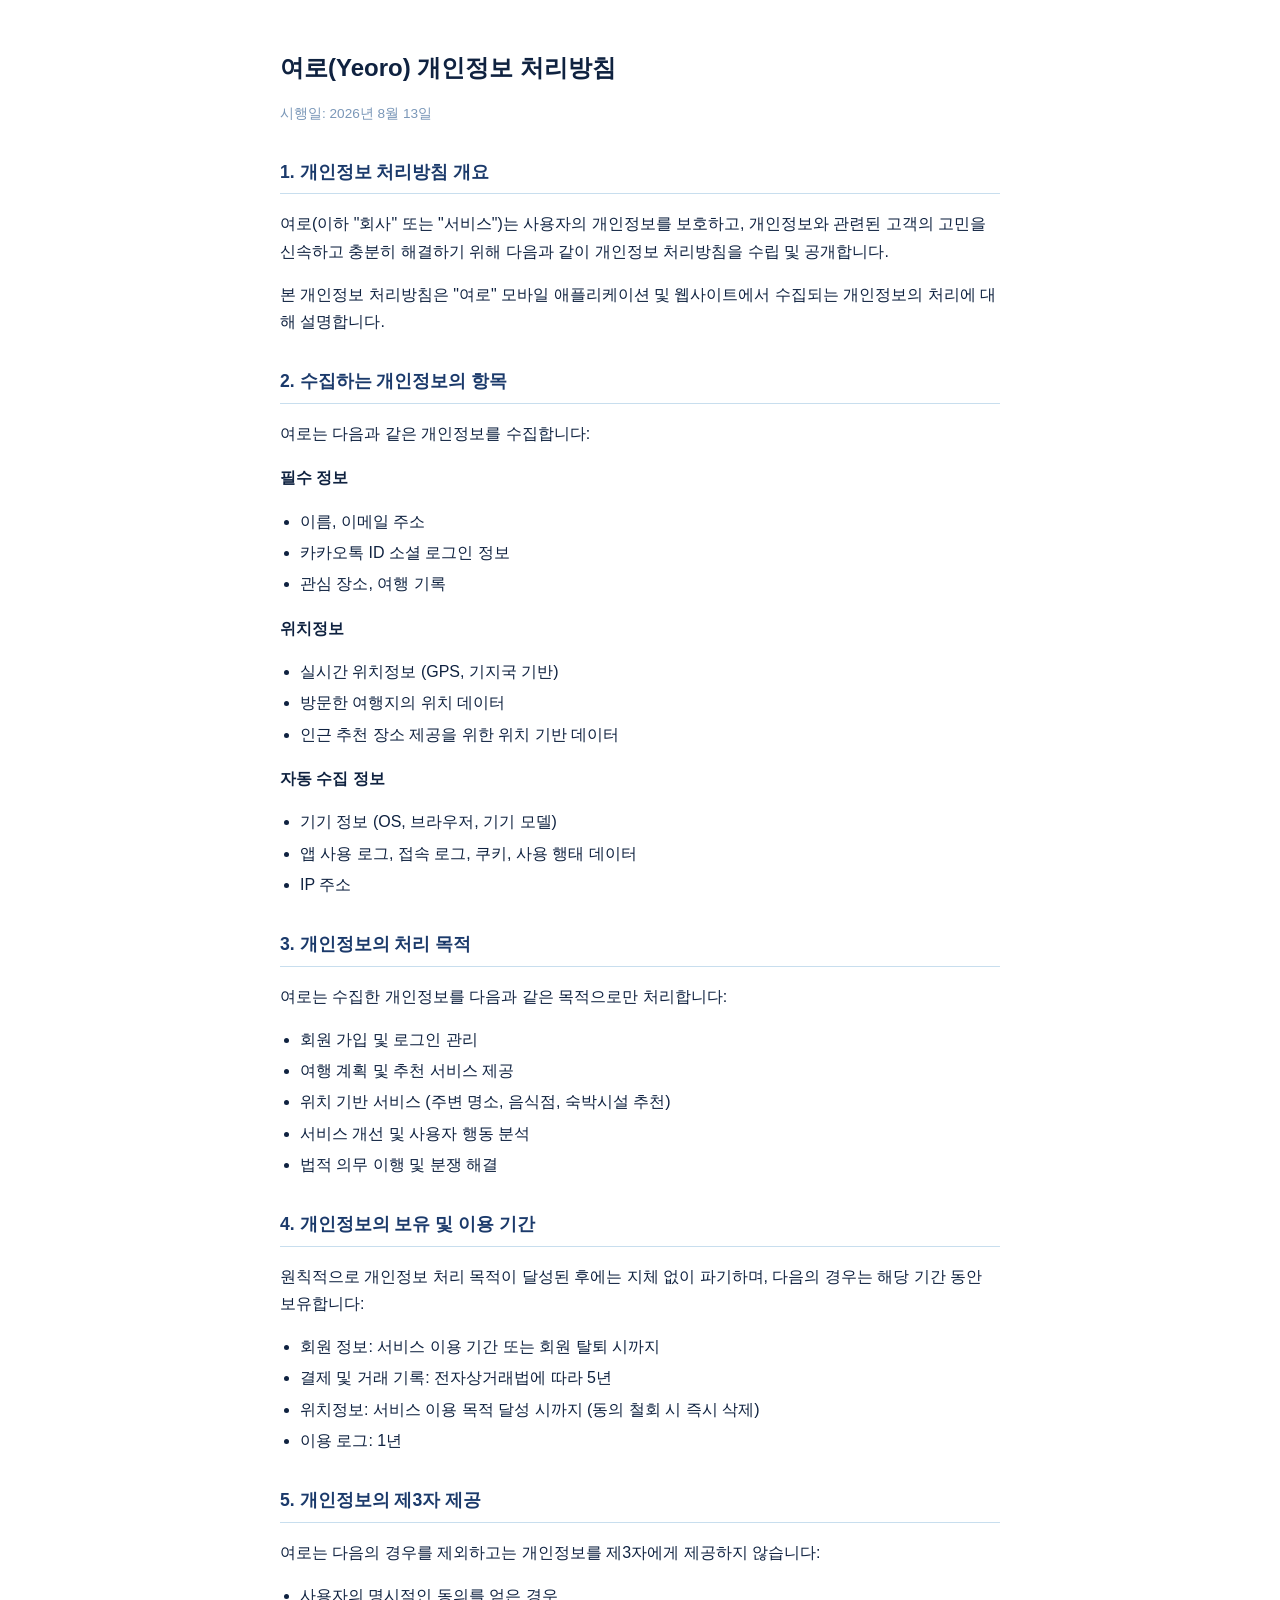
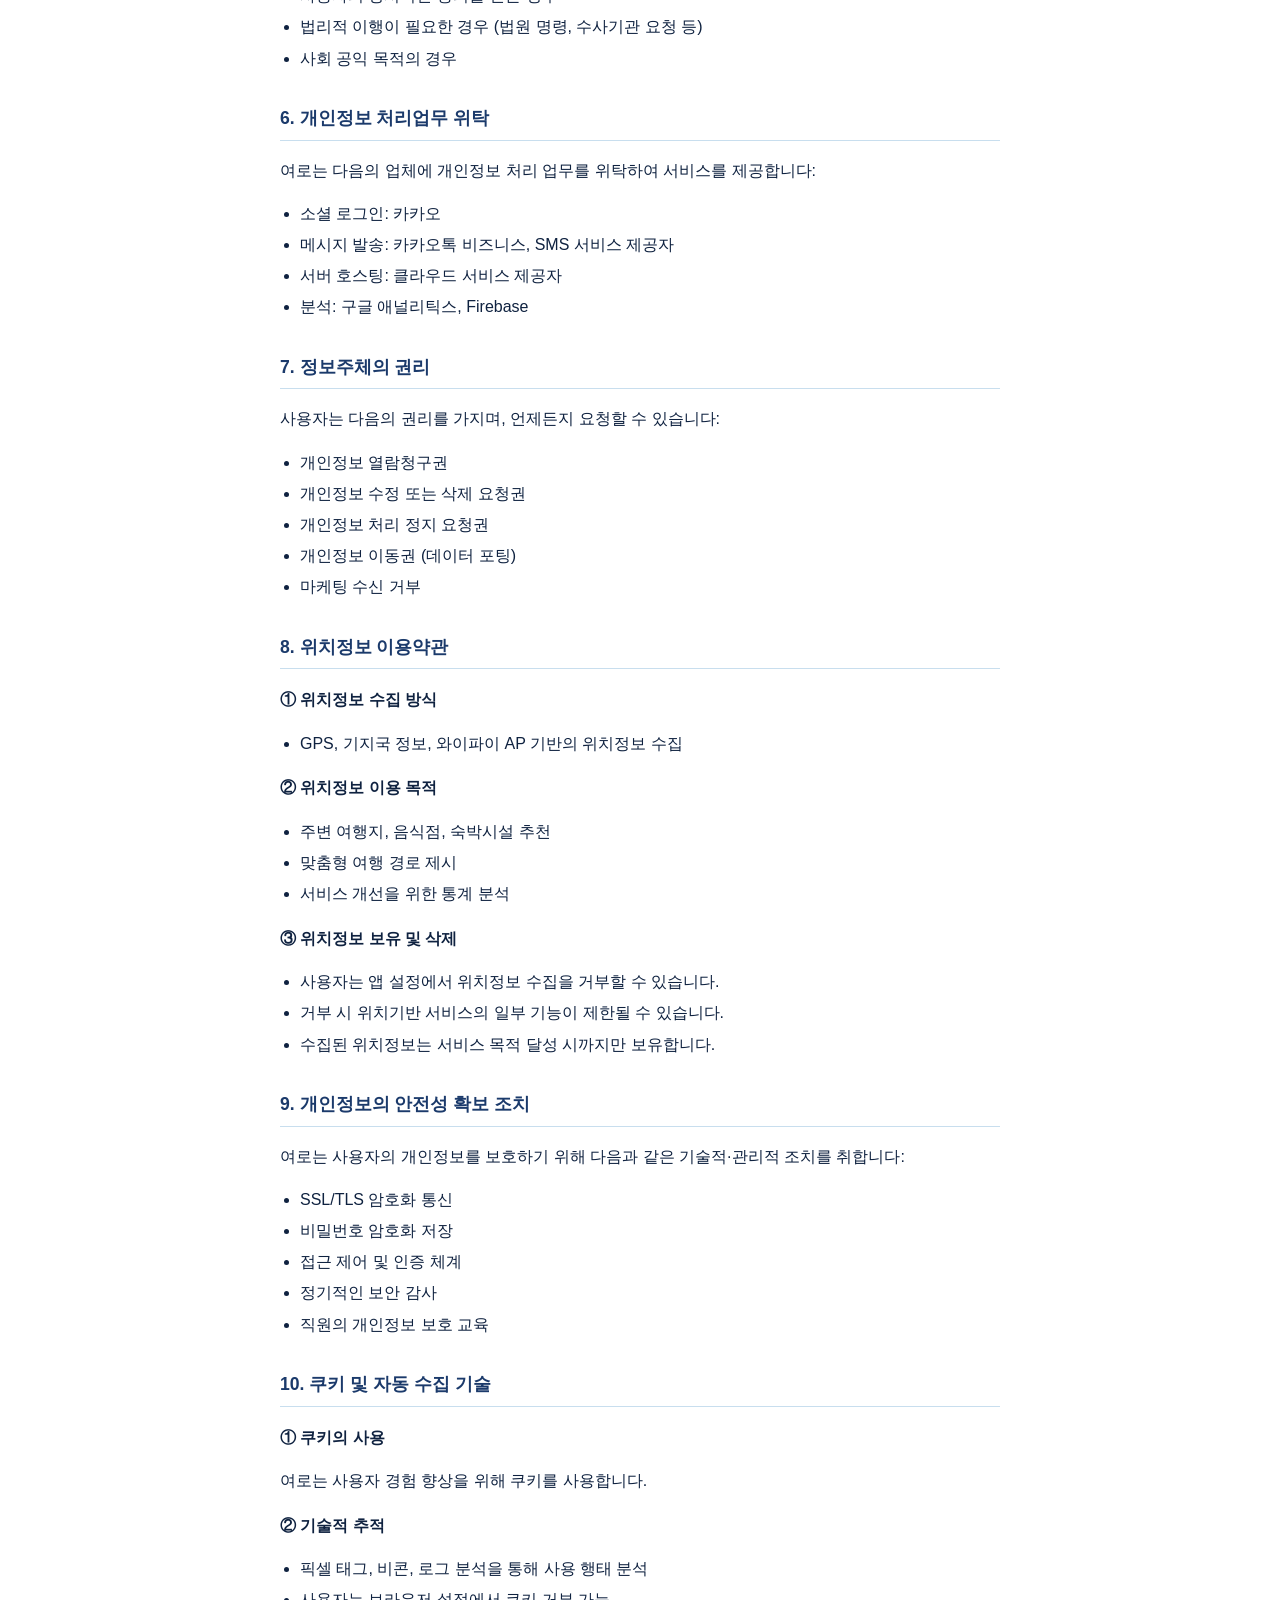
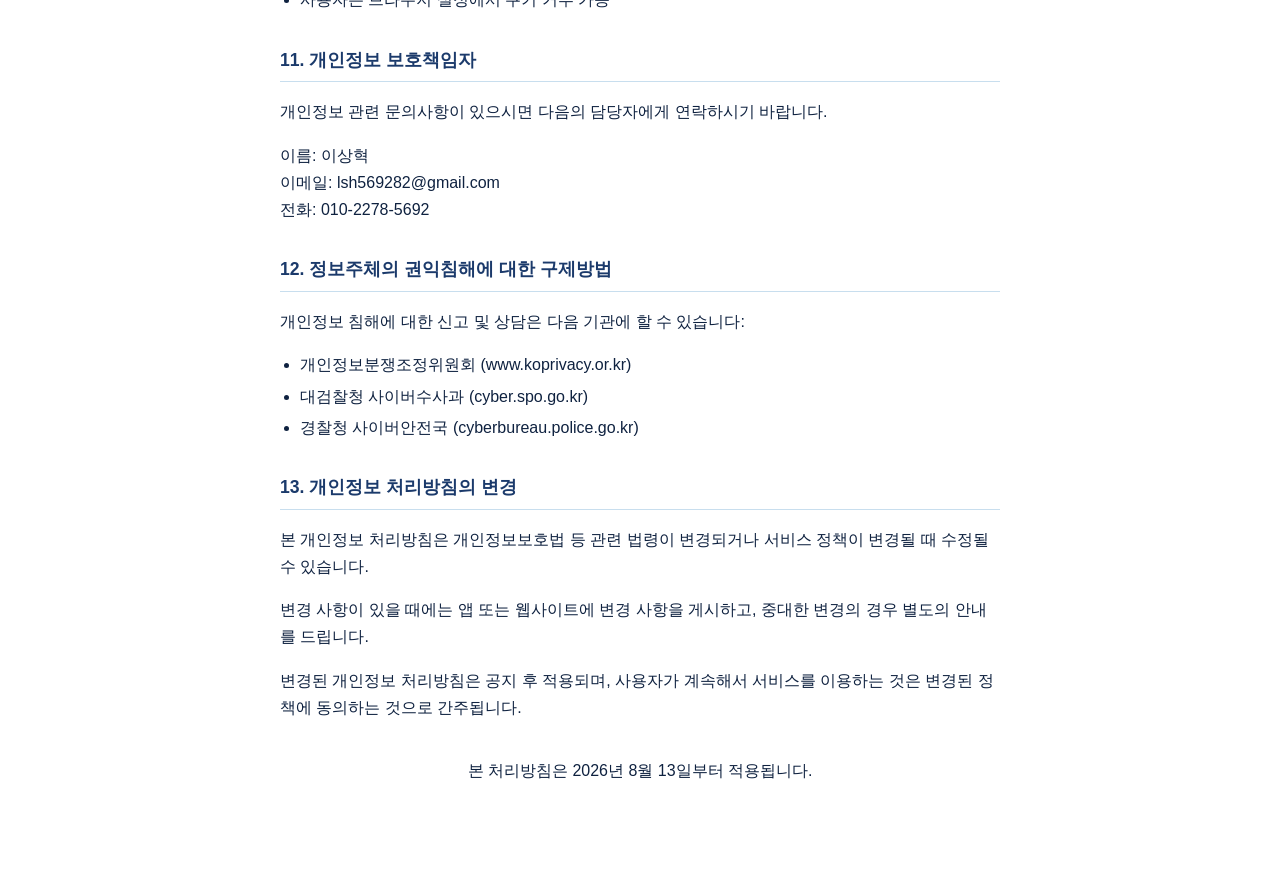
<file: frontend/privacy-policy.html>
<!DOCTYPE html>
<html lang="ko">
<head>
<meta charset="UTF-8">
<meta name="viewport" content="width=device-width, initial-scale=1.0">
<title>개인정보 처리방침 - 여로(yeoro)</title>
<style>
    body { font-family: -apple-system, BlinkMacSystemFont, 'Noto Sans KR', sans-serif; max-width: 720px; margin: 0 auto; padding: 32px 20px 80px; line-height: 1.7; color: #0F2240; }
    h1 { font-size: 1.5em; margin-bottom: 4px; }
    .updated { color: #7A97B8; font-size: 0.85em; margin-bottom: 32px; }
    h2 { font-size: 1.1em; margin-top: 32px; color: #1B3A6B; border-bottom: 1px solid #C8DEEE; padding-bottom: 6px; }
    h3 { font-size: 0.98em; margin: 18px 0 6px; color: #0F2240; }
    ul { padding-left: 20px; }
    li { margin: 4px 0; }
</style>
</head>
<body>

<h1>여로(Yeoro) 개인정보 처리방침</h1>
<p class="updated">시행일: 2026년 8월 13일</p>

<h2>1. 개인정보 처리방침 개요</h2>
<p>여로(이하 "회사" 또는 "서비스")는 사용자의 개인정보를 보호하고, 개인정보와 관련된 고객의 고민을 신속하고 충분히 해결하기 위해 다음과 같이 개인정보 처리방침을 수립 및 공개합니다.</p>
<p>본 개인정보 처리방침은 "여로" 모바일 애플리케이션 및 웹사이트에서 수집되는 개인정보의 처리에 대해 설명합니다.</p>

<h2>2. 수집하는 개인정보의 항목</h2>
<p>여로는 다음과 같은 개인정보를 수집합니다:</p>
<h3>필수 정보</h3>
<ul>
    <li>이름, 이메일 주소</li>
    <li>카카오톡 ID 소셜 로그인 정보</li>
    <li>관심 장소, 여행 기록</li>
</ul>
<h3>위치정보</h3>
<ul>
    <li>실시간 위치정보 (GPS, 기지국 기반)</li>
    <li>방문한 여행지의 위치 데이터</li>
    <li>인근 추천 장소 제공을 위한 위치 기반 데이터</li>
</ul>
<h3>자동 수집 정보</h3>
<ul>
    <li>기기 정보 (OS, 브라우저, 기기 모델)</li>
    <li>앱 사용 로그, 접속 로그, 쿠키, 사용 행태 데이터</li>
    <li>IP 주소</li>
</ul>

<h2>3. 개인정보의 처리 목적</h2>
<p>여로는 수집한 개인정보를 다음과 같은 목적으로만 처리합니다:</p>
<ul>
    <li>회원 가입 및 로그인 관리</li>
    <li>여행 계획 및 추천 서비스 제공</li>
    <li>위치 기반 서비스 (주변 명소, 음식점, 숙박시설 추천)</li>
    <li>서비스 개선 및 사용자 행동 분석</li>
    <li>법적 의무 이행 및 분쟁 해결</li>
</ul>

<h2>4. 개인정보의 보유 및 이용 기간</h2>
<p>원칙적으로 개인정보 처리 목적이 달성된 후에는 지체 없이 파기하며, 다음의 경우는 해당 기간 동안 보유합니다:</p>
<ul>
    <li>회원 정보: 서비스 이용 기간 또는 회원 탈퇴 시까지</li>
    <li>결제 및 거래 기록: 전자상거래법에 따라 5년</li>
    <li>위치정보: 서비스 이용 목적 달성 시까지 (동의 철회 시 즉시 삭제)</li>
    <li>이용 로그: 1년</li>
</ul>

<h2>5. 개인정보의 제3자 제공</h2>
<p>여로는 다음의 경우를 제외하고는 개인정보를 제3자에게 제공하지 않습니다:</p>
<ul>
    <li>사용자의 명시적인 동의를 얻은 경우</li>
    <li>법리적 이행이 필요한 경우 (법원 명령, 수사기관 요청 등)</li>
    <li>사회 공익 목적의 경우</li>
</ul>

<h2>6. 개인정보 처리업무 위탁</h2>
<p>여로는 다음의 업체에 개인정보 처리 업무를 위탁하여 서비스를 제공합니다:</p>
<ul>
    <li>소셜 로그인: 카카오</li>
    <li>메시지 발송: 카카오톡 비즈니스, SMS 서비스 제공자</li>
    <li>서버 호스팅: 클라우드 서비스 제공자</li>
    <li>분석: 구글 애널리틱스, Firebase</li>
</ul>

<h2>7. 정보주체의 권리</h2>
<p>사용자는 다음의 권리를 가지며, 언제든지 요청할 수 있습니다:</p>
<ul>
    <li>개인정보 열람청구권</li>
    <li>개인정보 수정 또는 삭제 요청권</li>
    <li>개인정보 처리 정지 요청권</li>
    <li>개인정보 이동권 (데이터 포팅)</li>
    <li>마케팅 수신 거부</li>
</ul>

<h2>8. 위치정보 이용약관</h2>
<h3>① 위치정보 수집 방식</h3>
<ul>
    <li>GPS, 기지국 정보, 와이파이 AP 기반의 위치정보 수집</li>
</ul>
<h3>② 위치정보 이용 목적</h3>
<ul>
    <li>주변 여행지, 음식점, 숙박시설 추천</li>
    <li>맞춤형 여행 경로 제시</li>
    <li>서비스 개선을 위한 통계 분석</li>
</ul>
<h3>③ 위치정보 보유 및 삭제</h3>
<ul>
    <li>사용자는 앱 설정에서 위치정보 수집을 거부할 수 있습니다.</li>
    <li>거부 시 위치기반 서비스의 일부 기능이 제한될 수 있습니다.</li>
    <li>수집된 위치정보는 서비스 목적 달성 시까지만 보유합니다.</li>
</ul>

<h2>9. 개인정보의 안전성 확보 조치</h2>
<p>여로는 사용자의 개인정보를 보호하기 위해 다음과 같은 기술적·관리적 조치를 취합니다:</p>
<ul>
    <li>SSL/TLS 암호화 통신</li>
    <li>비밀번호 암호화 저장</li>
    <li>접근 제어 및 인증 체계</li>
    <li>정기적인 보안 감사</li>
    <li>직원의 개인정보 보호 교육</li>
</ul>

<h2>10. 쿠키 및 자동 수집 기술</h2>
<h3>① 쿠키의 사용</h3>
<p>여로는 사용자 경험 향상을 위해 쿠키를 사용합니다.</p>
<h3>② 기술적 추적</h3>
<ul>
    <li>픽셀 태그, 비콘, 로그 분석을 통해 사용 행태 분석</li>
    <li>사용자는 브라우저 설정에서 쿠키 거부 가능</li>
</ul>

<h2>11. 개인정보 보호책임자</h2>
<p>개인정보 관련 문의사항이 있으시면 다음의 담당자에게 연락하시기 바랍니다.</p>
<p>
    이름: 이상혁<br>
    이메일: lsh569282@gmail.com<br>
    전화: 010-2278-5692
</p>

<h2>12. 정보주체의 권익침해에 대한 구제방법</h2>
<p>개인정보 침해에 대한 신고 및 상담은 다음 기관에 할 수 있습니다:</p>
<ul>
    <li>개인정보분쟁조정위원회 (www.koprivacy.or.kr)</li>
    <li>대검찰청 사이버수사과 (cyber.spo.go.kr)</li>
    <li>경찰청 사이버안전국 (cyberbureau.police.go.kr)</li>
</ul>

<h2>13. 개인정보 처리방침의 변경</h2>
<p>본 개인정보 처리방침은 개인정보보호법 등 관련 법령이 변경되거나 서비스 정책이 변경될 때 수정될 수 있습니다.</p>
<p>변경 사항이 있을 때에는 앱 또는 웹사이트에 변경 사항을 게시하고, 중대한 변경의 경우 별도의 안내를 드립니다.</p>
<p>변경된 개인정보 처리방침은 공지 후 적용되며, 사용자가 계속해서 서비스를 이용하는 것은 변경된 정책에 동의하는 것으로 간주됩니다.</p>

<p style="text-align:center;margin-top:36px;">본 처리방침은 2026년 8월 13일부터 적용됩니다.</p>

</body>
</html>
</file>
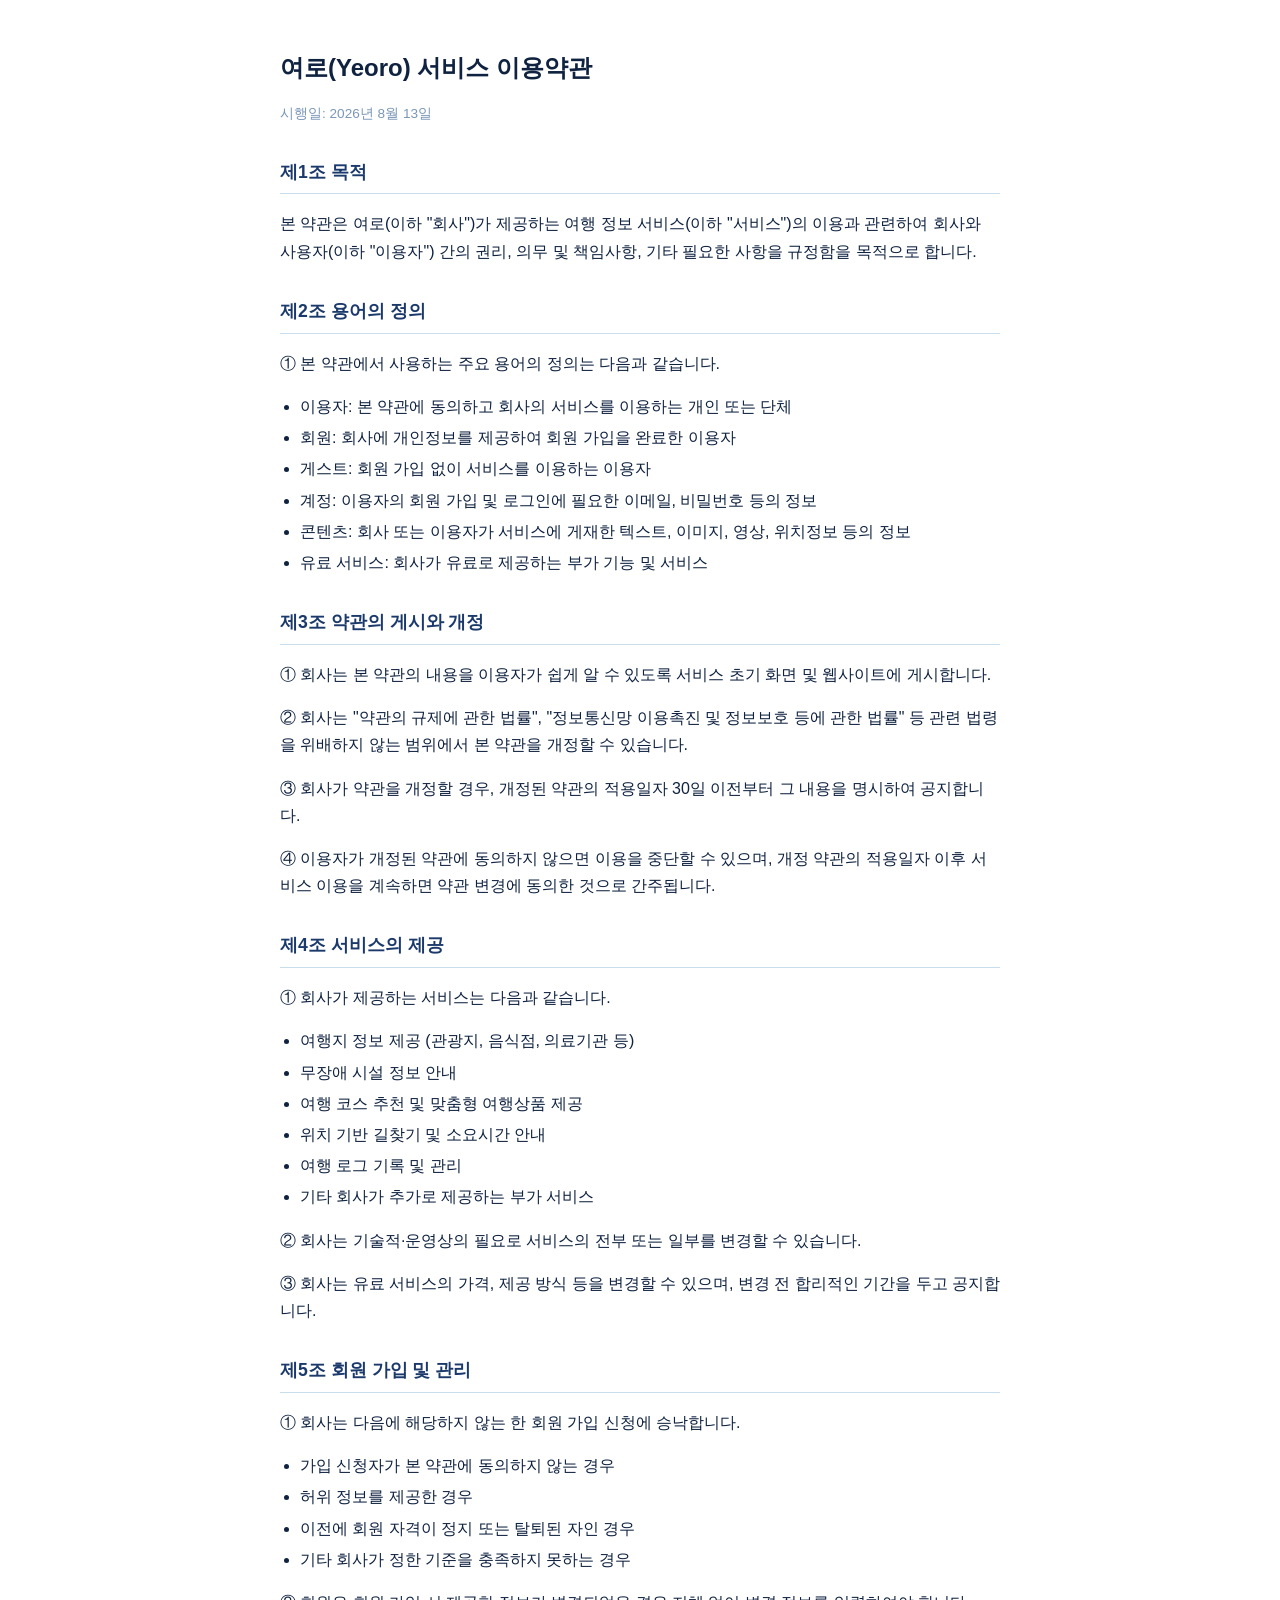
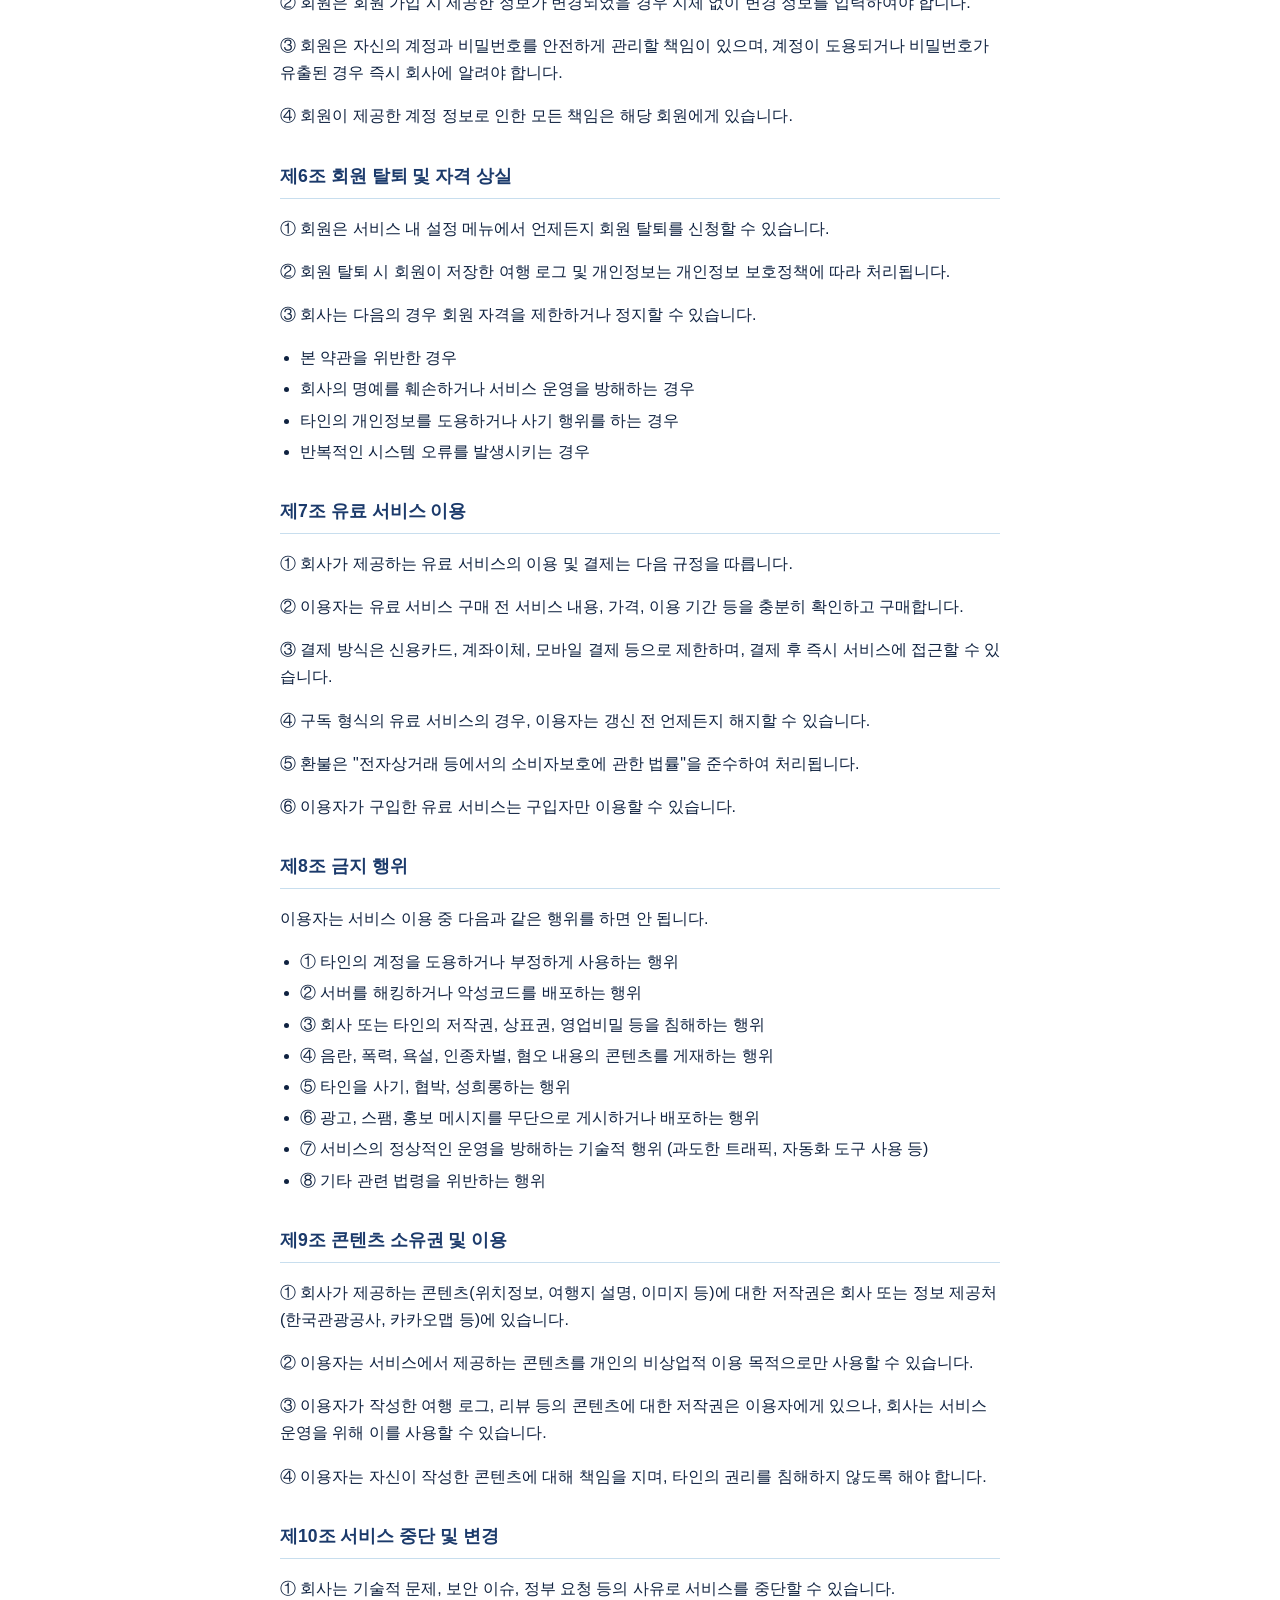
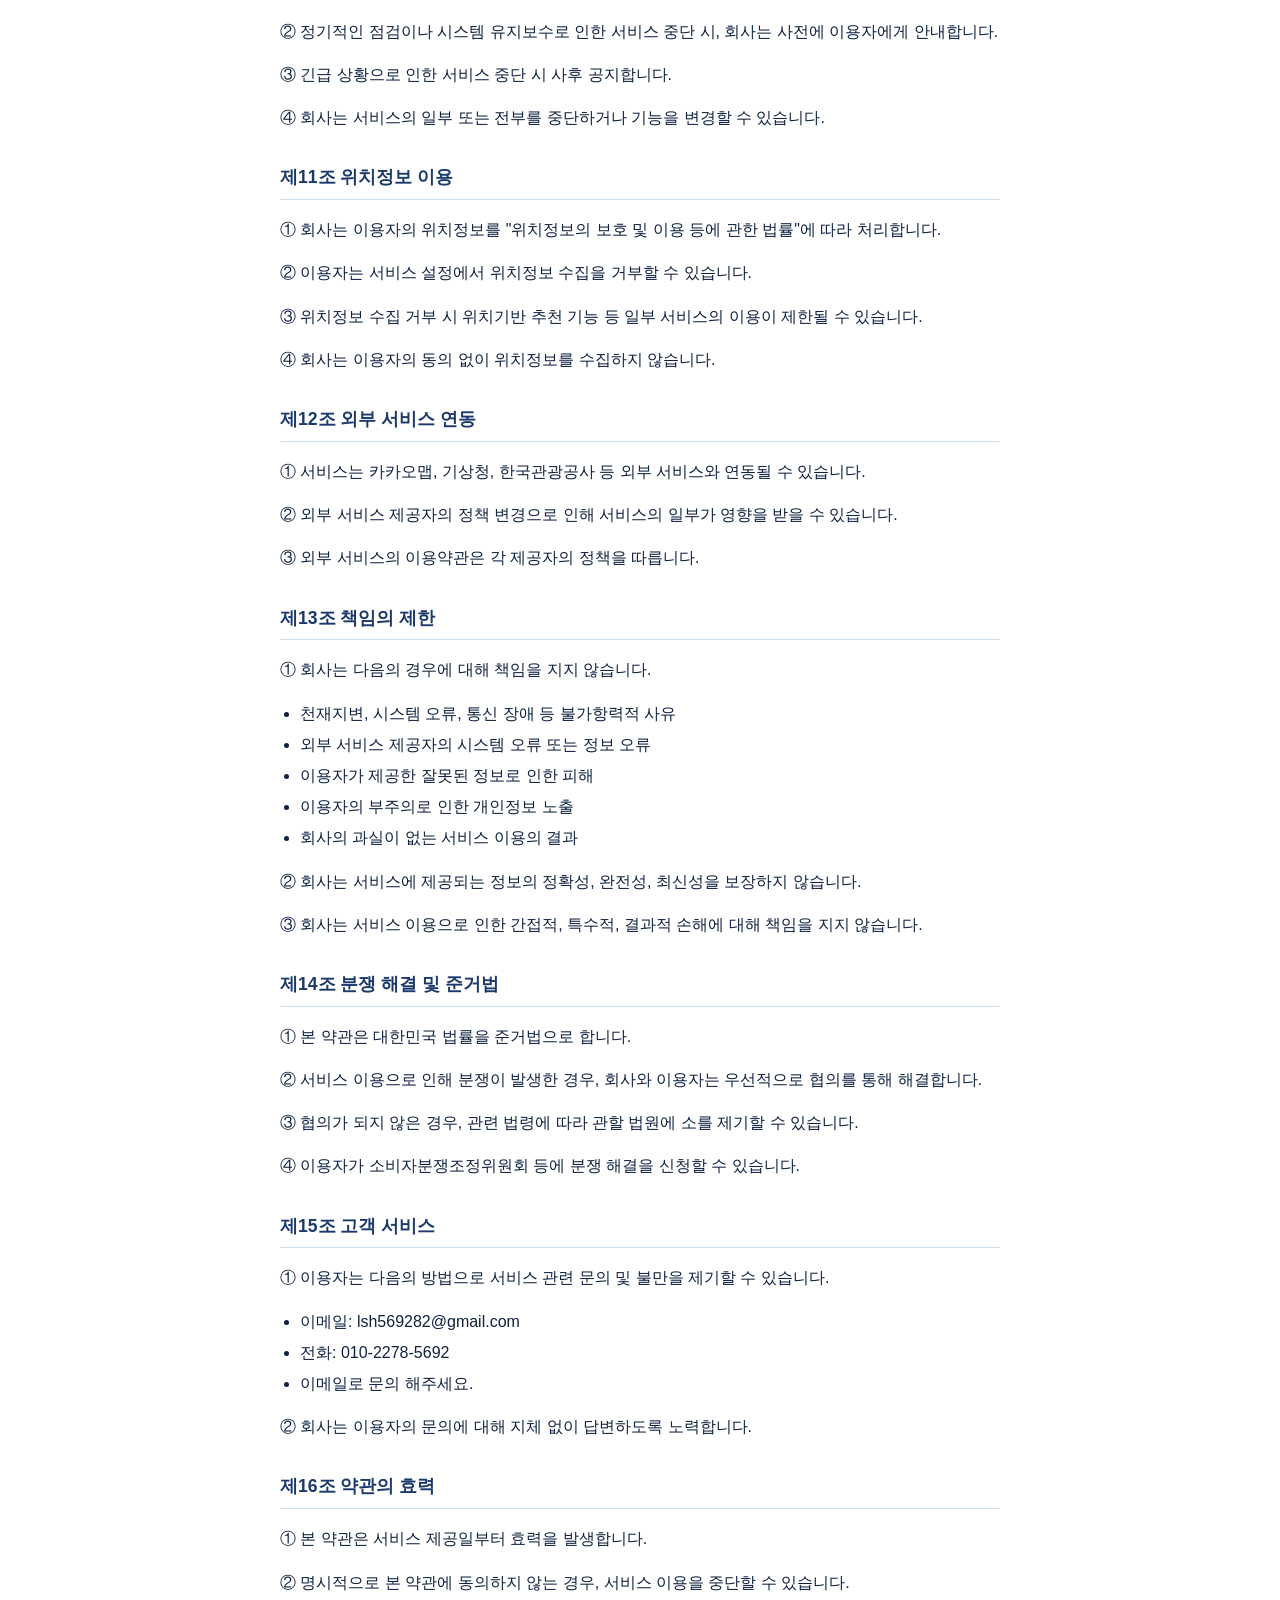
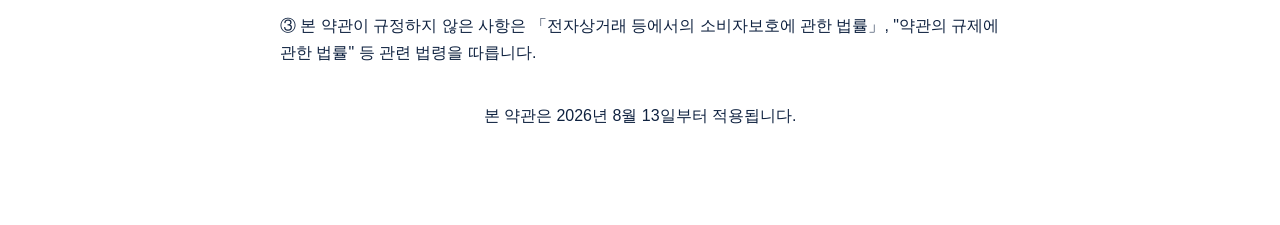
<file: frontend/terms.html>
<!DOCTYPE html>
<html lang="ko">
<head>
<meta charset="UTF-8">
<meta name="viewport" content="width=device-width, initial-scale=1.0">
<title>서비스 이용약관 - 여로(yeoro)</title>
<style>
    body { font-family: -apple-system, BlinkMacSystemFont, 'Noto Sans KR', sans-serif; max-width: 720px; margin: 0 auto; padding: 32px 20px 80px; line-height: 1.7; color: #0F2240; }
    h1 { font-size: 1.5em; margin-bottom: 4px; }
    .updated { color: #7A97B8; font-size: 0.85em; margin-bottom: 32px; }
    h2 { font-size: 1.1em; margin-top: 32px; color: #1B3A6B; border-bottom: 1px solid #C8DEEE; padding-bottom: 6px; }
    ul { padding-left: 20px; }
    li { margin: 4px 0; }
</style>
</head>
<body>

<h1>여로(Yeoro) 서비스 이용약관</h1>
<p class="updated">시행일: 2026년 8월 13일</p>

<h2>제1조 목적</h2>
<p>본 약관은 여로(이하 "회사")가 제공하는 여행 정보 서비스(이하 "서비스")의 이용과 관련하여 회사와 사용자(이하 "이용자") 간의 권리, 의무 및 책임사항, 기타 필요한 사항을 규정함을 목적으로 합니다.</p>

<h2>제2조 용어의 정의</h2>
<p>① 본 약관에서 사용하는 주요 용어의 정의는 다음과 같습니다.</p>
<ul>
    <li>이용자: 본 약관에 동의하고 회사의 서비스를 이용하는 개인 또는 단체</li>
    <li>회원: 회사에 개인정보를 제공하여 회원 가입을 완료한 이용자</li>
    <li>게스트: 회원 가입 없이 서비스를 이용하는 이용자</li>
    <li>계정: 이용자의 회원 가입 및 로그인에 필요한 이메일, 비밀번호 등의 정보</li>
    <li>콘텐츠: 회사 또는 이용자가 서비스에 게재한 텍스트, 이미지, 영상, 위치정보 등의 정보</li>
    <li>유료 서비스: 회사가 유료로 제공하는 부가 기능 및 서비스</li>
</ul>

<h2>제3조 약관의 게시와 개정</h2>
<p>① 회사는 본 약관의 내용을 이용자가 쉽게 알 수 있도록 서비스 초기 화면 및 웹사이트에 게시합니다.</p>
<p>② 회사는 "약관의 규제에 관한 법률", "정보통신망 이용촉진 및 정보보호 등에 관한 법률" 등 관련 법령을 위배하지 않는 범위에서 본 약관을 개정할 수 있습니다.</p>
<p>③ 회사가 약관을 개정할 경우, 개정된 약관의 적용일자 30일 이전부터 그 내용을 명시하여 공지합니다.</p>
<p>④ 이용자가 개정된 약관에 동의하지 않으면 이용을 중단할 수 있으며, 개정 약관의 적용일자 이후 서비스 이용을 계속하면 약관 변경에 동의한 것으로 간주됩니다.</p>

<h2>제4조 서비스의 제공</h2>
<p>① 회사가 제공하는 서비스는 다음과 같습니다.</p>
<ul>
    <li>여행지 정보 제공 (관광지, 음식점, 의료기관 등)</li>
    <li>무장애 시설 정보 안내</li>
    <li>여행 코스 추천 및 맞춤형 여행상품 제공</li>
    <li>위치 기반 길찾기 및 소요시간 안내</li>
    <li>여행 로그 기록 및 관리</li>
    <li>기타 회사가 추가로 제공하는 부가 서비스</li>
</ul>
<p>② 회사는 기술적·운영상의 필요로 서비스의 전부 또는 일부를 변경할 수 있습니다.</p>
<p>③ 회사는 유료 서비스의 가격, 제공 방식 등을 변경할 수 있으며, 변경 전 합리적인 기간을 두고 공지합니다.</p>

<h2>제5조 회원 가입 및 관리</h2>
<p>① 회사는 다음에 해당하지 않는 한 회원 가입 신청에 승낙합니다.</p>
<ul>
    <li>가입 신청자가 본 약관에 동의하지 않는 경우</li>
    <li>허위 정보를 제공한 경우</li>
    <li>이전에 회원 자격이 정지 또는 탈퇴된 자인 경우</li>
    <li>기타 회사가 정한 기준을 충족하지 못하는 경우</li>
</ul>
<p>② 회원은 회원 가입 시 제공한 정보가 변경되었을 경우 지체 없이 변경 정보를 입력하여야 합니다.</p>
<p>③ 회원은 자신의 계정과 비밀번호를 안전하게 관리할 책임이 있으며, 계정이 도용되거나 비밀번호가 유출된 경우 즉시 회사에 알려야 합니다.</p>
<p>④ 회원이 제공한 계정 정보로 인한 모든 책임은 해당 회원에게 있습니다.</p>

<h2>제6조 회원 탈퇴 및 자격 상실</h2>
<p>① 회원은 서비스 내 설정 메뉴에서 언제든지 회원 탈퇴를 신청할 수 있습니다.</p>
<p>② 회원 탈퇴 시 회원이 저장한 여행 로그 및 개인정보는 개인정보 보호정책에 따라 처리됩니다.</p>
<p>③ 회사는 다음의 경우 회원 자격을 제한하거나 정지할 수 있습니다.</p>
<ul>
    <li>본 약관을 위반한 경우</li>
    <li>회사의 명예를 훼손하거나 서비스 운영을 방해하는 경우</li>
    <li>타인의 개인정보를 도용하거나 사기 행위를 하는 경우</li>
    <li>반복적인 시스템 오류를 발생시키는 경우</li>
</ul>

<h2>제7조 유료 서비스 이용</h2>
<p>① 회사가 제공하는 유료 서비스의 이용 및 결제는 다음 규정을 따릅니다.</p>
<p>② 이용자는 유료 서비스 구매 전 서비스 내용, 가격, 이용 기간 등을 충분히 확인하고 구매합니다.</p>
<p>③ 결제 방식은 신용카드, 계좌이체, 모바일 결제 등으로 제한하며, 결제 후 즉시 서비스에 접근할 수 있습니다.</p>
<p>④ 구독 형식의 유료 서비스의 경우, 이용자는 갱신 전 언제든지 해지할 수 있습니다.</p>
<p>⑤ 환불은 "전자상거래 등에서의 소비자보호에 관한 법률"을 준수하여 처리됩니다.</p>
<p>⑥ 이용자가 구입한 유료 서비스는 구입자만 이용할 수 있습니다.</p>

<h2>제8조 금지 행위</h2>
<p>이용자는 서비스 이용 중 다음과 같은 행위를 하면 안 됩니다.</p>
<ul>
    <li>① 타인의 계정을 도용하거나 부정하게 사용하는 행위</li>
    <li>② 서버를 해킹하거나 악성코드를 배포하는 행위</li>
    <li>③ 회사 또는 타인의 저작권, 상표권, 영업비밀 등을 침해하는 행위</li>
    <li>④ 음란, 폭력, 욕설, 인종차별, 혐오 내용의 콘텐츠를 게재하는 행위</li>
    <li>⑤ 타인을 사기, 협박, 성희롱하는 행위</li>
    <li>⑥ 광고, 스팸, 홍보 메시지를 무단으로 게시하거나 배포하는 행위</li>
    <li>⑦ 서비스의 정상적인 운영을 방해하는 기술적 행위 (과도한 트래픽, 자동화 도구 사용 등)</li>
    <li>⑧ 기타 관련 법령을 위반하는 행위</li>
</ul>

<h2>제9조 콘텐츠 소유권 및 이용</h2>
<p>① 회사가 제공하는 콘텐츠(위치정보, 여행지 설명, 이미지 등)에 대한 저작권은 회사 또는 정보 제공처(한국관광공사, 카카오맵 등)에 있습니다.</p>
<p>② 이용자는 서비스에서 제공하는 콘텐츠를 개인의 비상업적 이용 목적으로만 사용할 수 있습니다.</p>
<p>③ 이용자가 작성한 여행 로그, 리뷰 등의 콘텐츠에 대한 저작권은 이용자에게 있으나, 회사는 서비스 운영을 위해 이를 사용할 수 있습니다.</p>
<p>④ 이용자는 자신이 작성한 콘텐츠에 대해 책임을 지며, 타인의 권리를 침해하지 않도록 해야 합니다.</p>

<h2>제10조 서비스 중단 및 변경</h2>
<p>① 회사는 기술적 문제, 보안 이슈, 정부 요청 등의 사유로 서비스를 중단할 수 있습니다.</p>
<p>② 정기적인 점검이나 시스템 유지보수로 인한 서비스 중단 시, 회사는 사전에 이용자에게 안내합니다.</p>
<p>③ 긴급 상황으로 인한 서비스 중단 시 사후 공지합니다.</p>
<p>④ 회사는 서비스의 일부 또는 전부를 중단하거나 기능을 변경할 수 있습니다.</p>

<h2>제11조 위치정보 이용</h2>
<p>① 회사는 이용자의 위치정보를 "위치정보의 보호 및 이용 등에 관한 법률"에 따라 처리합니다.</p>
<p>② 이용자는 서비스 설정에서 위치정보 수집을 거부할 수 있습니다.</p>
<p>③ 위치정보 수집 거부 시 위치기반 추천 기능 등 일부 서비스의 이용이 제한될 수 있습니다.</p>
<p>④ 회사는 이용자의 동의 없이 위치정보를 수집하지 않습니다.</p>

<h2>제12조 외부 서비스 연동</h2>
<p>① 서비스는 카카오맵, 기상청, 한국관광공사 등 외부 서비스와 연동될 수 있습니다.</p>
<p>② 외부 서비스 제공자의 정책 변경으로 인해 서비스의 일부가 영향을 받을 수 있습니다.</p>
<p>③ 외부 서비스의 이용약관은 각 제공자의 정책을 따릅니다.</p>

<h2>제13조 책임의 제한</h2>
<p>① 회사는 다음의 경우에 대해 책임을 지지 않습니다.</p>
<ul>
    <li>천재지변, 시스템 오류, 통신 장애 등 불가항력적 사유</li>
    <li>외부 서비스 제공자의 시스템 오류 또는 정보 오류</li>
    <li>이용자가 제공한 잘못된 정보로 인한 피해</li>
    <li>이용자의 부주의로 인한 개인정보 노출</li>
    <li>회사의 과실이 없는 서비스 이용의 결과</li>
</ul>
<p>② 회사는 서비스에 제공되는 정보의 정확성, 완전성, 최신성을 보장하지 않습니다.</p>
<p>③ 회사는 서비스 이용으로 인한 간접적, 특수적, 결과적 손해에 대해 책임을 지지 않습니다.</p>

<h2>제14조 분쟁 해결 및 준거법</h2>
<p>① 본 약관은 대한민국 법률을 준거법으로 합니다.</p>
<p>② 서비스 이용으로 인해 분쟁이 발생한 경우, 회사와 이용자는 우선적으로 협의를 통해 해결합니다.</p>
<p>③ 협의가 되지 않은 경우, 관련 법령에 따라 관할 법원에 소를 제기할 수 있습니다.</p>
<p>④ 이용자가 소비자분쟁조정위원회 등에 분쟁 해결을 신청할 수 있습니다.</p>

<h2>제15조 고객 서비스</h2>
<p>① 이용자는 다음의 방법으로 서비스 관련 문의 및 불만을 제기할 수 있습니다.</p>
<ul>
    <li>이메일: lsh569282@gmail.com</li>
    <li>전화: 010-2278-5692</li>
    <li>이메일로 문의 해주세요.</li>
</ul>
<p>② 회사는 이용자의 문의에 대해 지체 없이 답변하도록 노력합니다.</p>

<h2>제16조 약관의 효력</h2>
<p>① 본 약관은 서비스 제공일부터 효력을 발생합니다.</p>
<p>② 명시적으로 본 약관에 동의하지 않는 경우, 서비스 이용을 중단할 수 있습니다.</p>
<p>③ 본 약관이 규정하지 않은 사항은 「전자상거래 등에서의 소비자보호에 관한 법률」, "약관의 규제에 관한 법률" 등 관련 법령을 따릅니다.</p>

<p style="text-align:center;margin-top:36px;">본 약관은 2026년 8월 13일부터 적용됩니다.</p>

</body>
</html>
</file>
